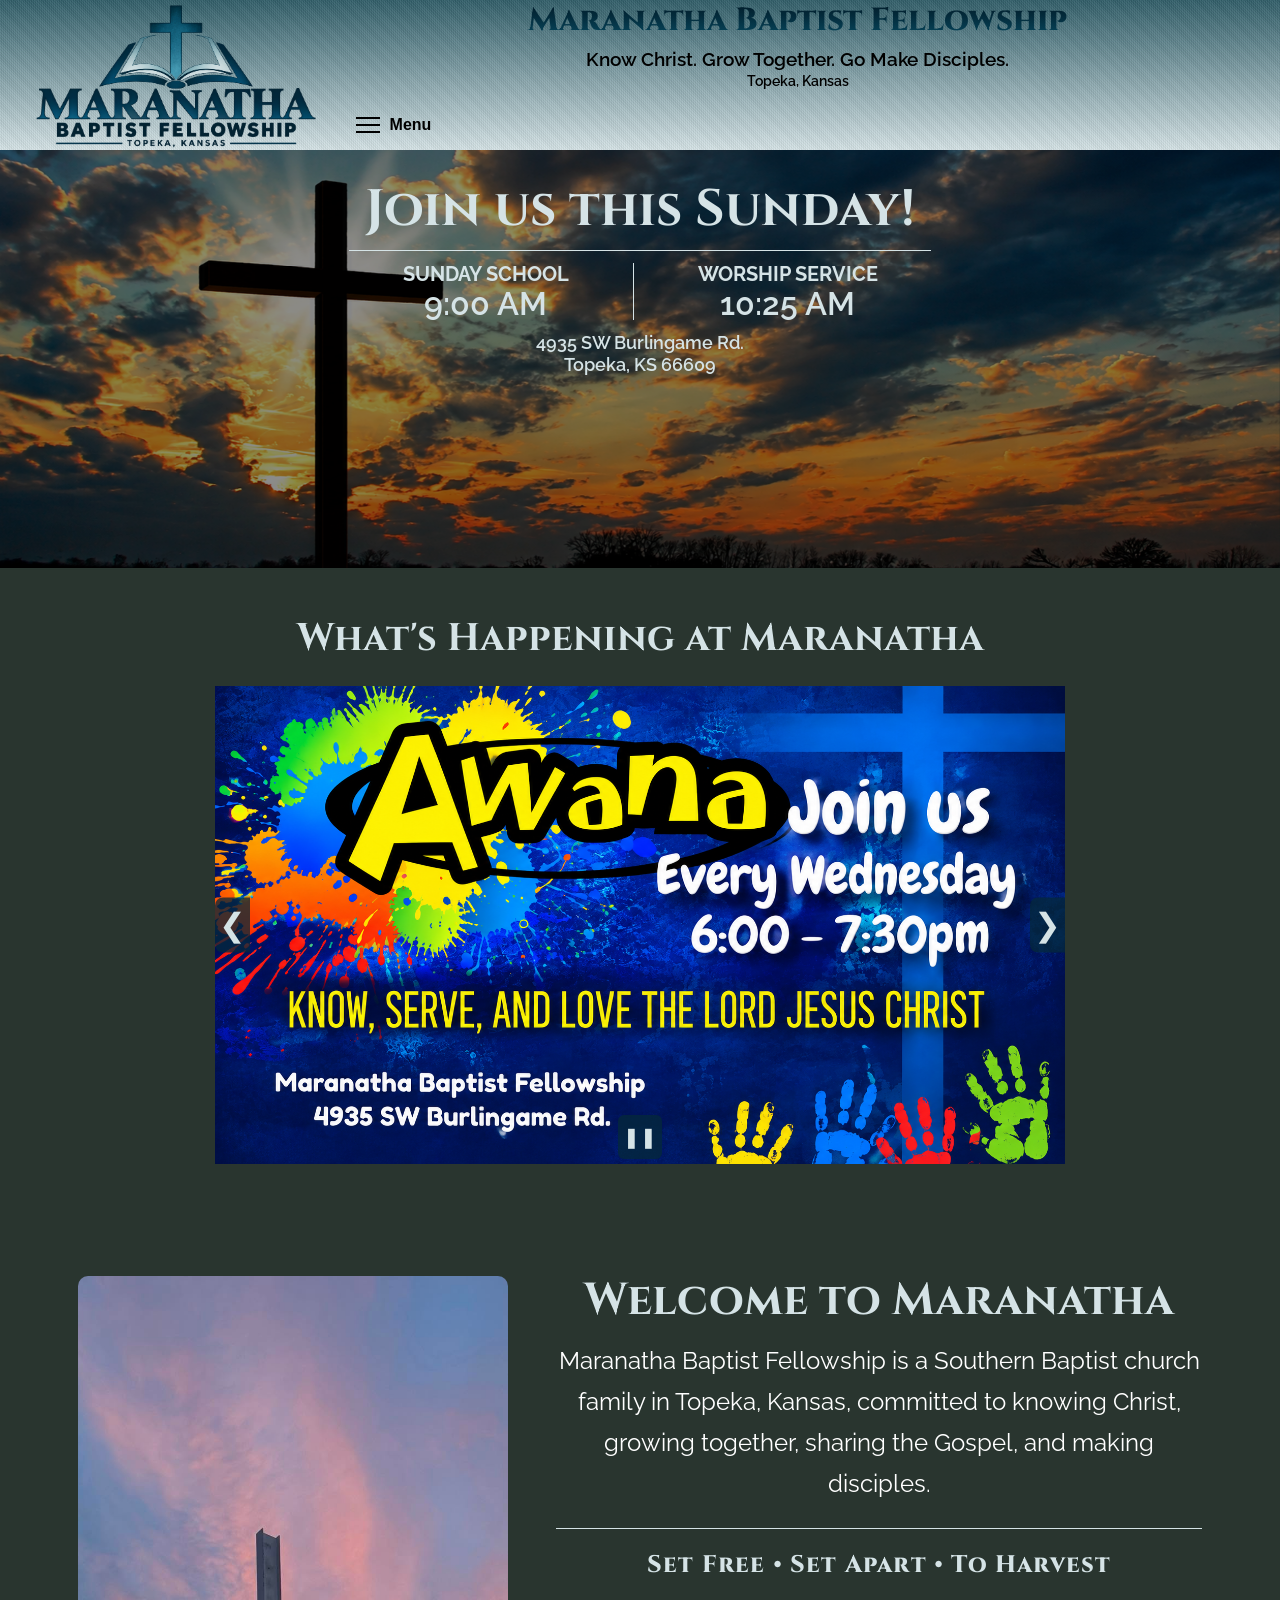
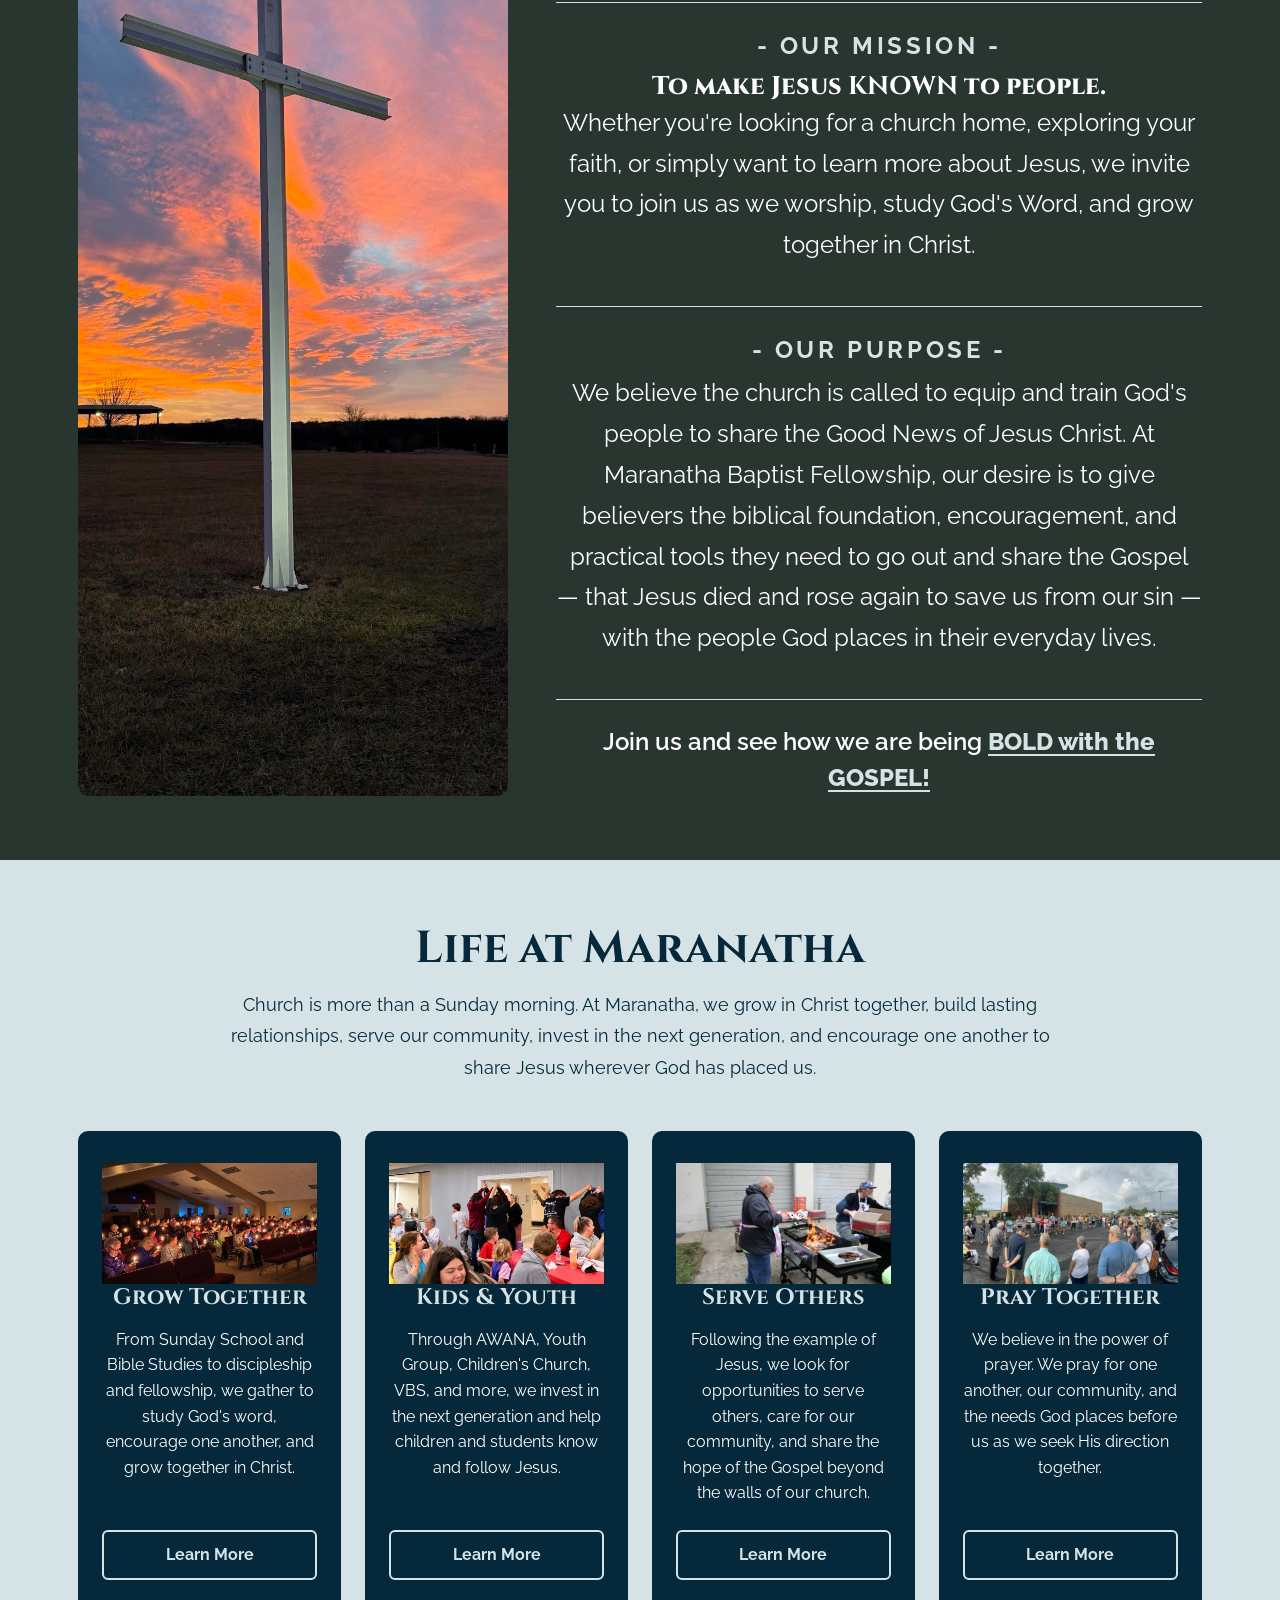
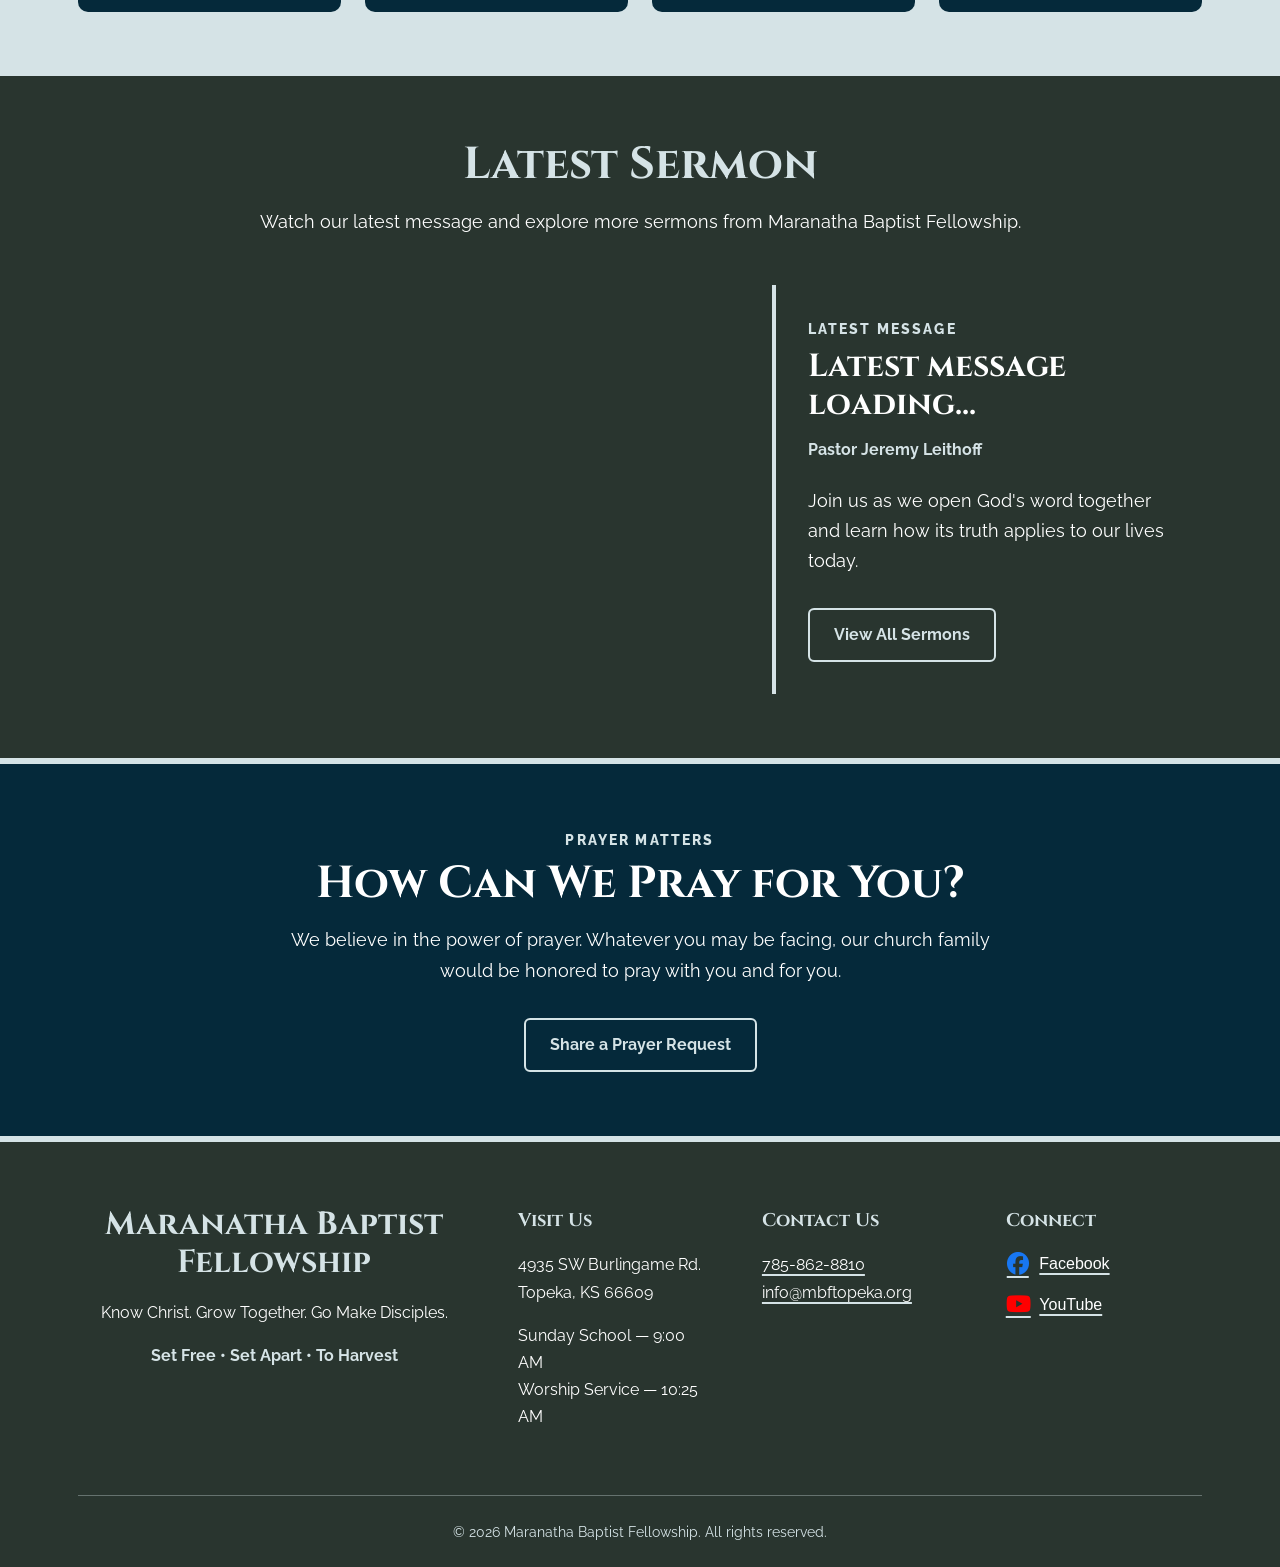
<file: index.html>
<!DOCTYPE html>
<html lang="en">
<head>
	<meta charset="UTF-8">
	<meta name="viewport" content="width=device-width, initial-scale=1.0">
	
	<link rel="preconnect" href="https://fonts.googleapis.com">
	<link rel="preconnect" href="https://fonts.gstatic.com" crossorigin>
	<link href="https://fonts.googleapis.com/css2?family=Raleway:wght@400;600;700;800&display=swap" rel="stylesheet">
	<link href="https://fonts.googleapis.com/css2?family=Cinzel:wght@800&display=swap" rel="stylesheet">
	<link rel="stylesheet" href="https://cdnjs.cloudflare.com/ajax/libs/font-awesome/6.7.2/css/all.min.css">
	<title>Maranatha Baptist Fellowship | Topeka, Kansas</title>
	
	<meta name="description" content="Maranatha Baptist Fellowship in Topeka, Kansas.">
	
	<link rel="stylesheet" href="css/styles.css">
</head>

<body>
	<header class="site-header">
    <div class="container">

        <a class="site-logo" href="index.html">
            <img
                src="Church Photos/Logo5.png"
                alt="Maranatha Baptist Fellowship"
            >
        </a>

        <div class="header-content">

            <div class="header-identity">
                <h1>Maranatha Baptist Fellowship</h1>

                <p class="header-message">
                    Know Christ. Grow Together. Go Make Disciples.
                </p>

                <p class="header-location">
                    Topeka, Kansas
                </p>
            </div>

            <div class="menu-wrapper">
				<button
					class="menu-toggle"
					type="button"
					aria-expanded="false"
					aria-controls="main-navigation"
				>
					<span class="menu-toggle-icon" aria-hidden="true"></span>
					<span class="menu-toggle-text">Menu</span>
				</button>
				<nav class="main-nav" id="main-navigation" aria-label="Main navigation">
					<ul>
						<li><a href="pages/new-here.html">New Here?</a></li>
						<li class="has-dropdown">
							<button 
								class="dropdown-toggle" 
								type="button"
								aria-expanded="false"
							>
								About
							</button>
							<ul class="dropdown">
								<li><a href="pages/leadership.html">Leadership</a></li>
								<li><a href="pages/our-beliefs.html">Our Beliefs</a></li>
								<li><a href="pages/contact.html">Contact Us</a></li>
							</ul>
						</li>
						<li class="has-dropdown adult-ministries-nav">
							<button 
								class="dropdown-toggle" 
								type="button"
								aria-expanded="false"
							>
								Adult Ministries
							</button>
							<ul class="dropdown">
								<li><a href="pages/mens-ministries.html">Men's Ministries</a></li>
								<li><a href="pages/womens-ministries.html">Women's Ministries</a></li>
							</ul>
						</li>
						<li class="has-dropdown children-youth-nav">
							<button 
								class="dropdown-toggle" 
								type="button"
								aria-expanded="false"
							>
								Children/Youth Ministries
							</button>
							<ul class="dropdown">
								<li><a href="pages/awana.html">AWANA</a></li>
								<li><a href="pages/youth-group.html">Youth Group</a></li>
							</ul>
						</li>
						<li class="has-dropdown">
							<button 
								class="dropdown-toggle" 
								type="button"
								aria-expanded="false"
							>
								Online Sermons
							</button>
							<ul class="dropdown">
								<li><a href="pages/video-sermons.html">Video Sermons</a></li>
								<li><a href="pages/mp3-sermons.html">MP3 Sermons</a></li>
							</ul>
						</li>
						<li><a href="pages/devotions.html">Devotions</a></li>
						<li class="has-dropdown">
							<button 
								class="dropdown-toggle" 
								type="button"
								aria-expanded="false"
							>
								Calendar &amp; Events
							</button>
							<ul class="dropdown">
								<li><a href="pages/calendar.html">Calendar</a></li>
								<li><a href="pages/events.html">Events</a></li>
							</ul>
						</li>
						<li><a href="pages/give.html">Give</a></li>
					</ul>
				</nav>
			</div>
		</div>
	</div>
</header>

	<main>		
<section class="visit">

    <img
        class="visit-background"
        src="Church Photos/Background5.png"
        alt=""
    >

    <div class="container">
        <h2>Join us this Sunday!</h2>
        
        <div class="service-info">				
            <div class="service-times">
                <div class="service">
                    <h3>Sunday School</h3>
                    <p>9:00 AM</p>
                </div>
            
                <div class="service">
                    <h3>Worship Service</h3>
                    <p>10:25 AM</p>
                </div>
            </div>

            <p class="service-address">
                4935 SW Burlingame Rd.<br>
                Topeka, KS 66609
            </p>
        </div>
    </div>

</section>
		
		<section class="featured">
			<div class="container">
				<h2>What's Happening at Maranatha</h2>
				
				<div class="featured-slider">
					
					<button
						class="slider-button slider-previous"
						type="button"
						aria-label="previous featured item"
					>
						&#10094;
					</button>
					
					<article class="featured-slide active">
						<a href="#" class="featured-slide-link">
							<img	
								src="Church Photos/Awana.png"
								alt="AWANA at Maranatha Baptist Fellowship"
							>
						</a>
					</article>
					
					<article class="featured-slide">
						<a href="#" class="featured-slide-link">
							<img	
								src="Church Photos/YouthGroup.png"
								alt="Youth Group at Maranatha Baptist Fellowship"
							>
						</a>
					</article>
					
					<article class="featured-slide">
						<a href="#" class="featured-slide-link">
							<img	
								src="Church Photos/MensBibleStudy.png"
								alt="Men's Bible Study at Maranatha Baptist Fellowship"
							>
						</a>
					</article>
					
					<article class="featured-slide">
						<a href="#" class="featured-slide-link">
							<img	
								src="Church Photos/WomensBibleStudy.png"
								alt="Women's Bible Study at Maranatha Baptist Fellowship"
							>
						</a>
					</article>
										
					<button
						class="slider-button slider-next"
						type="button"
						aria-label="Next featured item"
					>
						&#10095;
					</button>
					
					<button
						class="slider-pause"
						type="button"
						aria-label="Pause featured items"
					>
					
						<span aria-hidden="true">&#10074;&#10074;</span>
					</button>
				</div>
			</div>
		</section>
		
		<section class="welcome">
			<div class="container">
				<div class="welcome-image">
					<img
						src="Church Photos/Church1.jpg"
						alt="Maranatha Baptist Fellowship in Topeka, Kansas"
					>
				</div>
				
				<div class="welcome-content">
					<h2>Welcome to Maranatha</h2>
				
					<p>
						Maranatha Baptist Fellowship is a Southern Baptist church family in Topeka, Kansas,
						committed to knowing Christ, growing together, sharing the Gospel, and making disciples.
					</p>
				
					<p class="welcome-motto">
						Set Free &bull; Set Apart &bull; To Harvest
					</p>
				
					<div class="welcome-mission">
						<h3>- Our Mission -</h3>
				
						<p>
							To make Jesus <strong>KNOWN</strong> to people.
						</p>
					</div>
				
					<p class="welcome-invitation">
						Whether you're looking for a church home, exploring your faith, or simply want to learn more about Jesus,
						we invite you to join us as we worship, study God's Word, and grow together in Christ.
					</p>
				
					<div class="welcome-purpose">
						<h3>- Our Purpose -</h3>
				
						<p>
							We believe the church is called to equip and train God's people to share the Good News of Jesus Christ.
							At Maranatha Baptist Fellowship, our desire is to give believers the biblical foundation, encouragement,
							and practical tools they need to go out and share the Gospel — that Jesus died and rose again to save us
							from our sin — with the people God places in their everyday lives.
						</p>
					</div>
					
					<p class="welcome-bold">
						Join us and see how we are being
						<strong><u>BOLD with the GOSPEL!</u></strong>
					</p>
				
				</div>
			</div>
		</section>
		
		<section class="church-life">
			<div class="container">
				<div class="church-life-intro">
					<h2>Life at Maranatha</h2>
					
					<p>
						Church is more than a Sunday morning. At Maranatha, we grow in Christ together, build lasting relationships, serve our community, invest in the next generation, and encourage one another to share Jesus wherever God has placed us.
					</p>
				</div>
				
				<div class="church-life-grid">
					<article class="church-life-card">
						<img
							class="church-life-image"
							src="Church Photos/GrowTogether.png"
							alt="Maranatha Baptist Fellowship gathered together for a candlelight service"
						>
						<h3>Grow Together</h3>
						<p>
						From Sunday School and Bible Studies to discipleship and fellowship, we gather to 
						study God's word, encourage one another, and grow together in Christ.
						</p>
						<a href="#">Learn More</a>
					</article>
					<article class="church-life-card">
						<img
							class="church-life-image"
							src="Church Photos/KidsYouth.png"
							alt="Children and adults participating in an activity at Maranatha Baptist Fellowship"
						>
						<h3>Kids &amp; Youth</h3>
						<p>
							Through AWANA, Youth Group, Children's Church, VBS, and more, we invest
							in the next generation and help children and students know and follow Jesus.
						</p>
						<a href="#">Learn More</a>
					</article>
						
					<article class="church-life-card">
						<img
							class="church-life-image"
							src="Church Photos/ServeOthers.png"
							alt="Maranatha Baptist Fellowship members serving food at a local community fall festival"
						>
						<h3>Serve Others</h3>
						<p>
							Following the example of Jesus, we look for opportunities to serve others,
							care for our community, and share the hope of the Gospel beyond the walls
							of our church.
						</p>
						<a href="#">Learn More</a>
					</article>
				
					<article class="church-life-card">
						<img
							class="church-life-image"
							src="Church Photos/PrayTogether.png"
							alt="Maranatha Baptist Fellowship members gathered outside a local high school to pray for area schools"
						>
						<h3>Pray Together</h3>
						<p>
							We believe in the power of prayer. We pray for one another, our community,
							and the needs God places before us as we seek His direction together.
						</p>
						<a href="#">Learn More</a>
					</article>
				</div>
			</div>
		</section>
		
		<section class="latest-sermon">
			<div class="container">
				<div class="latest-sermon-heading">
					<h2>Latest Sermon</h2>
					
					<p>
						Watch our latest message and explore more sermons from Maranatha Baptist Fellowship.
					</p>
				</div>
				
				<div class="latest-sermon-content">
					<div class="sermon-video">
						<iframe
							id="sermon-player"
							src="https://www.youtube.com/embed/videoseries?list=UUDqfZ13zDIUlPIBi_HJVPEg&enablejsapi=1"
							title="Maranatha Baptist Fellowship latest sermons"
							allow="accelerometer; autoplay; clipboard-write; encrypted-media; gyroscope; picture-in-picture; web-share"
							allowfullscreen>
						</iframe>
					</div>
					
					<div class="sermon-details">
						<p class="sermon-label">Latest Message</p>
						
						<h3 id="sermon-title">Latest message loading...</h3>
						
						<p class="sermon-meta">
							Pastor Jeremy Leithoff
						</p>
						
						<p class="sermon-description">
							Join us as we open God's word together and learn how its truth applies to our lives today.
						</p>
						
						<a class="sermon-button" href="pages/video-sermons.html">
							View All Sermons
						</a>
					</div>
				</div>
			</div>
		</section>
		
		<section class="prayer">
			<div class="container">
				<div class="prayer-content">
					<p class="prayer-label">Prayer Matters</p>
		
					<h2>How Can We Pray for You?</h2>
		
					<p class="prayer-message">
						We believe in the power of prayer. Whatever you may be facing,
						our church family would be honored to pray with you and for you.
					</p>
		
					<a class="prayer-button" href="pages/prayer-request.html">
						Share a Prayer Request
					</a>
				</div>
			</div>
		</section>
		
	</main>
	
<footer class="site-footer">
    <div class="container">
        <div class="footer-grid">

            <div class="footer-about">
                <h2>Maranatha Baptist Fellowship</h2>

                <p>
                    Know Christ. Grow Together. Go Make Disciples.
                </p>

                <p class="footer-motto">
                    Set Free &bull; Set Apart &bull; To Harvest
                </p>
            </div>

            <div class="footer-visit">
                <h3>Visit Us</h3>

                <address>
                    4935 SW Burlingame Rd.<br>
                    Topeka, KS 66609
                </address>

                <p>
                    Sunday School &mdash; 9:00 AM<br>
                    Worship Service &mdash; 10:25 AM
                </p>
            </div>

            <div class="footer-contact">
                <h3>Contact Us</h3>

                <p>
                    <a href="tel:+17858628810">785-862-8810</a><br>
                    <a href="mailto:info@mbftopeka.org">info@mbftopeka.org</a>
                </p>
            </div>

            <div class="footer-connect">
                <h3>Connect</h3>

                <ul>
                    <li>
                        <a href="https://www.facebook.com/mbftopeka">
                            <i class="fa-brands fa-facebook" aria-hidden="true"></i>
							Facebook
                        </a>
                    </li>

                    <li>
                        <a href="https://www.youtube.com/channel/UCDqfZ13zDIUlPIBi_HJVPEg">
                            <i class="fa-brands fa-youtube" aria-hidden="true"></i>
							YouTube
                        </a>
                    </li>
                </ul>
            </div>

        </div>

        <div class="footer-bottom">
            <p>
                &copy; <span id="current-year"></span>
                Maranatha Baptist Fellowship. All rights reserved.
            </p>
        </div>
    </div>
</footer>
	<script src="js/main.js"></script>
	<script src="https://www.youtube.com/iframe_api"></script>
</body>
</html>
</file>
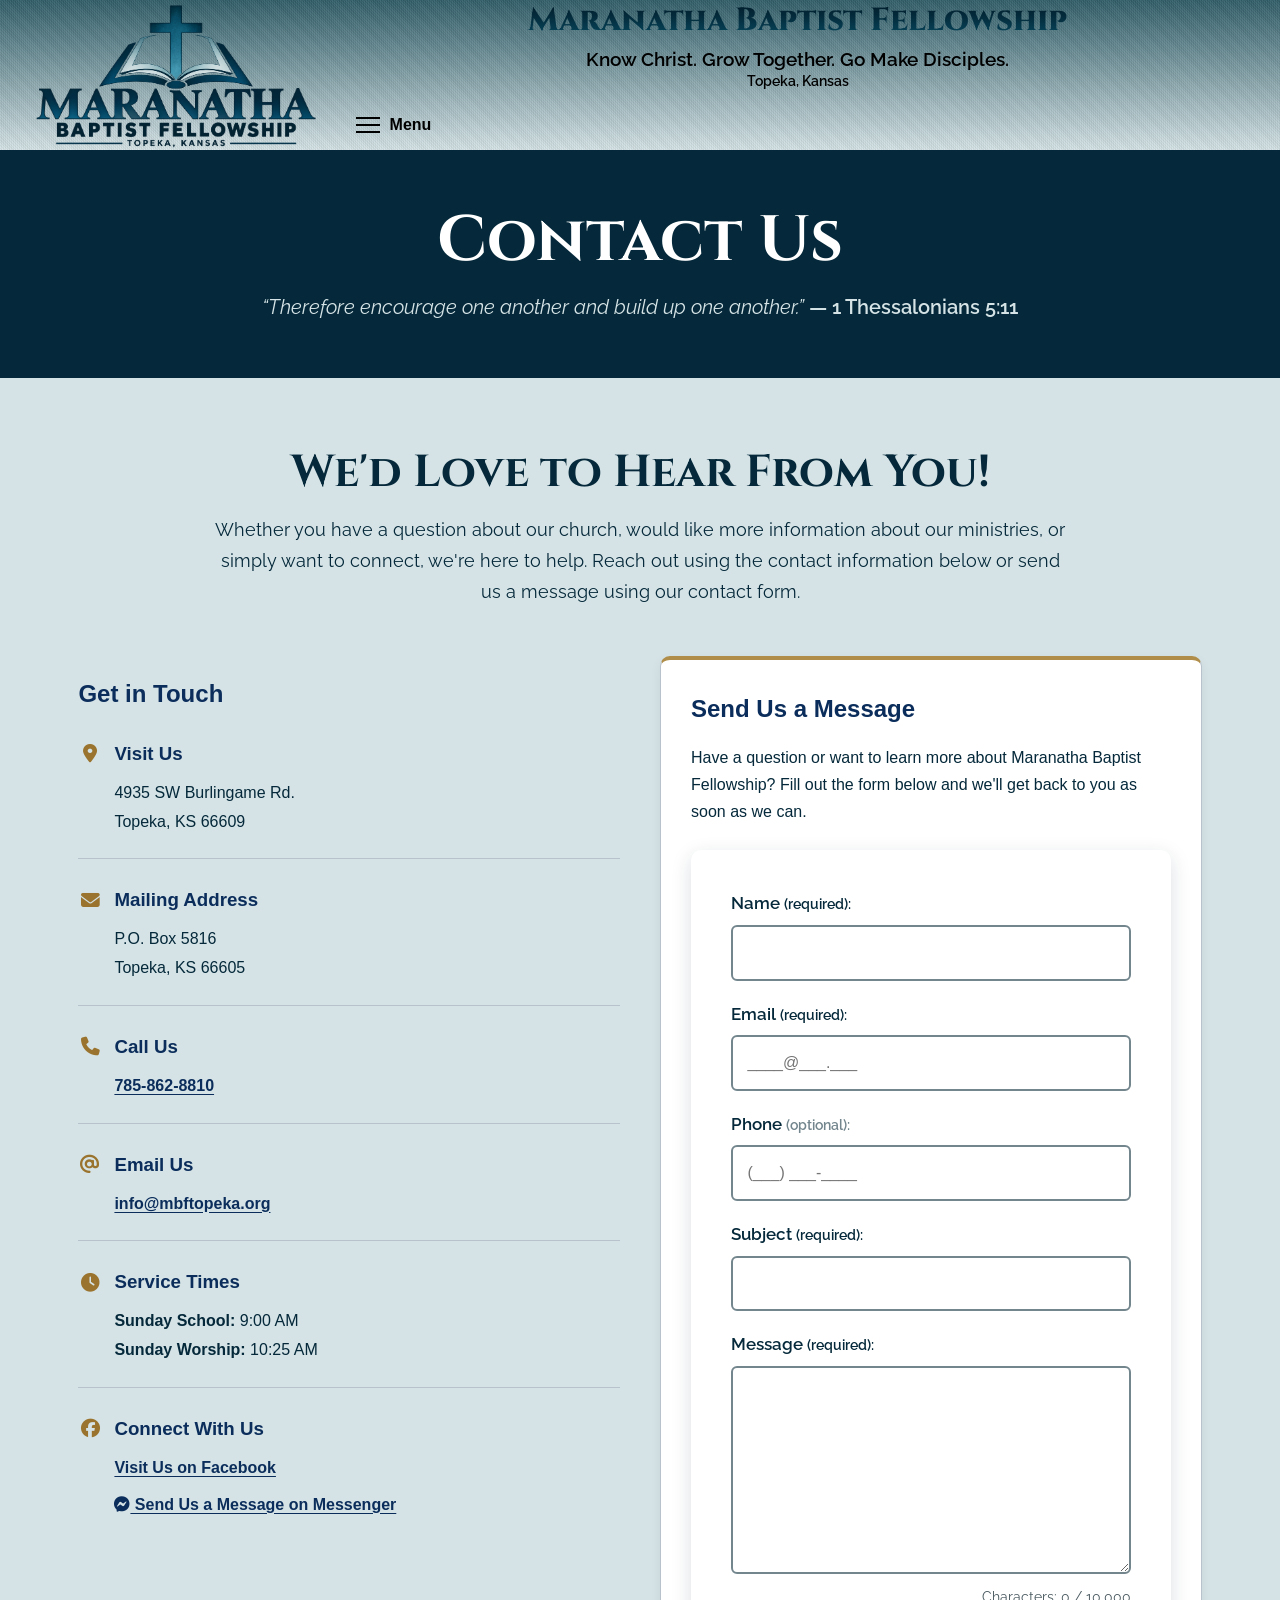
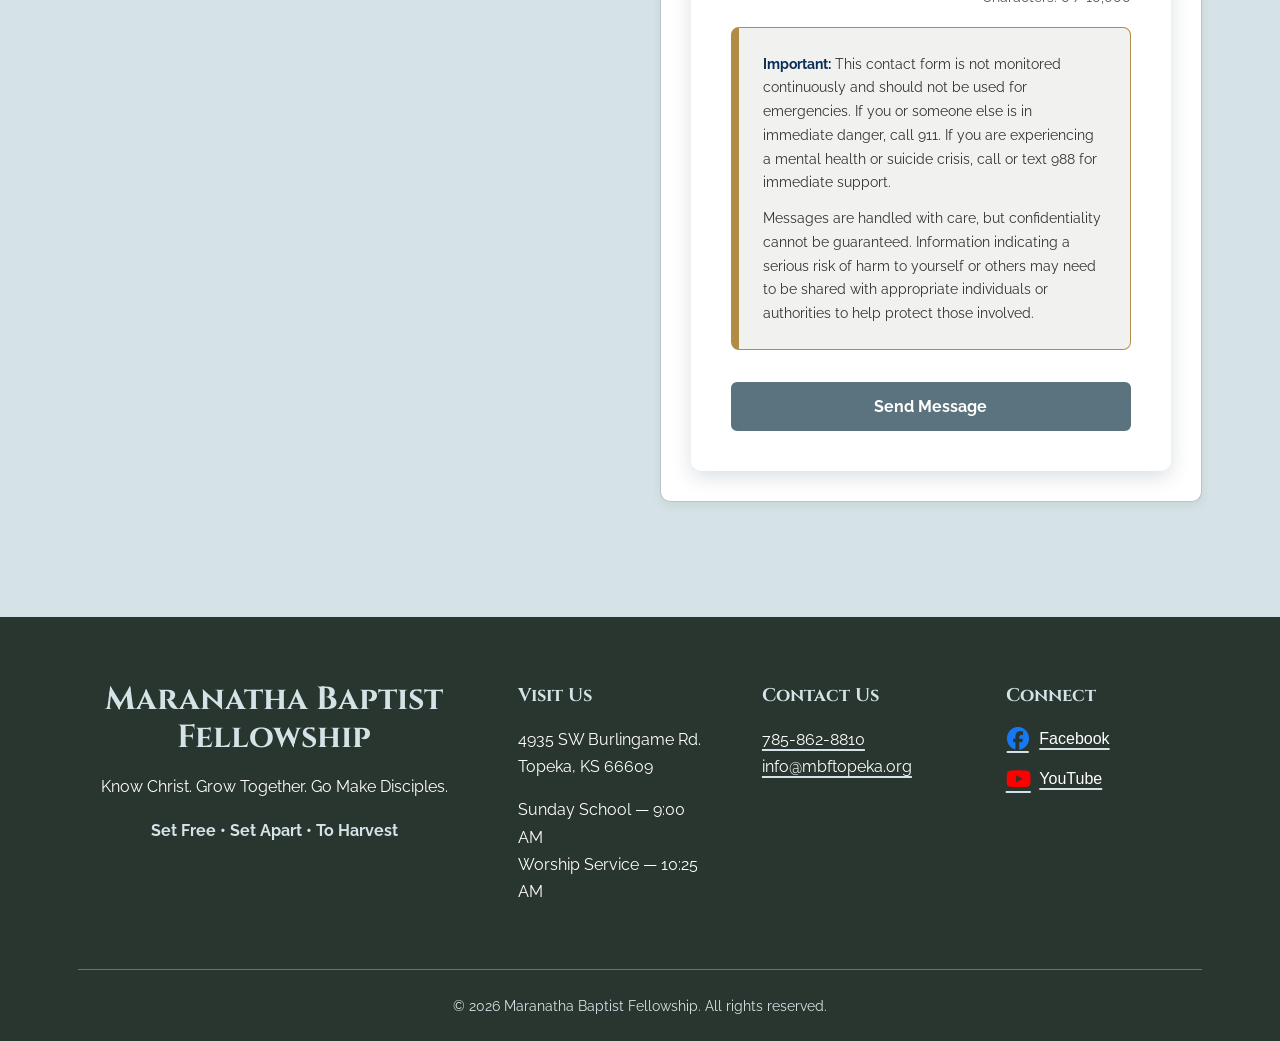
<file: pages/contact.html>
<!DOCTYPE html>
<html lang="en">
<head>
	<meta charset="UTF-8">
	<meta name="viewport" content="width=device-width, initial-scale=1.0">
	
	<link rel="preconnect" href="https://fonts.googleapis.com">
	<link rel="preconnect" href="https://fonts.gstatic.com" crossorigin>
	<link href="https://fonts.googleapis.com/css2?family=Raleway:wght@400;600;700;800&display=swap" rel="stylesheet">
	<link href="https://fonts.googleapis.com/css2?family=Cinzel:wght@800&display=swap" rel="stylesheet">
	<link rel="stylesheet" href="https://cdnjs.cloudflare.com/ajax/libs/font-awesome/6.7.2/css/all.min.css">
	<title>Contact Us | Maranatha Baptist Fellowship</title>

	<meta name="description" content="Get in touch with Maranatha Baptist Fellowship in Topeka, Kansas. Find our location, phone number, email address, or send us a message.">
	
	<link rel="stylesheet" href="../css/styles.css">
</head>

<body>
	<header class="site-header">
    <div class="container">

        <a class="site-logo" href="../index.html">
            <img
                src="../Church Photos/Logo5.png"
                alt="Maranatha Baptist Fellowship"
            >
        </a>

        <div class="header-content">

            <div class="header-identity">
                <h1>Maranatha Baptist Fellowship</h1>

                <p class="header-message">
                    Know Christ. Grow Together. Go Make Disciples.
                </p>

                <p class="header-location">
                    Topeka, Kansas
                </p>
            </div>

            <div class="menu-wrapper">
				<button
					class="menu-toggle"
					type="button"
					aria-expanded="false"
					aria-controls="main-navigation"
				>
					<span class="menu-toggle-icon" aria-hidden="true"></span>
					<span class="menu-toggle-text">Menu</span>
				</button>
				<nav class="main-nav" id="main-navigation" aria-label="Main navigation">
					<ul>
						<li><a href="new-here.html">New Here?</a></li>
						<li class="has-dropdown">
							<button 
								class="dropdown-toggle" 
								type="button"
								aria-expanded="false"
							>
								About
							</button>
							<ul class="dropdown">
								<li><a href="leadership.html">Leadership</a></li>
								<li><a href="our-beliefs.html">Our Beliefs</a></li>
								<li><a href="contact.html">Contact Us</a></li>
							</ul>
						</li>
						<li class="has-dropdown adult-ministries-nav">
							<button 
								class="dropdown-toggle" 
								type="button"
								aria-expanded="false"
							>
								Adult Ministries
							</button>
							<ul class="dropdown">
								<li><a href="mens-ministries.html">Men's Ministries</a></li>
								<li><a href="womens-ministries.html">Women's Ministries</a></li>
							</ul>
						</li>
						<li class="has-dropdown children-youth-nav">
							<button 
								class="dropdown-toggle" 
								type="button"
								aria-expanded="false"
							>
								Children/Youth Ministries
							</button>
							<ul class="dropdown">
								<li><a href="awana.html">AWANA</a></li>
								<li><a href="youth-group.html">Youth Group</a></li>
							</ul>
						</li>
						<li class="has-dropdown">
							<button 
								class="dropdown-toggle" 
								type="button"
								aria-expanded="false"
							>
								Online Sermons
							</button>
							<ul class="dropdown">
								<li><a href="video-sermons.html">Video Sermons</a></li>
								<li><a href="mp3-sermons.html">MP3 Sermons</a></li>
							</ul>
						</li>
						<li><a href="pages/devotions.html">Devotions</a></li>
						<li class="has-dropdown">
							<button 
								class="dropdown-toggle" 
								type="button"
								aria-expanded="false"
							>
								Calendar &amp; Events
							</button>
							<ul class="dropdown">
								<li><a href="calendar.html">Calendar</a></li>
								<li><a href="events.html">Events</a></li>
							</ul>
						</li>
						<li><a href="give.html">Give</a></li>
					</ul>
				</nav>
			</div>
		</div>
	</div>
</header>

<main>
	<section class="page-hero">
		<div class="container">
			<h1>Contact Us</h1>
	
			<p class="page-scripture">
				&ldquo;Therefore encourage one another and build up one another.&rdquo;
				<span>&mdash; 1 Thessalonians 5:11</span>
			</p>
		</div>
	</section>
	
	<section class="page-content" id="contact-content">
		<div class="container">
			
			<div class="page-intro">
				<h2>We'd Love to Hear From You!</h2>
			
				<p>
					Whether you have a question about our church, would like
					more information about our ministries, or simply want to
					connect, we're here to help. Reach out using the contact
					information below or send us a message using our contact form.
				</p>
			</div>
			
			<div class="contact-layout">

				<div class="contact-information">

					<h2>Get in Touch</h2>
			
					<div class="contact-details">
			
						<div class="contact-detail">
							<h3>
								<i class="fa-solid fa-location-dot" aria-hidden="true"></i>
								Visit Us
							</h3>
							<address>
								4935 SW Burlingame Rd.<br>
								Topeka, KS 66609
							</address>
						</div>
				
						<div class="contact-detail">
							<h3>
								<i class="fa-solid fa-envelope" aria-hidden="true"></i>
								Mailing Address
							</h3>
							<address>
								P.O. Box 5816<br>
								Topeka, KS 66605
							</address>
						</div>
				
						<div class="contact-detail">
							<h3>
								<i class="fa-solid fa-phone" aria-hidden="true"></i>
								Call Us
							</h3>
							<p>
								<a href="tel:+17858628810">785-862-8810</a>
							</p>
						</div>
				
						<div class="contact-detail">
							<h3>
								<i class="fa-solid fa-at" aria-hidden="true"></i>
								Email Us
							</h3>
							<p>
								<a href="mailto:info@mbftopeka.org">
									info@mbftopeka.org
								</a>
							</p>
						</div>
						<div class="contact-detail">
							<h3>
								<i class="fa-solid fa-clock" aria-hidden="true"></i>
								Service Times
							</h3>
							<p>
								<strong>Sunday School:</strong> 9:00 AM<br>
								<strong>Sunday Worship:</strong> 10:25 AM
							</p>
						</div>
						
						<div class="contact-detail">
							<h3>
								<i class="fa-brands fa-facebook" aria-hidden="true"></i>
								Connect With Us
							</h3>
							<p>
								<a href="https://www.facebook.com/mbftopeka">
									Visit Us on Facebook
								</a>
							</p>
							<p>
								<a href="https://m.me/mbftopeka">
									<i class="fa-brands fa-facebook-messenger" aria-hidden="true"></i>
									Send Us a Message on Messenger
								</a>
							</p>
						</div>
					</div>
			
				</div>
				<div class="contact-form-column">
						<div class="form-success" id="contact-form-success" role="status" hidden>
						<h3>Thank You for Contacting Us!</h3>
						<p>
							Your message has been submitted. Thank you for reaching out
							to Maranatha Baptist Fellowship. We'll respond as soon as we can.
						</p>
					</div>
					
					<div class="form-error" id="contact-form-error" role="alert" hidden>
						<h3>We Couldn't Submit Your Message</h3>
						<p>
							Something went wrong while trying to submit your message.
							Your information has not been cleared. Please try again.
						</p>
					</div>
					<h2>Send Us a Message</h2>
				
					<p>
						Have a question or want to learn more about Maranatha
						Baptist Fellowship? Fill out the form below and
						we'll get back to you as soon as we can.
					</p>
				
					<form id="contact-form" class="contact-form">
				
						<div class="form-honeypot" aria-hidden="true">
							<label for="contact-website">Leave this field blank</label>
							<input
								type="hidden"
								id="contact-website"
								name="website"
								tabindex="-1"
								autocomplete="off"
							>
						</div>
				
						<div class="form-group">
							<label for="contact-name">Name <span class="required">(required):</span></label>
							<input
								type="text"
								id="contact-name"
								name="name"
								maxlength="100"
								autocomplete="name"
								required
							>
						</div>
				
						<div class="form-group">
							<label for="contact-email">Email <span class="required">(required):</span></label>
							<input
								type="email"
								placeholder="____@___.___"
								id="contact-email"
								name="email"
								maxlength="254"
								autocomplete="email"
								required
							>
						</div>
				
						<div class="form-group">
							<label for="contact-phone">Phone <span class="optional">(optional):</span></label>
							<input
								type="tel"
								id="contact-phone"
								name="phone"
								placeholder="(___) ___-____"
								maxlength="14"
								pattern="\([0-9]{3}\) [0-9]{3}-[0-9]{4}"
								title="Enter a 10-digit phone number, such as (785) 555-1234"
								inputmode="tel"
								autocomplete="tel"
							>
						</div>
				
						<div class="form-group">
							<label for="contact-subject">Subject <span class="required">(required):</span></label>
							<input
								type="text"
								id="contact-subject"
								name="subject"
								maxlength="150"
								required
							>
						</div>
				
						<div class="form-group">
							<label for="contact-message">Message <span class="required">(required):</span></label>
							<textarea
								id="contact-message"
								name="message"
								rows="7"
								maxlength="10000"
								aria-describedby="contact-message-counter"
								required
							></textarea>
							<p class="character-counter" id="contact-message-counter">
								Characters: <span id="contact-message-count">0 / 10,000</span>
							</p>
						</div>
						<div class="prayer-alert prayer-crisis-alert" id="contact-crisis-alert" role="alert" hidden>
							<h3>Please Reach Out for Immediate Support</h3>
							<p>
							<p>
								You don't have to face a crisis alone. If you or someone you know
								is thinking about suicide or self-harm, please call or text
								<strong>988</strong> to connect with the 988 Suicide & Crisis Lifeline.
								If anyone is in immediate danger, call <strong>911</strong> or go
								to the nearest emergency department.
							</p>
							<p>
								Prayer requests are not monitored continuously and should not
								be used to seek emergency assistance.
							</p>
							</p>
						</div>
						
						<div class="prayer-alert prayer-violence-alert" id="contact-violence-alert" role="alert" hidden>
							<h3>Important Information About Confidentiality</h3>
							<p>
								We take concerns about anyone's safety seriously. Information indicating an imminent risk of serious 
								harm to any person may be shared with appropriate church leadership, emergency services, or law 
								enforcement when necessary to protect someone's safety.
							</p>
							<p>
								If you or someone else is in immediate danger, please call
								<strong>911</strong>.
							</p>
						</div>
						<div class="contact-safety-notice">
							<p>
								<strong>Important:</strong> This contact form is not monitored
								continuously and should not be used for emergencies.
								If you or someone else is in immediate danger, call 911.
								If you are experiencing a mental health or suicide crisis,
								call or text 988 for immediate support.
							</p>
						
							<p>
								Messages are handled with care, but confidentiality cannot
								be guaranteed. Information indicating a serious risk of
								harm to yourself or others may need to be shared with
								appropriate individuals or authorities to help protect
								those involved.
							</p>
						</div>
						<button class="form-submit" type="submit" disabled>
							Send Message
						</button>
				
					</form>
				
				</div>
			</div>
		</div>
	</section>
</main>
	
<footer class="site-footer">
    <div class="container">
        <div class="footer-grid">

            <div class="footer-about">
                <h2>Maranatha Baptist Fellowship</h2>

                <p>
                    Know Christ. Grow Together. Go Make Disciples.
                </p>

                <p class="footer-motto">
                    Set Free &bull; Set Apart &bull; To Harvest
                </p>
            </div>

            <div class="footer-visit">
                <h3>Visit Us</h3>

                <address>
                    4935 SW Burlingame Rd.<br>
                    Topeka, KS 66609
                </address>

                <p>
                    Sunday School &mdash; 9:00 AM<br>
                    Worship Service &mdash; 10:25 AM
                </p>
            </div>

            <div class="footer-contact">
                <h3>Contact Us</h3>

                <p>
                    <a href="tel:+17858628810">785-862-8810</a><br>
                    <a href="mailto:info@mbftopeka.org">info@mbftopeka.org</a>
                </p>
            </div>

            <div class="footer-connect">
                <h3>Connect</h3>

                <ul>
                    <li>
                        <a href="https://www.facebook.com/mbftopeka">
                            <i class="fa-brands fa-facebook" aria-hidden="true"></i>
							Facebook
                        </a>
                    </li>

                    <li>
                        <a href="https://www.youtube.com/channel/UCDqfZ13zDIUlPIBi_HJVPEg">
                            <i class="fa-brands fa-youtube" aria-hidden="true"></i>
							YouTube
                        </a>
                    </li>
                </ul>
            </div>

        </div>

        <div class="footer-bottom">
            <p>
                &copy; <span id="current-year"></span>
                Maranatha Baptist Fellowship. All rights reserved.
            </p>
        </div>
    </div>
</footer>
	<script src="../js/main.js"></script>
</body>
</html>
</file>
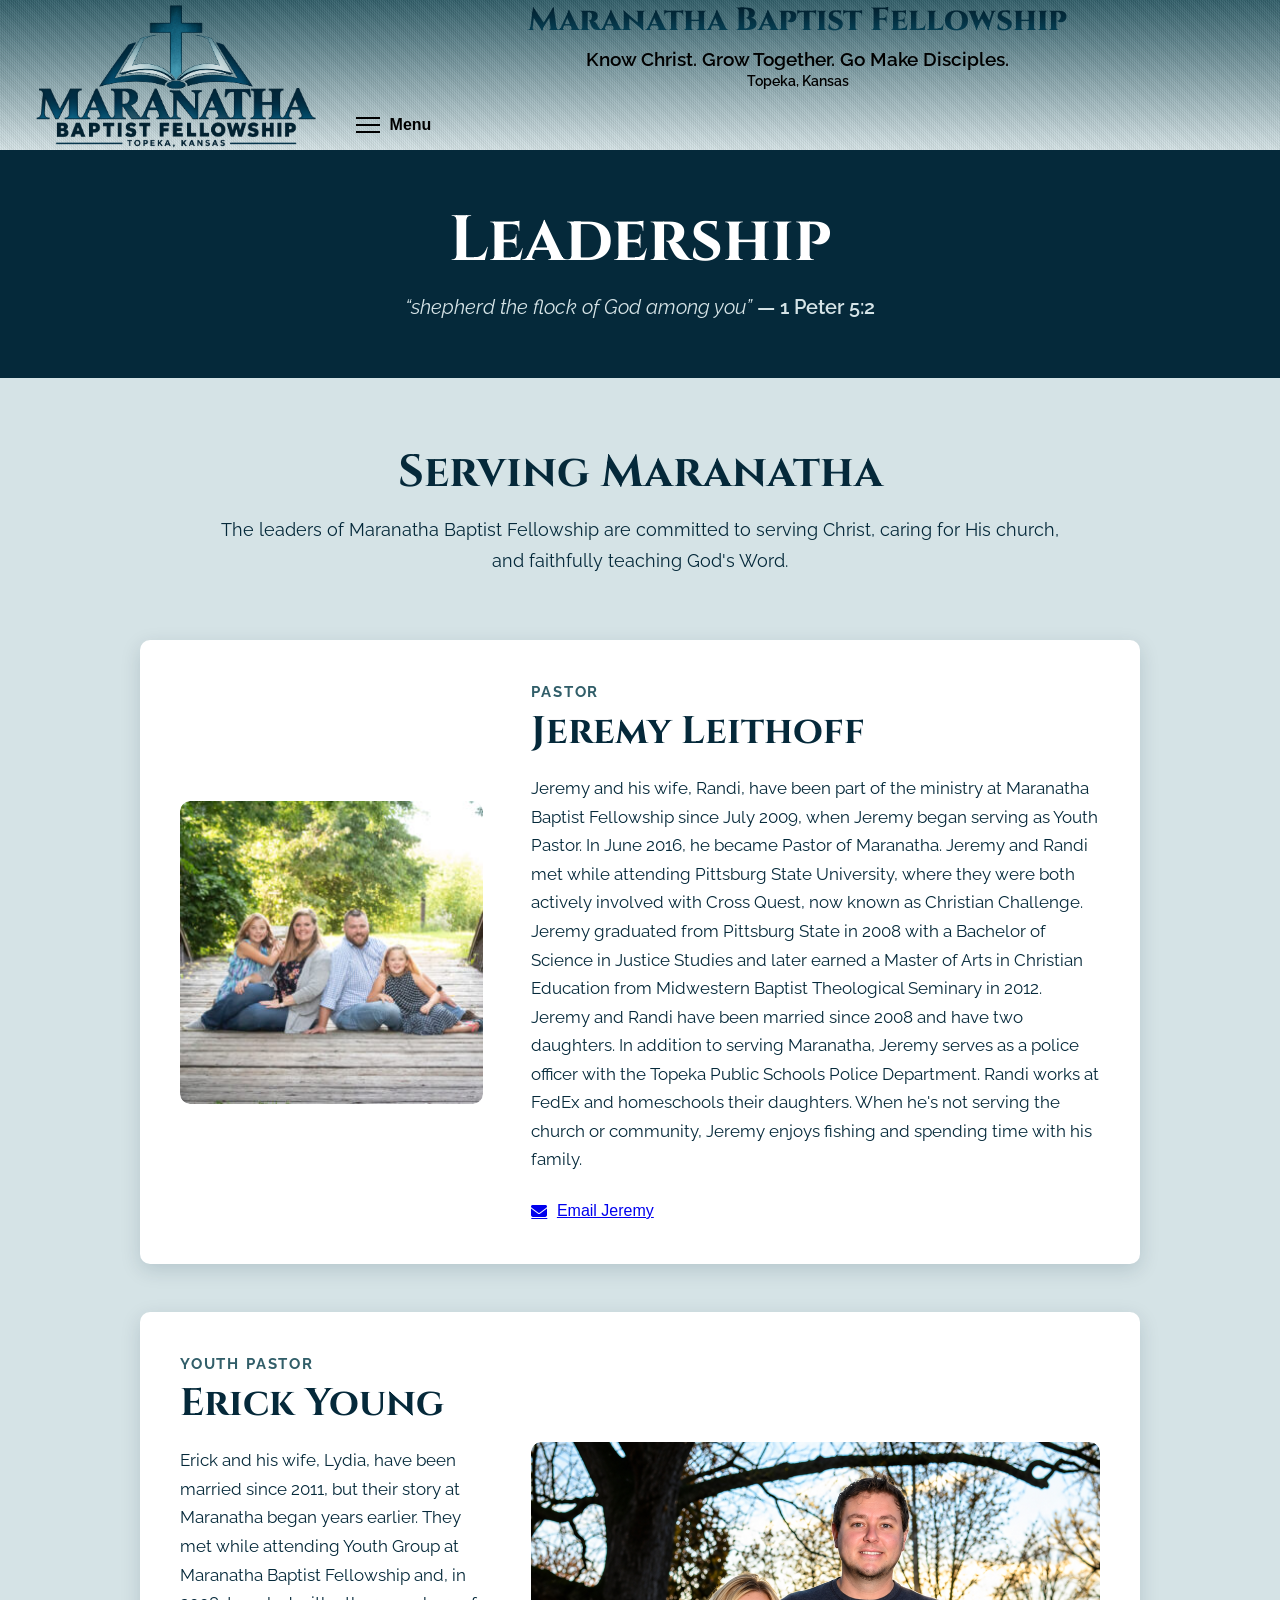
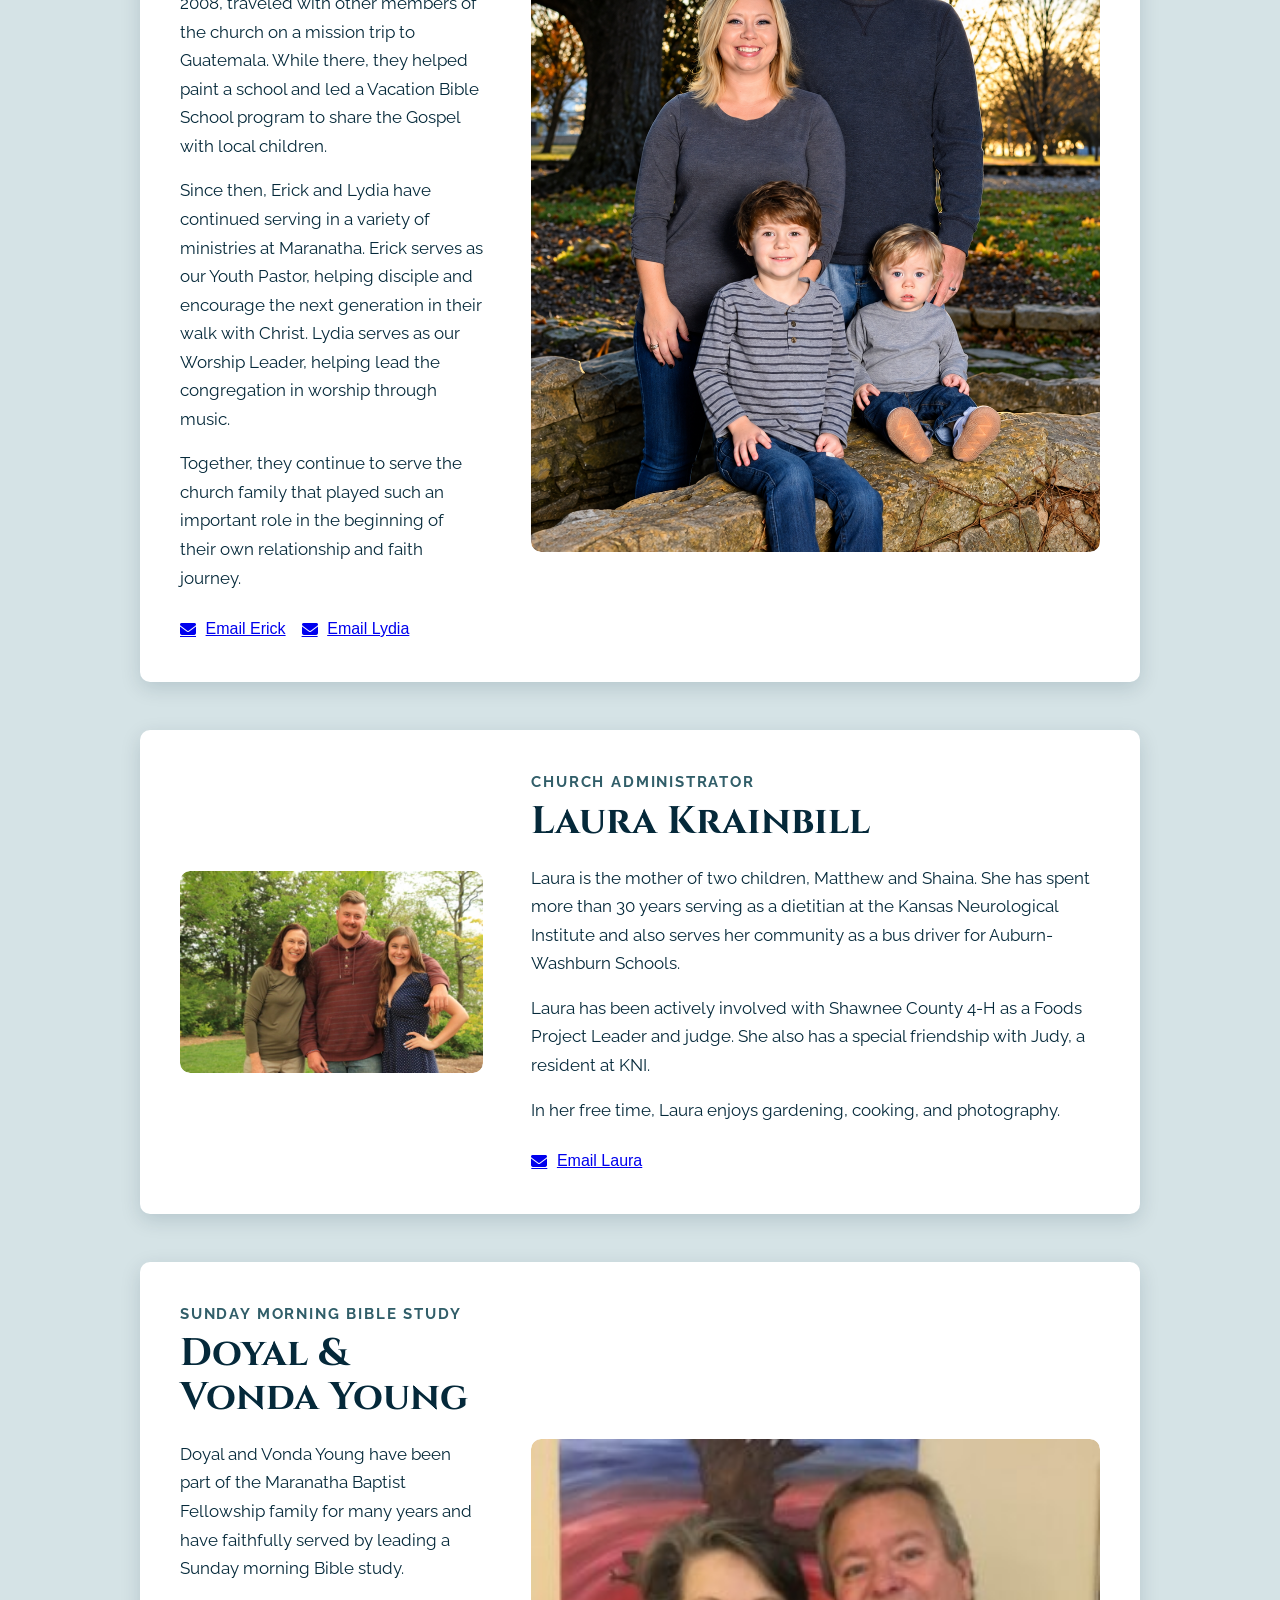
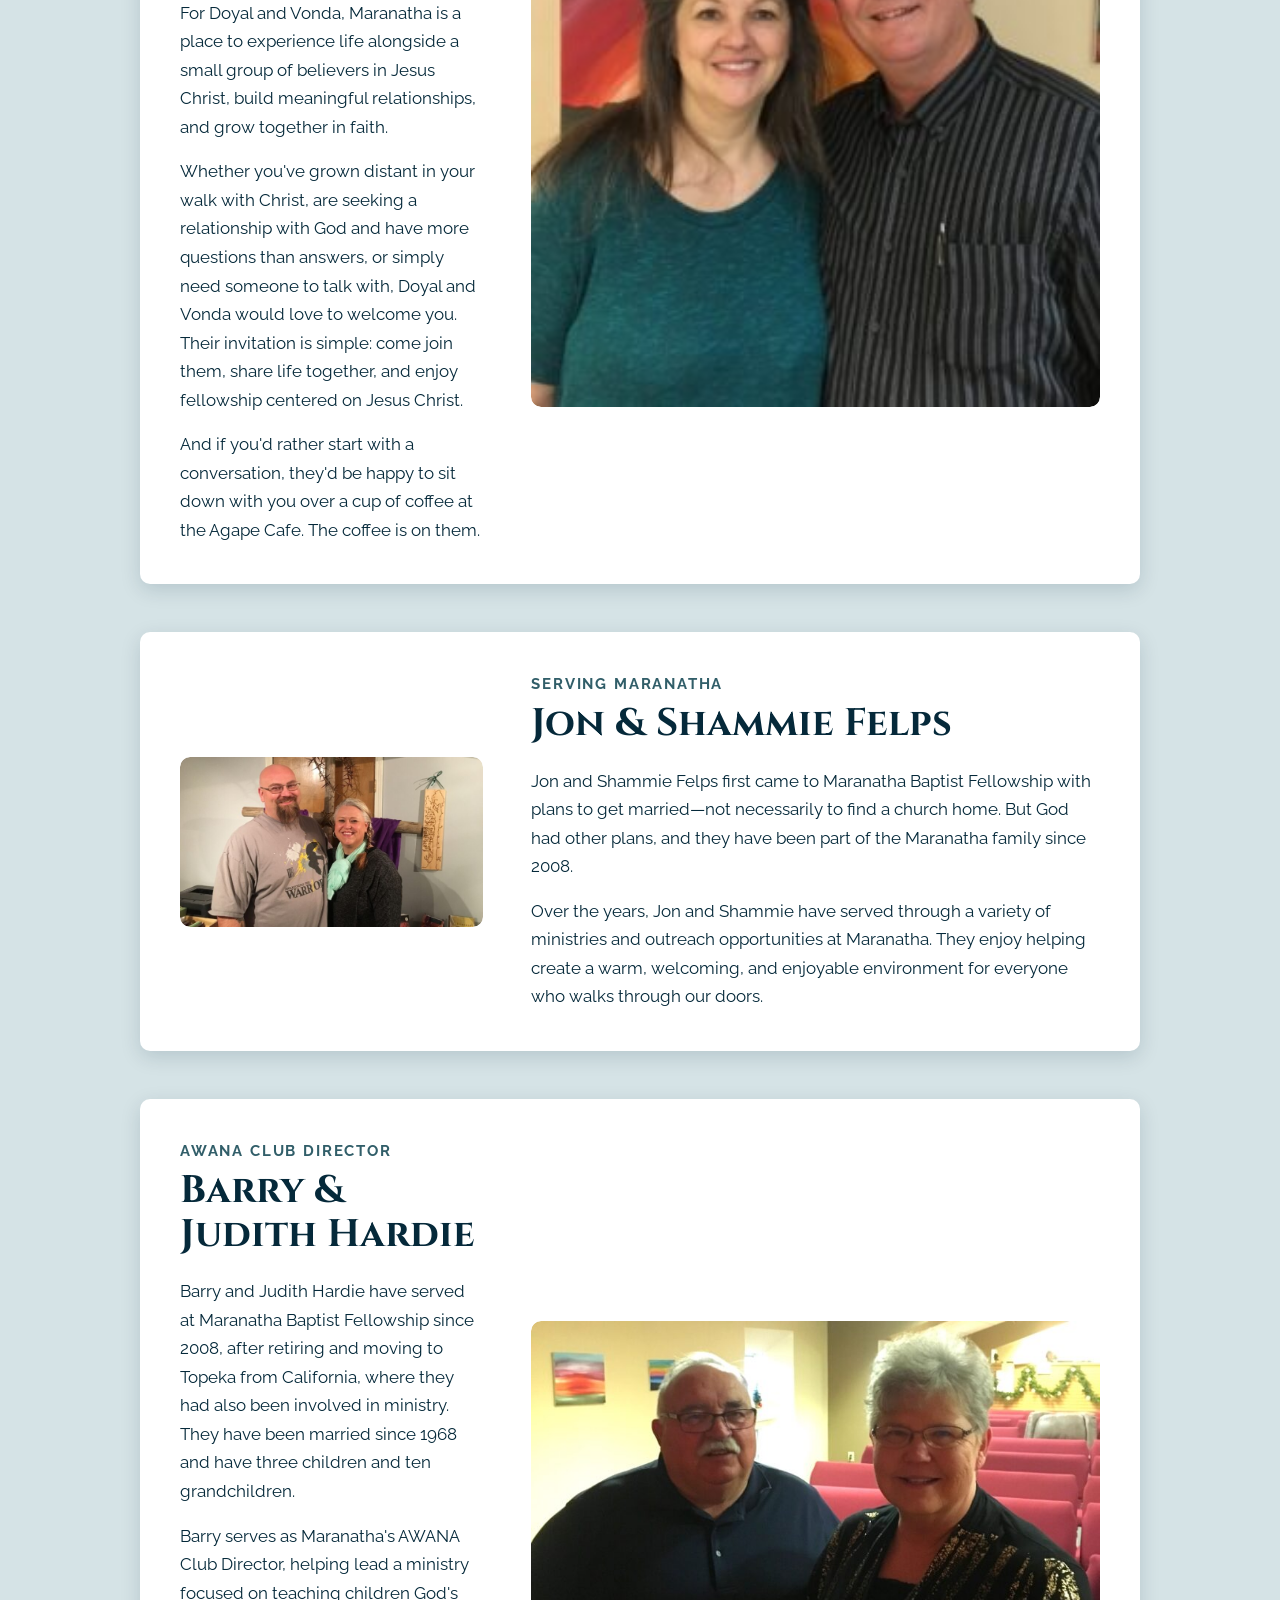
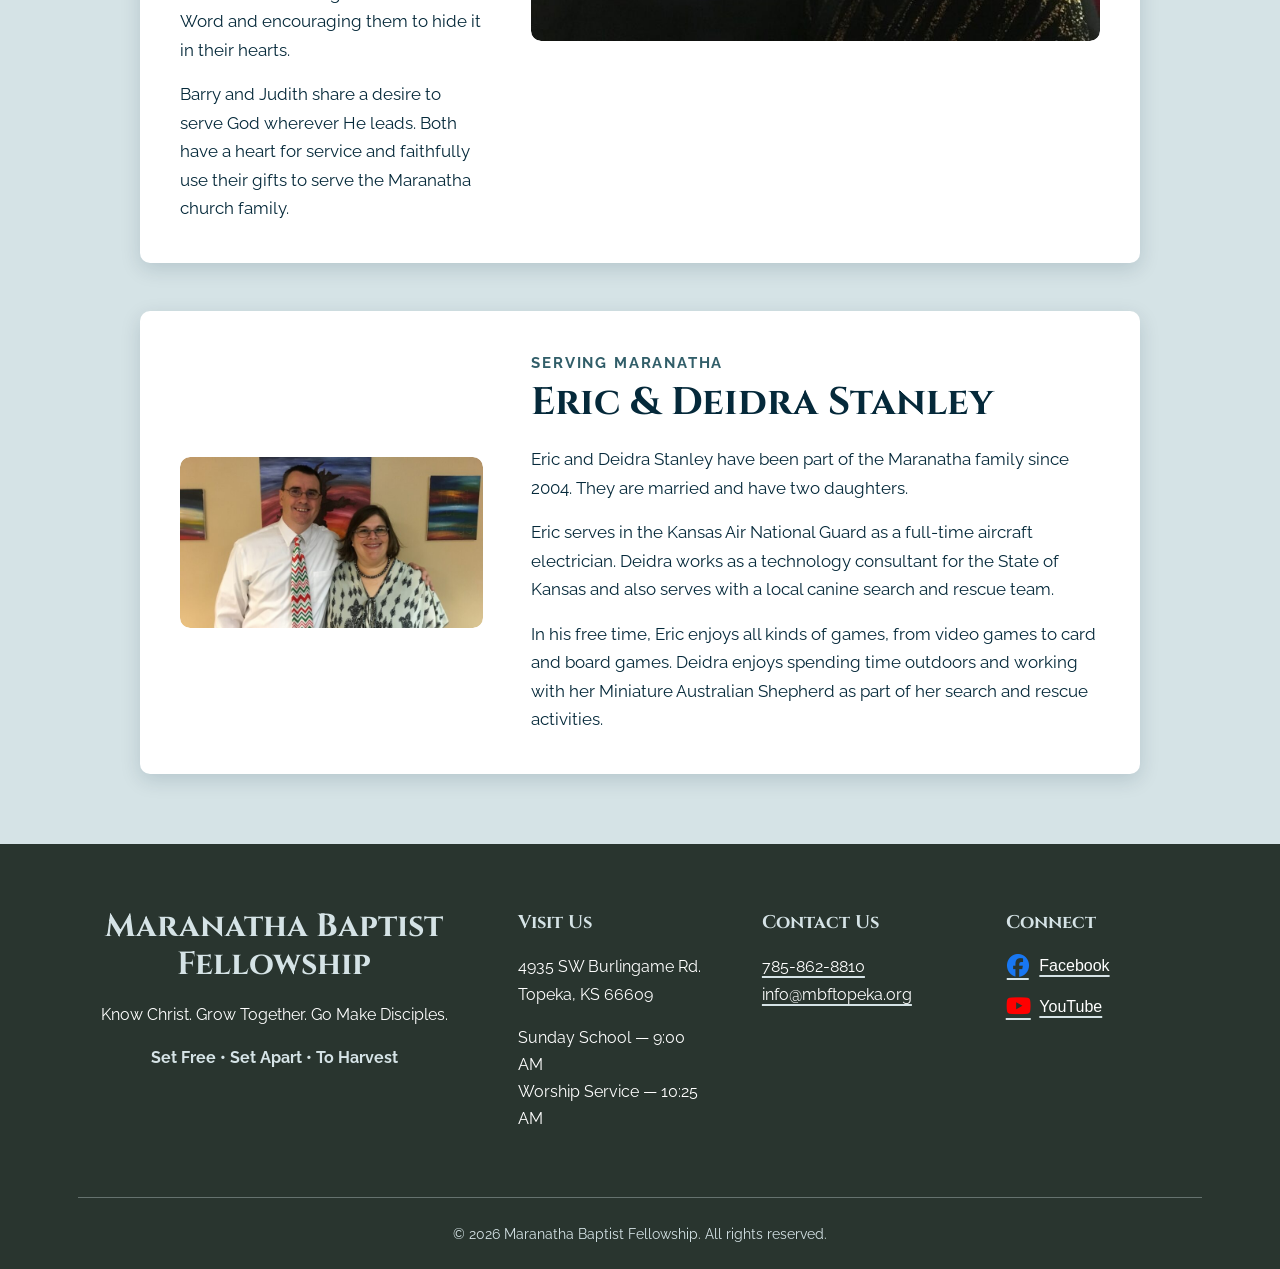
<file: pages/leadership.html>
<!DOCTYPE html>
<html lang="en">
<head>
	<meta charset="UTF-8">
	<meta name="viewport" content="width=device-width, initial-scale=1.0">
	
	<link rel="preconnect" href="https://fonts.googleapis.com">
	<link rel="preconnect" href="https://fonts.gstatic.com" crossorigin>
	<link href="https://fonts.googleapis.com/css2?family=Raleway:wght@400;600;700;800&display=swap" rel="stylesheet">
	<link href="https://fonts.googleapis.com/css2?family=Cinzel:wght@800&display=swap" rel="stylesheet">
	<link rel="stylesheet" href="https://cdnjs.cloudflare.com/ajax/libs/font-awesome/6.7.2/css/all.min.css">
	<title>Leadership | Maranatha Baptist Fellowship</title>
	
	<meta name="description" content="Meet the pastors and ministry leaders serving Maranatha Baptist Fellowship in Topeka, Kansas.">
	
	<link rel="stylesheet" href="../css/styles.css">
</head>

<body>
	<header class="site-header">
		<div class="container">

			<a class="site-logo" href="../index.html">
				<img
					src="../Church Photos/Logo5.png"
					alt="Maranatha Baptist Fellowship"
				>
			</a>

        <div class="header-content">

            <div class="header-identity">
                <h1>Maranatha Baptist Fellowship</h1>

                <p class="header-message">
                    Know Christ. Grow Together. Go Make Disciples.
                </p>

                <p class="header-location">
                    Topeka, Kansas
                </p>
            </div>

            <div class="menu-wrapper">
				<button
					class="menu-toggle"
					type="button"
					aria-expanded="false"
					aria-controls="main-navigation"
				>
					<span class="menu-toggle-icon" aria-hidden="true"></span>
					<span class="menu-toggle-text">Menu</span>
				</button>
				<nav class="main-nav" id="main-navigation" aria-label="Main navigation">
					<ul>
						<li><a href="new-here.html">New Here?</a></li>
						<li class="has-dropdown">
							<button 
								class="dropdown-toggle" 
								type="button"
								aria-expanded="false"
							>
								About
							</button>
							<ul class="dropdown">
								<li><a href="leadership.html">Leadership</a></li>
								<li><a href="our-beliefs.html">Our Beliefs</a></li>
								<li><a href="contact.html">Contact Us</a></li>
							</ul>
						</li>
						<li class="has-dropdown adult-ministries-nav">
							<button 
								class="dropdown-toggle" 
								type="button"
								aria-expanded="false"
							>
								Adult Ministries
							</button>
							<ul class="dropdown">
								<li><a href="mens-ministries.html">Men's Ministries</a></li>
								<li><a href="womens-ministries.html">Women's Ministries</a></li>
							</ul>
						</li>
						<li class="has-dropdown children-youth-nav">
							<button 
								class="dropdown-toggle" 
								type="button"
								aria-expanded="false"
							>
								Children/Youth Ministries
							</button>
							<ul class="dropdown">
								<li><a href="awana.html">AWANA</a></li>
								<li><a href="youth-group.html">Youth Group</a></li>
							</ul>
						</li>
						<li class="has-dropdown">
							<button 
								class="dropdown-toggle" 
								type="button"
								aria-expanded="false"
							>
								Online Sermons
							</button>
							<ul class="dropdown">
								<li><a href="video-sermons.html">Video Sermons</a></li>
								<li><a href="mp3-sermons.html">MP3 Sermons</a></li>
							</ul>
						</li>
						<li><a href="pages/devotions.html">Devotions</a></li>
						<li class="has-dropdown">
							<button 
								class="dropdown-toggle" 
								type="button"
								aria-expanded="false"
							>
								Calendar &amp; Events
							</button>
							<ul class="dropdown">
								<li><a href="calendar.html">Calendar</a></li>
								<li><a href="events.html">Events</a></li>
							</ul>
						</li>
						<li><a href="give.html">Give</a></li>
					</ul>
				</nav>
			</div>
		</div>
	</div>
</header>

<main>

    <section class="page-hero">
        <div class="container">
            <h1>Leadership</h1>

            <p class="page-scripture">
                &ldquo;shepherd the flock of God among you&rdquo;
				<span>&mdash; 1 Peter 5:2</span>
            </p>
        </div>
    </section>

    <section class="page-content">
        <div class="container">

            <div class="page-intro">
                <h2>Serving Maranatha</h2>

                <p>
                    The leaders of Maranatha Baptist Fellowship are committed
                    to serving Christ, caring for His church, and faithfully
                    teaching God's Word.
                </p>
            </div>
		<section class="leadership-section">
			<article class="leadership-profile">

				<div class="leadership-photo">
					<img
					src="../Church Photos/jeremyl.jpg"
					alt="Pastor Jeremy Leithoff"
					>
				</div>

				<div class="leadership-content">
					<p class="leadership-role">Pastor</p>

					<h2>Jeremy Leithoff</h2>

					<div class="leadership-bio">
						<p class="leaadership-bio">
							Jeremy and his wife, Randi, have been part of the ministry at Maranatha Baptist Fellowship since July 2009, when Jeremy began serving as Youth Pastor. In June 2016, he became Pastor of Maranatha.
							Jeremy and Randi met while attending Pittsburg State University, where they were both actively involved with Cross Quest, now known as Christian Challenge. Jeremy graduated from Pittsburg State in 2008 with a Bachelor of Science in Justice Studies and later earned a Master of Arts in Christian Education from Midwestern Baptist Theological Seminary in 2012.
							Jeremy and Randi have been married since 2008 and have two daughters. In addition to serving Maranatha, Jeremy serves as a police officer with the Topeka Public Schools Police Department. Randi works at FedEx and homeschools their daughters.
							When he's not serving the church or community, Jeremy enjoys fishing and spending time with his family.
					</div>
					<a
						class="page-button leadership-contact"
						href="mailto:jeremy.leithoff@mbftopeka.org"
					>
					<i class="fa-solid fa-envelope" aria-hidden="true"></i>
						Email Jeremy
					</a>
				</div>
			</article>
			
			<article class="leadership-profile leadership-profile-reverse">

				<div class="leadership-photo">
					<img
						src="../Church Photos/ericky.png"
						alt="Youth Pastor Erick Young"
					>
				</div>
			
				<div class="leadership-content">
					<p class="leadership-role">Youth Pastor</p>
					
					<h2>Erick Young</h2>
					
					<div class="leadership-bio">
						<p>
							Erick and his wife, Lydia, have been married since 2011,
							but their story at Maranatha began years earlier. They met
							while attending Youth Group at Maranatha Baptist Fellowship
							and, in 2008, traveled with other members of the church on
							a mission trip to Guatemala. While there, they helped paint
							a school and led a Vacation Bible School program to share
							the Gospel with local children.
						</p>
					
						<p>
							Since then, Erick and Lydia have continued serving in a
							variety of ministries at Maranatha. Erick serves as our
							Youth Pastor, helping disciple and encourage the next
							generation in their walk with Christ. Lydia serves as our
							Worship Leader, helping lead the congregation in worship
							through music.
						</p>
					
						<p>
							Together, they continue to serve the church family that
							played such an important role in the beginning of their
							own relationship and faith journey.
						</p>
					</div>
					
					<div class="leadership-actions">
						<a
							class="page-button leadership-contact"
							href="mailto:erick.young@mbftopeka.org"
						>
							<i class="fa-solid fa-envelope" aria-hidden="true"></i>
							Email Erick
						</a>
					
						<a
							class="page-button leadership-contact"
							href="mailto:lydia.young@mbftopeka.org"
						>
							<i class="fa-solid fa-envelope" aria-hidden="true"></i>
							Email Lydia
						</a>
					</div>
				</div>
			</article>
			
			<article class="leadership-profile">

				<div class="leadership-photo">
					<img
						src="../Church Photos/laurak.jpg"
						alt="Church Administrator Laura Krainbill"
					>
				</div>
			
				<div class="leadership-content">
					<p class="leadership-role">Church Administrator</p>
					
					<h2>Laura Krainbill</h2>
					
					<div class="leadership-bio">
						<p>
							Laura is the mother of two children, Matthew and Shaina.
							She has spent more than 30 years serving as a dietitian at
							the Kansas Neurological Institute and also serves her
							community as a bus driver for Auburn-Washburn Schools.
						</p>
				
						<p>
							Laura has been actively involved with Shawnee County 4-H
							as a Foods Project Leader and judge. She also has a special
							friendship with Judy, a resident at KNI.
						</p>
				
						<p>
							In her free time, Laura enjoys gardening, cooking, and
							photography.
						</p>
					</div>
					
					<div class="leadership-actions">
						<a
							class="page-button leadership-contact"
							href="mailto:laura.krainbill@mbftopeka.org"
						>
							<i class="fa-solid fa-envelope" aria-hidden="true"></i>
							Email Laura
						</a>
					</div>
				</div>
			</article>
			
			<article class="leadership-profile leadership-profile-reverse">
			
				<div class="leadership-photo">
					<img
						src="../Church Photos/doyaly.jpg"
						alt="Doyal and Vonda Young"
					>
				</div>
			
				<div class="leadership-content">
					<p class="leadership-role">Sunday Morning Bible Study</p>
			
					<h2>Doyal &amp; Vonda Young</h2>
			
					<div class="leadership-bio">
						<p>
							Doyal and Vonda Young have been part of the Maranatha
							Baptist Fellowship family for many years and have
							faithfully served by leading a Sunday morning Bible study.
						</p>
			
						<p>
							For Doyal and Vonda, Maranatha is a place to experience
							life alongside a small group of believers in Jesus Christ,
							build meaningful relationships, and grow together in faith.
						</p>
			
						<p>
							Whether you've grown distant in your walk with Christ, are
							seeking a relationship with God and have more questions
							than answers, or simply need someone to talk with, Doyal
							and Vonda would love to welcome you. Their invitation is
							simple: come join them, share life together, and enjoy
							fellowship centered on Jesus Christ.
						</p>
			
						<p>
							And if you'd rather start with a conversation, they'd be
							happy to sit down with you over a cup of coffee at the
							Agape Cafe. The coffee is on them.
						</p>
					</div>
				</div>
			
			</article>
			
			<article class="leadership-profile">
			
				<div class="leadership-photo">
					<img
						src="../Church Photos/jonf.jpg"
						alt="Jon and Shammie Felps"
					>
				</div>
			
				<div class="leadership-content">
					<p class="leadership-role">Serving Maranatha</p>
			
					<h2>Jon &amp; Shammie Felps</h2>
			
					<div class="leadership-bio">
						<p>
							Jon and Shammie Felps first came to Maranatha Baptist
							Fellowship with plans to get married—not necessarily to
							find a church home. But God had other plans, and they have
							been part of the Maranatha family since 2008.
						</p>
			
						<p>
							Over the years, Jon and Shammie have served through a
							variety of ministries and outreach opportunities at
							Maranatha. They enjoy helping create a warm, welcoming,
							and enjoyable environment for everyone who walks through
							our doors.
						</p>
					</div>
				</div>
			
			</article>
			
			<article class="leadership-profile leadership-profile-reverse">
			
				<div class="leadership-photo">
					<img
						src="../Church Photos/barryh.jpg"
						alt="Barry and Judith Hardie"
					>
				</div>
			
				<div class="leadership-content">
					<p class="leadership-role">AWANA Club Director</p>
			
					<h2>Barry &amp; Judith Hardie</h2>
			
					<div class="leadership-bio">
						<p>
							Barry and Judith Hardie have served at Maranatha Baptist
							Fellowship since 2008, after retiring and moving to Topeka
							from California, where they had also been involved in
							ministry. They have been married since 1968 and have three
							children and ten grandchildren.
						</p>
			
						<p>
							Barry serves as Maranatha's AWANA Club Director, helping
							lead a ministry focused on teaching children God's Word
							and encouraging them to hide it in their hearts.
						</p>
			
						<p>
							Barry and Judith share a desire to serve God wherever He
							leads. Both have a heart for service and faithfully use
							their gifts to serve the Maranatha church family.
						</p>
					</div>
				</div>
			
			</article>
			
			<article class="leadership-profile">
			
				<div class="leadership-photo">
					<img
						src="../Church Photos/erics.jpg"
						alt="Eric and Deidra Stanley"
					>
				</div>
			
				<div class="leadership-content">
					<p class="leadership-role">Serving Maranatha</p>
			
					<h2>Eric &amp; Deidra Stanley</h2>
			
					<div class="leadership-bio">
						<p>
							Eric and Deidra Stanley have been part of the Maranatha
							family since 2004. They are married and have two daughters.
						</p>
			
						<p>
							Eric serves in the Kansas Air National Guard as a full-time
							aircraft electrician. Deidra works as a technology
							consultant for the State of Kansas and also serves with a
							local canine search and rescue team.
						</p>
			
						<p>
							In his free time, Eric enjoys all kinds of games, from
							video games to card and board games. Deidra enjoys spending
							time outdoors and working with her Miniature Australian
							Shepherd as part of her search and rescue activities.
						</p>
					</div>
				</div>
			
			</article>
			
		</div>
    </section>

</main>
	
<footer class="site-footer">
    <div class="container">
        <div class="footer-grid">

            <div class="footer-about">
                <h2>Maranatha Baptist Fellowship</h2>

                <p>
                    Know Christ. Grow Together. Go Make Disciples.
                </p>

                <p class="footer-motto">
                    Set Free &bull; Set Apart &bull; To Harvest
                </p>
            </div>

            <div class="footer-visit">
                <h3>Visit Us</h3>

                <address>
                    4935 SW Burlingame Rd.<br>
                    Topeka, KS 66609
                </address>

                <p>
                    Sunday School &mdash; 9:00 AM<br>
                    Worship Service &mdash; 10:25 AM
                </p>
            </div>

            <div class="footer-contact">
                <h3>Contact Us</h3>

                <p>
                    <a href="tel:+17858628810">785-862-8810</a><br>
                    <a href="mailto:info@mbftopeka.org">info@mbftopeka.org</a>
                </p>
            </div>

            <div class="footer-connect">
                <h3>Connect</h3>

                <ul>
                    <li>
                        <a href="https://www.facebook.com/mbftopeka">
                            <i class="fa-brands fa-facebook" aria-hidden="true"></i>
							Facebook
                        </a>
                    </li>

                    <li>
                        <a href="https://www.youtube.com/channel/UCDqfZ13zDIUlPIBi_HJVPEg">
                            <i class="fa-brands fa-youtube" aria-hidden="true"></i>
							YouTube
                        </a>
                    </li>
                </ul>
            </div>

        </div>

        <div class="footer-bottom">
            <p>
                &copy; <span id="current-year"></span>
                Maranatha Baptist Fellowship. All rights reserved.
            </p>
        </div>
    </div>
</footer>
	<script src="../js/main.js"></script>
</body>
</html>
</file>
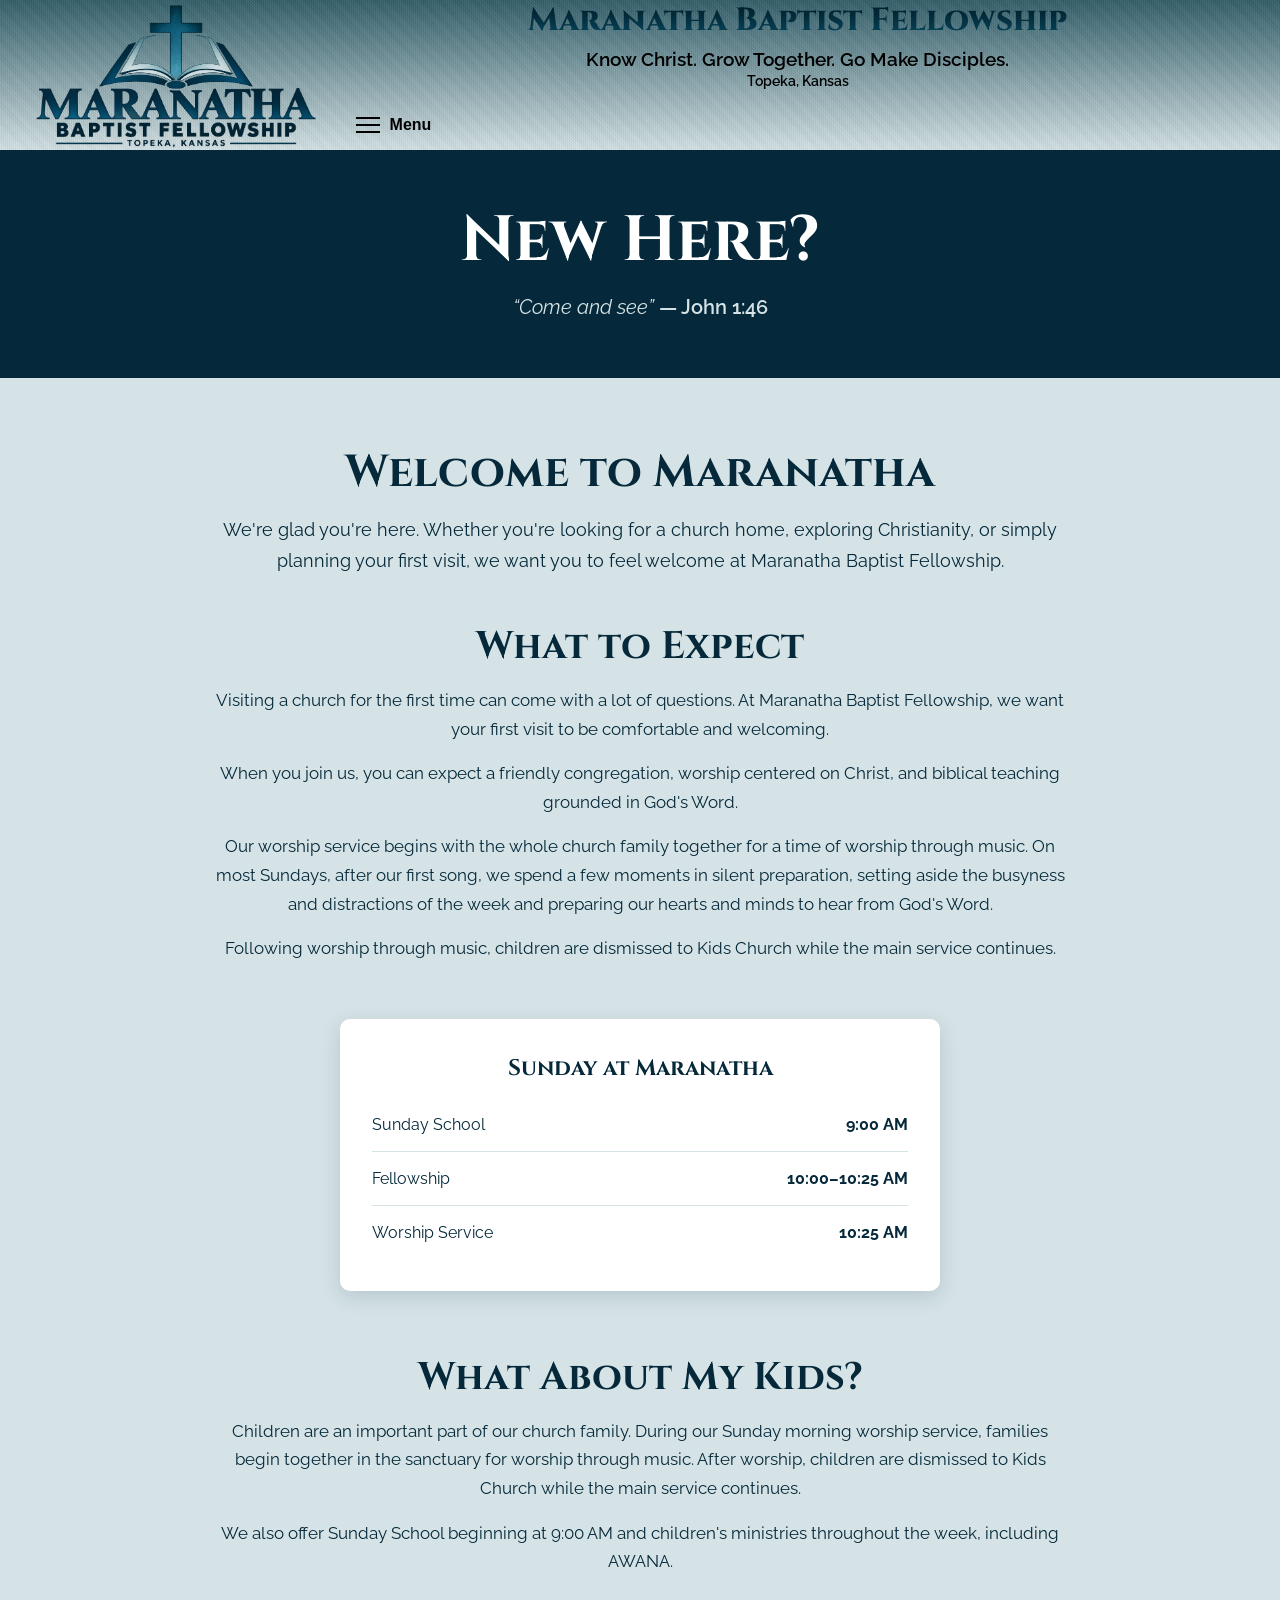
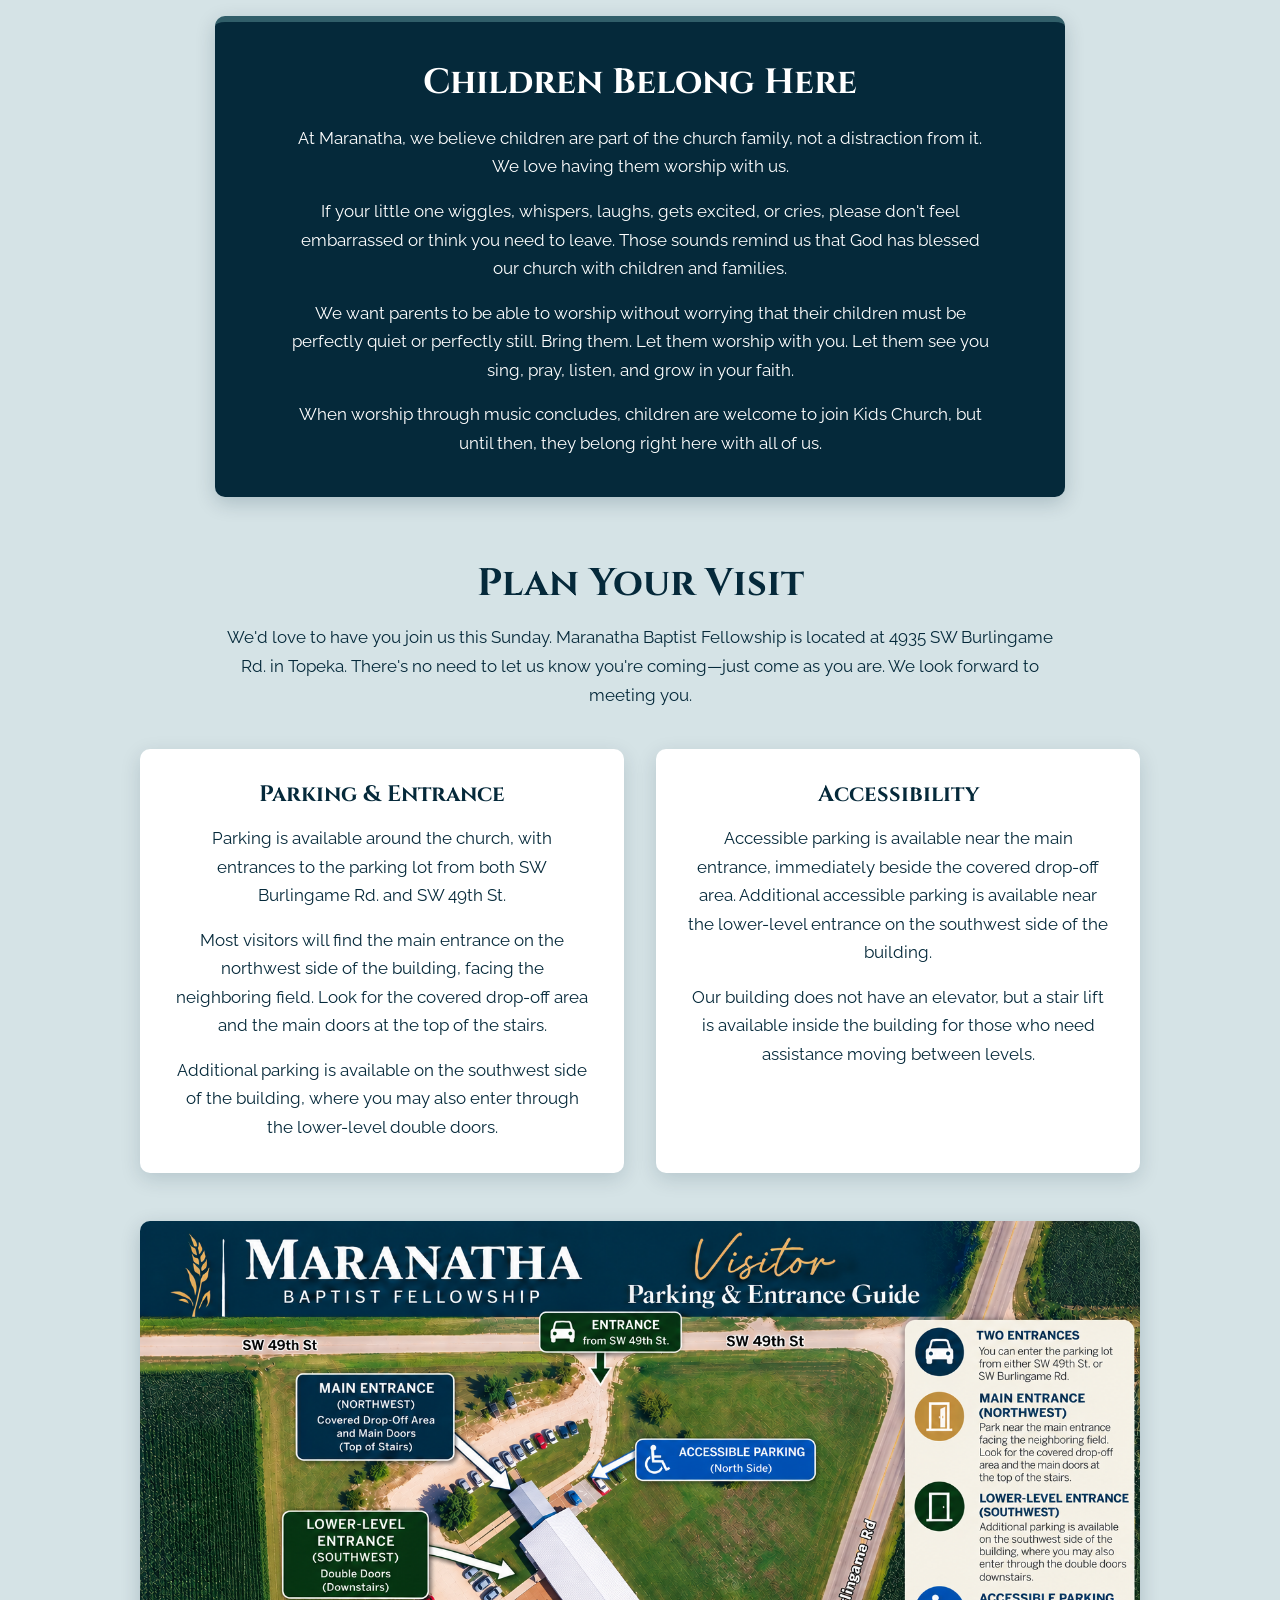
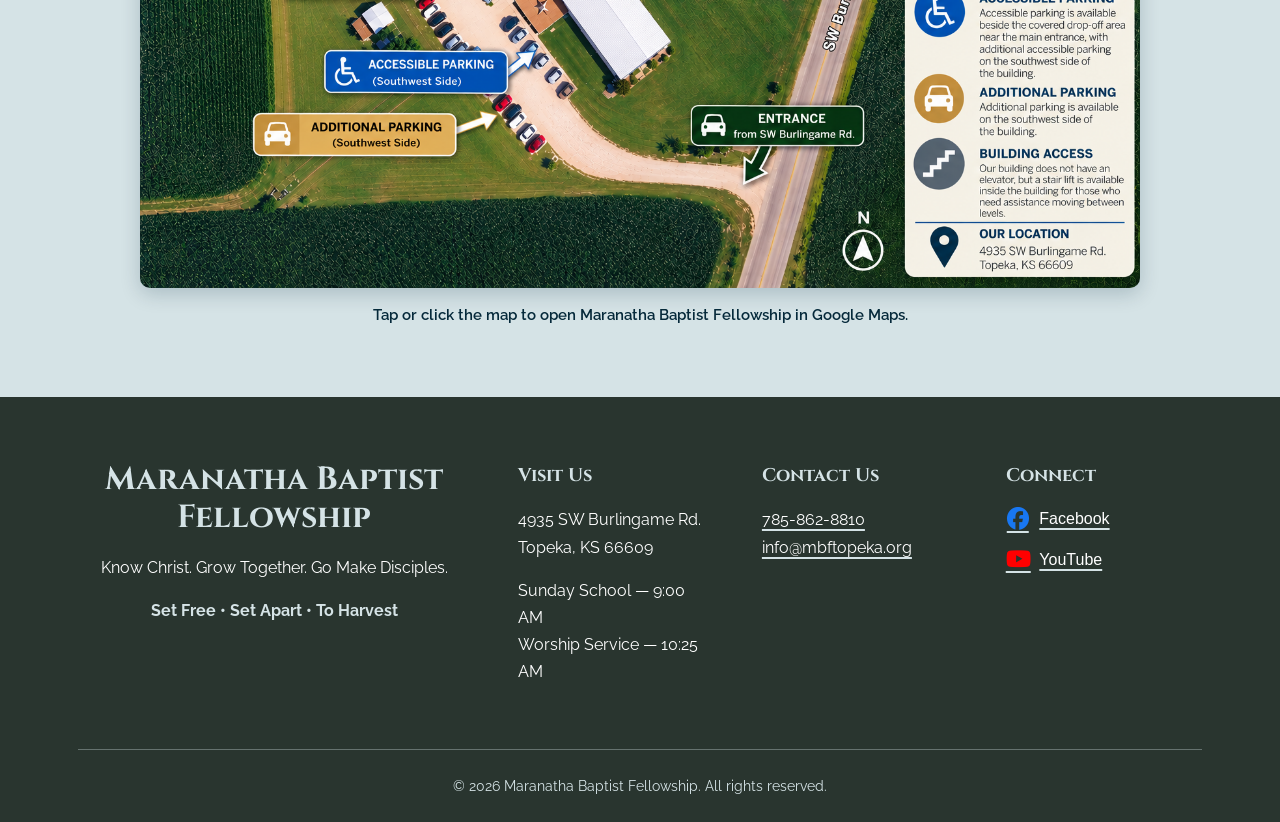
<file: pages/new-here.html>
<!DOCTYPE html>
<html lang="en">
<head>
	<meta charset="UTF-8">
	<meta name="viewport" content="width=device-width, initial-scale=1.0">
	
	<link rel="preconnect" href="https://fonts.googleapis.com">
	<link rel="preconnect" href="https://fonts.gstatic.com" crossorigin>
	<link href="https://fonts.googleapis.com/css2?family=Raleway:wght@400;600;700;800&display=swap" rel="stylesheet">
	<link href="https://fonts.googleapis.com/css2?family=Cinzel:wght@800&display=swap" rel="stylesheet">
	<link rel="stylesheet" href="https://cdnjs.cloudflare.com/ajax/libs/font-awesome/6.7.2/css/all.min.css">
	<title>New Here? | Maranatha Baptist Fellowship</title>
	
	<meta name="description" content="New to Maranatha Baptist Fellowship? Learn what to expect, service times, children's ministry information, aprking accessibility, and how to plan your first visit.">
	
	<link rel="stylesheet" href="../css/styles.css">
</head>

<body>
	<header class="site-header">
		<div class="container">

			<a class="site-logo" href="../index.html">
				<img
					src="../Church Photos/Logo5.png"
					alt="Maranatha Baptist Fellowship"
				>
			</a>

        <div class="header-content">

            <div class="header-identity">
                <h1>Maranatha Baptist Fellowship</h1>

                <p class="header-message">
                    Know Christ. Grow Together. Go Make Disciples.
                </p>

                <p class="header-location">
                    Topeka, Kansas
                </p>
            </div>

            <div class="menu-wrapper">
				<button
					class="menu-toggle"
					type="button"
					aria-expanded="false"
					aria-controls="main-navigation"
				>
					<span class="menu-toggle-icon" aria-hidden="true"></span>
					<span class="menu-toggle-text">Menu</span>
				</button>
				<nav class="main-nav" id="main-navigation" aria-label="Main navigation">
					<ul>
						<li><a href="new-here.html">New Here?</a></li>
						<li class="has-dropdown">
							<button 
								class="dropdown-toggle" 
								type="button"
								aria-expanded="false"
							>
								About
							</button>
							<ul class="dropdown">
								<li><a href="leadership.html">Leadership</a></li>
								<li><a href="our-beliefs.html">Our Beliefs</a></li>
								<li><a href="contact.html">Contact Us</a></li>
							</ul>
						</li>
						<li class="has-dropdown adult-ministries-nav">
							<button 
								class="dropdown-toggle" 
								type="button"
								aria-expanded="false"
							>
								Adult Ministries
							</button>
							<ul class="dropdown">
								<li><a href="mens-ministries.html">Men's Ministries</a></li>
								<li><a href="womens-ministries.html">Women's Ministries</a></li>
							</ul>
						</li>
						<li class="has-dropdown children-youth-nav">
							<button 
								class="dropdown-toggle" 
								type="button"
								aria-expanded="false"
							>
								Children/Youth Ministries
							</button>
							<ul class="dropdown">
								<li><a href="awana.html">AWANA</a></li>
								<li><a href="youth-group.html">Youth Group</a></li>
							</ul>
						</li>
						<li class="has-dropdown">
							<button 
								class="dropdown-toggle" 
								type="button"
								aria-expanded="false"
							>
								Online Sermons
							</button>
							<ul class="dropdown">
								<li><a href="video-sermons.html">Video Sermons</a></li>
								<li><a href="mp3-sermons.html">MP3 Sermons</a></li>
							</ul>
						</li>
						<li><a href="pages/devotions.html">Devotions</a></li>
						<li class="has-dropdown">
							<button 
								class="dropdown-toggle" 
								type="button"
								aria-expanded="false"
							>
								Calendar &amp; Events
							</button>
							<ul class="dropdown">
								<li><a href="calendar.html">Calendar</a></li>
								<li><a href="events.html">Events</a></li>
							</ul>
						</li>
						<li><a href="give.html">Give</a></li>
					</ul>
				</nav>
			</div>
		</div>
	</div>
</header>

<main>

    <section class="page-hero">
        <div class="container">
            <h1>New Here?</h1>

            <p class="page-scripture">
                &ldquo;Come and see&rdquo;
                <span>&mdash; John 1:46</span>
            </p>
        </div>
    </section>

    <section class="page-content">
        <div class="container">

            <!-- Welcome -->
            <div class="page-intro">
                <h2>Welcome to Maranatha</h2>

                <p>
                    We're glad you're here. Whether you're looking for a church
                    home, exploring Christianity, or simply planning your first
                    visit, we want you to feel welcome at Maranatha Baptist
                    Fellowship.
                </p>
            </div>


            <!-- What to Expect -->
            <section class="content-section">

                <div class="content-grid">

                    <div class="content-section-text">
                        <h2>What to Expect</h2>

                        <p>
                            Visiting a church for the first time can come with a
                            lot of questions. At Maranatha Baptist Fellowship,
                            we want your first visit to be comfortable and
                            welcoming.
                        </p>

                        <p>
                            When you join us, you can expect a friendly
                            congregation, worship centered on Christ, and
                            biblical teaching grounded in God's Word.
                        </p>

                        <p>
                            Our worship service begins with the whole church
                            family together for a time of worship through music.
                            On most Sundays, after our first song, we spend a few
                            moments in silent preparation, setting aside the
                            busyness and distractions of the week and preparing
                            our hearts and minds to hear from God's Word.
                        </p>

                        <p>
                            Following worship through music, children are
                            dismissed to Kids Church while the main service
                            continues.
                        </p>
                    </div>


                    <!-- Sunday Schedule -->
                    <div class="content-card">
                        <h3>Sunday at Maranatha</h3>

                        <div class="service-time">
                            <span>Sunday School</span>
                            <strong>9:00 AM</strong>
                        </div>

                        <div class="service-time">
                            <span>Fellowship</span>
                            <strong>10:00–10:25 AM</strong>
                        </div>

                        <div class="service-time">
                            <span>Worship Service</span>
                            <strong>10:25 AM</strong>
                        </div>
                    </div>

                </div>

            </section>


            <!-- Children -->
            <section class="content-section">

                <div class="content-section-text">
                    <h2>What About My Kids?</h2>

                    <p>
                        Children are an important part of our church family.
                        During our Sunday morning worship service, families
                        begin together in the sanctuary for worship through
                        music. After worship, children are dismissed to Kids
                        Church while the main service continues.
                    </p>

                    <p>
                        We also offer Sunday School beginning at 9:00 AM and
                        children's ministries throughout the week, including
                        AWANA.
                    </p>
                </div>


                <!-- Children Belong Here Callout -->
                <aside class="callout">
                    <h3>Children Belong Here</h3>

                    <p>
                        At Maranatha, we believe children are part of the church
                        family, not a distraction from it. We love having them
                        worship with us.
                    </p>

                    <p>
                        If your little one wiggles, whispers, laughs, gets
                        excited, or cries, please don't feel embarrassed or
                        think you need to leave. Those sounds remind us that
                        God has blessed our church with children and families.
                    </p>

                    <p>
                        We want parents to be able to worship without worrying
                        that their children must be perfectly quiet or perfectly
                        still. Bring them. Let them worship with you. Let them
                        see you sing, pray, listen, and grow in your faith.
                    </p>

                    <p>
                        When worship through music concludes, children are
                        welcome to join Kids Church, but until then, they belong
                        right here with all of us.
                    </p>
                </aside>

            </section>
			
			<section class="content-section">

				<div class="content-section-text">
					<h2>Plan Your Visit</h2>
			
					<p>
						We'd love to have you join us this Sunday. Maranatha Baptist
						Fellowship is located at 4935 SW Burlingame Rd. in Topeka.
						There's no need to let us know you're coming—just come as you
						are. We look forward to meeting you.
					</p>
				</div>
			
				<div class="visit-info-grid">
			
					<div class="visit-info-card">
						<h3>Parking &amp; Entrance</h3>
			
						<p>
							Parking is available around the church, with entrances to
							the parking lot from both SW Burlingame Rd. and SW 49th St.
						</p>
			
						<p>
							Most visitors will find the main entrance on the northwest
							side of the building, facing the neighboring field. Look
							for the covered drop-off area and the main doors at the
							top of the stairs.
						</p>
			
						<p>
							Additional parking is available on the southwest side of
							the building, where you may also enter through the
							lower-level double doors.
						</p>
					</div>
			
					<div class="visit-info-card">
						<h3>Accessibility</h3>
			
						<p>
							Accessible parking is available near the main entrance,
							immediately beside the covered drop-off area. Additional
							accessible parking is available near the lower-level
							entrance on the southwest side of the building.
						</p>
			
						<p>
							Our building does not have an elevator, but a stair lift is
							available inside the building for those who need assistance
							moving between levels.
						</p>
					</div>
				</div>
				
				<div class="visit-map">
					<a
						class="visit-map-link"
						href="https://www.google.com/maps/search/?api=1&query=Maranatha+Baptist+Fellowship%2c+4935+SW+Burlingame+Rd%2C+Topeka%2C+KS+66609"
						target="blank"
						rel="noopener noreferrer"
						aria-label"Open directions to Maranatha Baptist Fellowship in Google Maps"
					>
						<img
							src="../Church Photos/Maranatha Map.png"
							alt="Visitor parking and entrance guide for Maranatha Baptist Fellowship showing entrances from SW 49th Street and SW Burlingame Road, the main and lower-level 	entrances, accessible parking, and additional parking."
						>
					</a>
					
					<p class="visit-map-caption">
						Tap or click the map to open Maranatha Baptist Fellowship in Google Maps.
					</p>
				</div>
			</section>

        </div>
    </section>

</main>
	
<footer class="site-footer">
    <div class="container">
        <div class="footer-grid">

            <div class="footer-about">
                <h2>Maranatha Baptist Fellowship</h2>

                <p>
                    Know Christ. Grow Together. Go Make Disciples.
                </p>

                <p class="footer-motto">
                    Set Free &bull; Set Apart &bull; To Harvest
                </p>
            </div>

            <div class="footer-visit">
                <h3>Visit Us</h3>

                <address>
                    4935 SW Burlingame Rd.<br>
                    Topeka, KS 66609
                </address>

                <p>
                    Sunday School &mdash; 9:00 AM<br>
                    Worship Service &mdash; 10:25 AM
                </p>
            </div>

            <div class="footer-contact">
                <h3>Contact Us</h3>

                <p>
                    <a href="tel:+17858628810">785-862-8810</a><br>
                    <a href="mailto:info@mbftopeka.org">info@mbftopeka.org</a>
                </p>
            </div>

            <div class="footer-connect">
                <h3>Connect</h3>

                <ul>
                    <li>
                        <a href="https://www.facebook.com/mbftopeka">
                            <i class="fa-brands fa-facebook" aria-hidden="true"></i>
							Facebook
                        </a>
                    </li>

                    <li>
                        <a href="https://www.youtube.com/channel/UCDqfZ13zDIUlPIBi_HJVPEg">
                            <i class="fa-brands fa-youtube" aria-hidden="true"></i>
							YouTube
                        </a>
                    </li>
                </ul>
            </div>

        </div>

        <div class="footer-bottom">
            <p>
                &copy; <span id="current-year"></span>
                Maranatha Baptist Fellowship. All rights reserved.
            </p>
        </div>
    </div>
</footer>
	<script src="../js/main.js"></script>
</body>
</html>
</file>
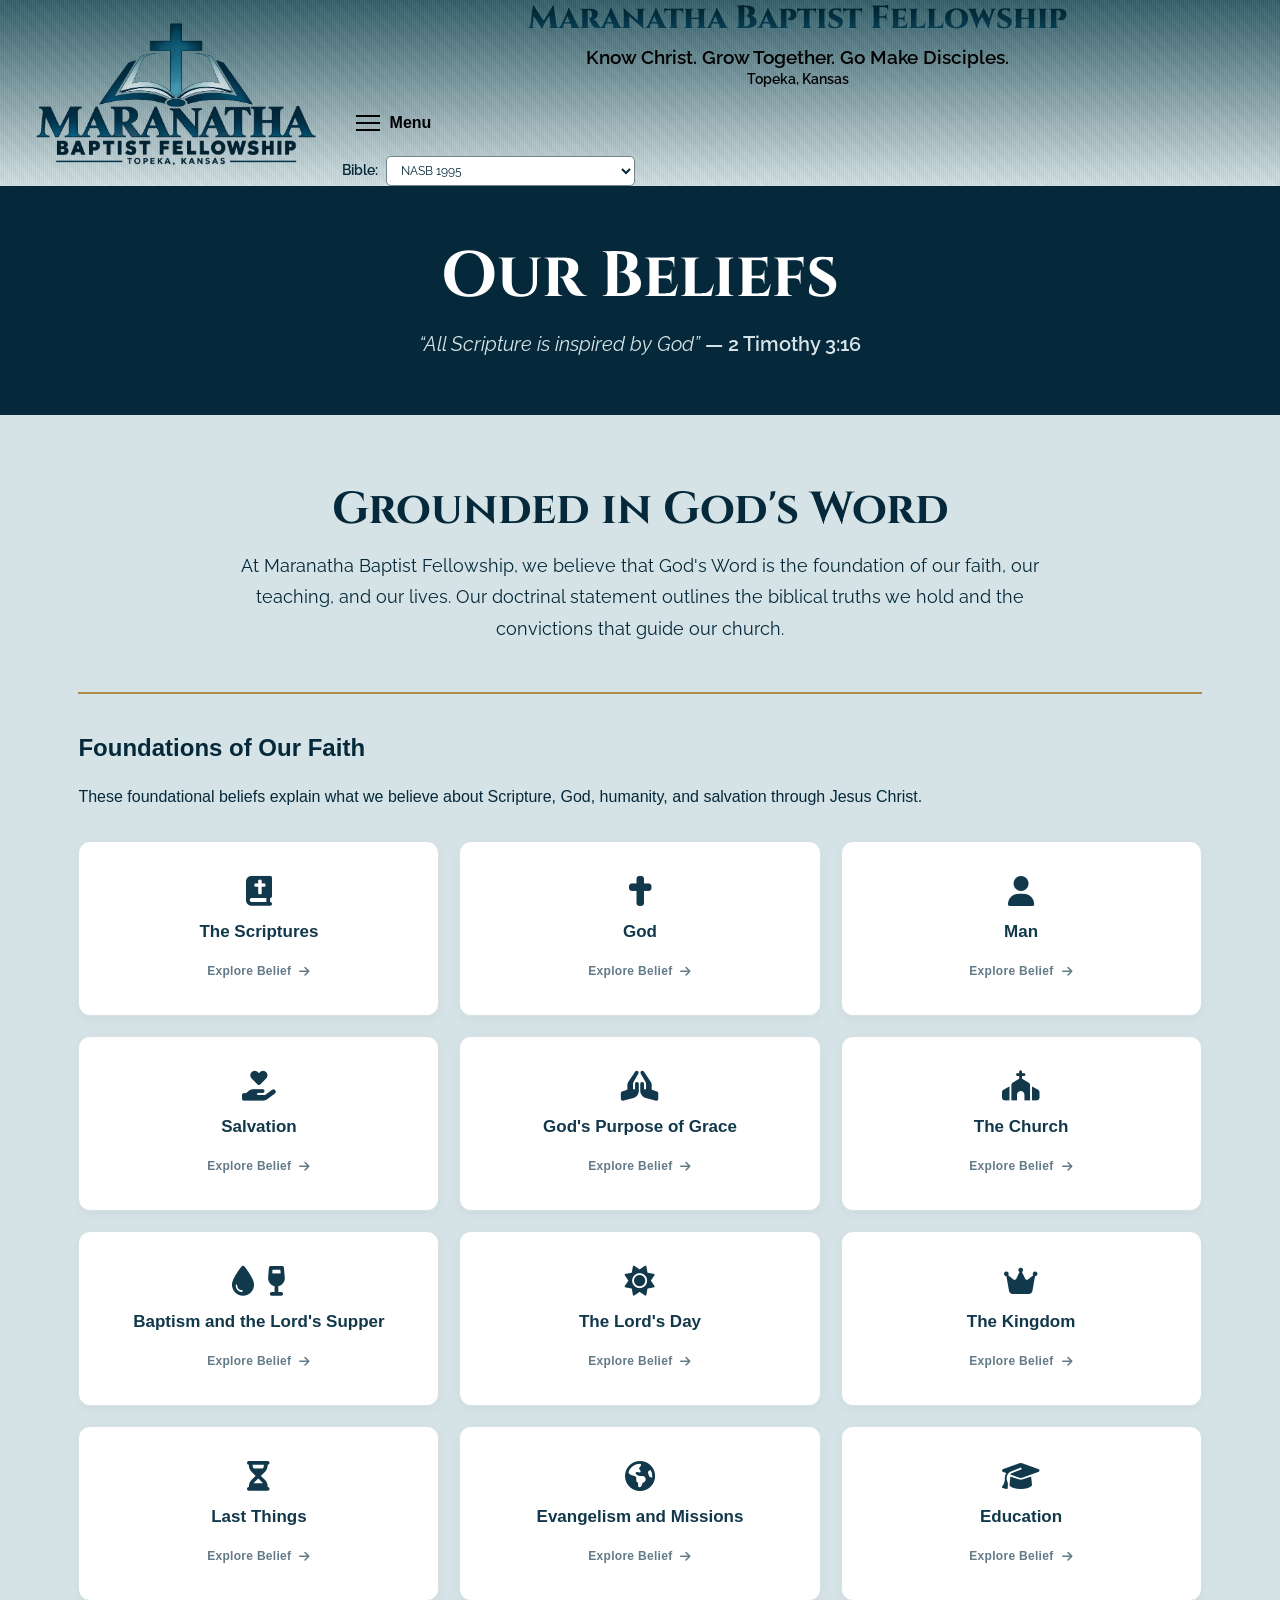
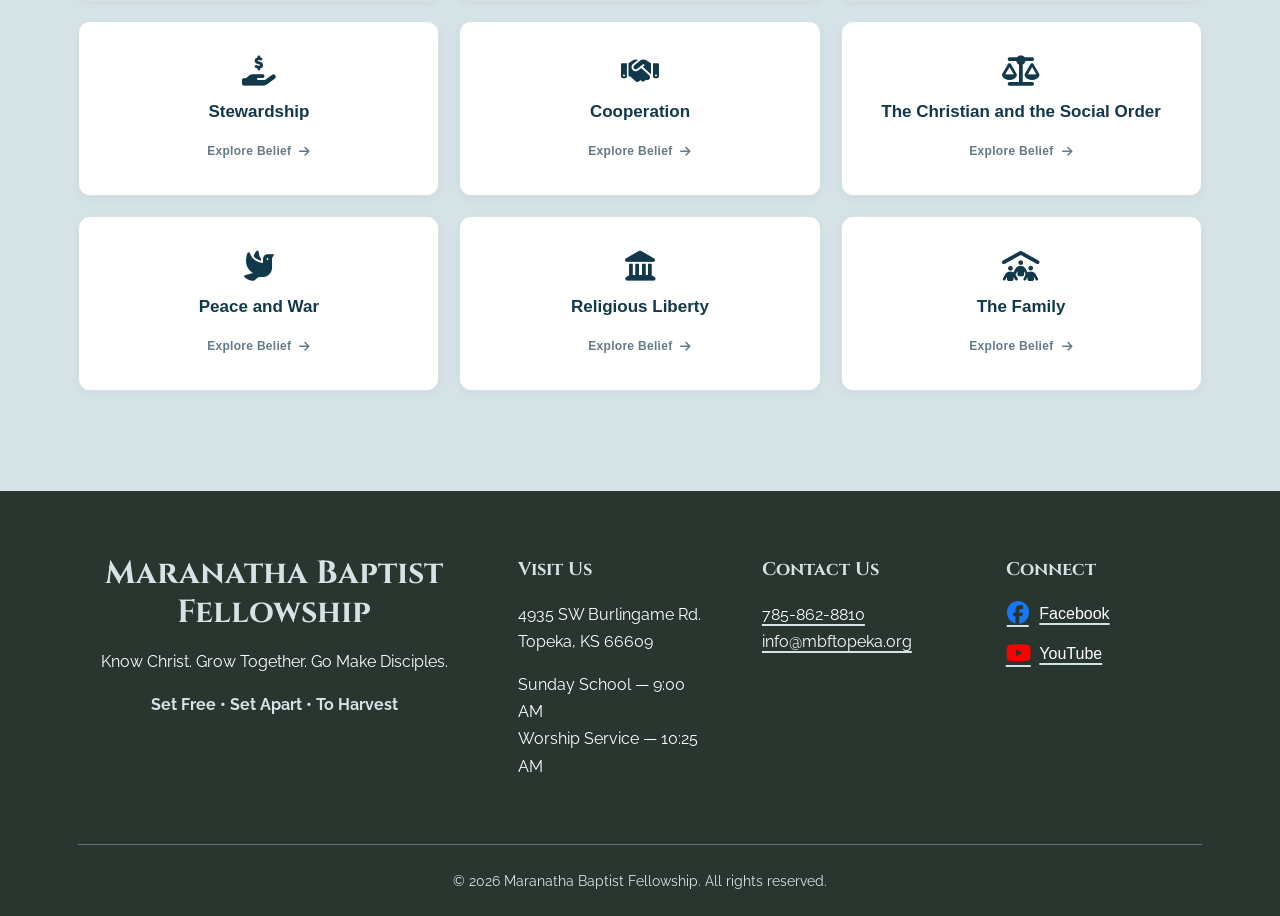
<file: pages/our-beliefs.html>
<!DOCTYPE html>
<html lang="en">
<head>
	<meta charset="UTF-8">
	<meta name="viewport" content="width=device-width, initial-scale=1.0">
	
	<link rel="preconnect" href="https://fonts.googleapis.com">
	<link rel="preconnect" href="https://fonts.gstatic.com" crossorigin>
	<link href="https://fonts.googleapis.com/css2?family=Raleway:wght@400;600;700;800&display=swap" rel="stylesheet">
	<link href="https://fonts.googleapis.com/css2?family=Cinzel:wght@800&display=swap" rel="stylesheet">
	<link rel="stylesheet" href="https://cdnjs.cloudflare.com/ajax/libs/font-awesome/6.7.2/css/all.min.css">
	<title>Our Beliefs | Maranatha Baptist Fellowship</title>
	
	<meta name="description" content="Explore the biblical beliefs and doctrinal statement of Maranatha Baptist Fellowship in Topeka, Kansas. Learn what we believe about God, Scripture, salvation, the Church, and more.">
	
	<link rel="stylesheet" href="../css/styles.css">
</head>

<body>
	<header class="site-header">
		<div class="container">

			<a class="site-logo" href="../index.html">
				<img
					src="../Church Photos/Logo5.png"
					alt="Maranatha Baptist Fellowship"
				>
			</a>

        <div class="header-content">

            <div class="header-identity">
                <h1>Maranatha Baptist Fellowship</h1>

                <p class="header-message">
                    Know Christ. Grow Together. Go Make Disciples.
                </p>

                <p class="header-location">
                    Topeka, Kansas
                </p>
            </div>

            <div class="menu-wrapper">
				<button
					class="menu-toggle"
					type="button"
					aria-expanded="false"
					aria-controls="main-navigation"
				>
					<span class="menu-toggle-icon" aria-hidden="true"></span>
					<span class="menu-toggle-text">Menu</span>
				</button>
				<nav class="main-nav" id="main-navigation" aria-label="Main navigation">
					<ul>
						<li><a href="new-here.html">New Here?</a></li>
						<li class="has-dropdown">
							<button 
								class="dropdown-toggle" 
								type="button"
								aria-expanded="false"
							>
								About
							</button>
							<ul class="dropdown">
								<li><a href="leadership.html">Leadership</a></li>
								<li><a href="our-beliefs.html">Our Beliefs</a></li>
								<li><a href="contact.html">Contact Us</a></li>
							</ul>
						</li>
						<li class="has-dropdown adult-ministries-nav">
							<button 
								class="dropdown-toggle" 
								type="button"
								aria-expanded="false"
							>
								Adult Ministries
							</button>
							<ul class="dropdown">
								<li><a href="mens-ministries.html">Men's Ministries</a></li>
								<li><a href="womens-ministries.html">Women's Ministries</a></li>
							</ul>
						</li>
						<li class="has-dropdown children-youth-nav">
							<button 
								class="dropdown-toggle" 
								type="button"
								aria-expanded="false"
							>
								Children/Youth Ministries
							</button>
							<ul class="dropdown">
								<li><a href="awana.html">AWANA</a></li>
								<li><a href="youth-group.html">Youth Group</a></li>
							</ul>
						</li>
						<li class="has-dropdown">
							<button 
								class="dropdown-toggle" 
								type="button"
								aria-expanded="false"
							>
								Online Sermons
							</button>
							<ul class="dropdown">
								<li><a href="video-sermons.html">Video Sermons</a></li>
								<li><a href="mp3-sermons.html">MP3 Sermons</a></li>
							</ul>
						</li>
						<li><a href="pages/devotions.html">Devotions</a></li>
						<li class="has-dropdown">
							<button 
								class="dropdown-toggle" 
								type="button"
								aria-expanded="false"
							>
								Calendar &amp; Events
							</button>
							<ul class="dropdown">
								<li><a href="calendar.html">Calendar</a></li>
								<li><a href="events.html">Events</a></li>
							</ul>
						</li>
						<li><a href="give.html">Give</a></li>
					</ul>
				</nav>
				
				<!-- Bible Translation Selector -->
					<div class="bible-translation-selector">
						<label for="bible-translation">Bible:</label>
					
						<select id="bible-translation" name="bible-translation">
							<optgroup label="Primary English Translations">
								<option value="b8ee27bcd1cae43a-01">NASB 1995</option>
								<option value="63097d2a0a2f7db3-01">NKJV</option>
								<option value="a556c5305ee15c3f-01">CSB</option>
								<option value="de4e12af7f28f599-01">KJV</option>
								<option value="06125adad2d5898a-01">ASV</option>
								<option value="317e03834065a236-01">BSB</option>
								<option value="9879dbb7cfe39e4d-01">WEB</option>
							</optgroup>
						
							<optgroup label="Additional English Translations">
								<option value="72f4e6dc683324df-01">WEB Updated</option>
								<option value="01b29f4b342acc35-01">Literal Standard Version</option>
								<option value="40072c4a5aba4022-01">Revised Version 1885</option>
								<option value="c315fa9f71d4af3a-01">Geneva Bible</option>
								<option value="55212e3cf5d04d49-01">Cambridge Paragraph KJV</option>
							</optgroup>
						
							<optgroup label="Spanish Translations">
								<option value="592420522e16049f-01">Reina-Valera 1909</option>
								<option value="b32b9d1b64b4ef29-01">Santa Biblia en Español Sencillo</option>
								<option value="48acedcf8595c754-01">Palabra de Dios para ti</option>
							</optgroup>
						</select>
					</div>
					
			</div>
		</div>
	</div>
</header>

<main>

    <section class="page-hero">
        <div class="container">
            <h1>Our Beliefs</h1>

            <p class="page-scripture">
                &ldquo;All Scripture is inspired by God&rdquo;
                <span>&mdash; 2 Timothy 3:16</span>
            </p>
        </div>
    </section>

    <!-- Main Page Content -->
	<section class="page-content">
		<div class="container">
		
			<!-- Our Beliefs Introduction -->
			<div class="page-intro">
				<h2>Grounded in God's Word</h2>
				
				<p>
					At Maranatha Baptist Fellowship, we believe that God's Word
                    is the foundation of our faith, our teaching, and our lives.
                    Our doctrinal statement outlines the biblical truths we
                    hold and the convictions that guide our church.
				</p>
			</div>
			
			<!-- Foundations of Our Faith -->
			<section class="beliefs-group" id="foundations-of-faith">
			
				<h2>Foundations of Our Faith</h2>
			
				<p class="beliefs-group-intro">
					These foundational beliefs explain what we believe about
					Scripture, God, humanity, and salvation through Jesus Christ.
				</p>
			
				<!-- Interactive Statement of Faith card grid -->
				<div id="beliefs-card-grid" class="beliefs-card-grid"></div>
				
				<!-- Selected doctrinal article reading panel -->
				<div id="beliefs-reading-panel"
					class="beliefs-reading-panel"
					hidden>
				
					<button type="button"
							id="beliefs-back-button"
							class="beliefs-back-button">
						<i class="fa-solid fa-arrow-left" aria-hidden="true"></i>
						Back to All Beliefs
					</button>
				
					<div id="beliefs-reading-content"
						class="beliefs-reading-content">
					</div>			
					
					<!-- Bottom navigation for longer doctrinal articles -->
					<button type="button"
						id="beliefs-back-button-bottom"
						class="beliefs-back-button beliefs-back-button-bottom">
						<i class="fa-solid fa-arrow-left" aria-hidden="true"></i>
						Back to All Beliefs
					</button>
	
				</div>
				
				<details class="belief-item">
					<summary>The Scriptures</summary>
					
					<div class="belief-content">
					
						<!-- Doctrinal Statement -->
						<p>
							The Holy Bible was written by men divinely inspired and is
							God's revelation of Himself to man. It is a perfect treasure
							of divine instruction. It has God for its author, salvation
							for its end, and truth, without any mixture of error, for
							its matter. Therefore, all Scripture is totally true and
							trustworthy.
						</p>
						
						<p>
							It reveals the principles by which God judges us, and
							therefore is, and will remain to the end of the world,
							the true center of Christian union, and the supreme
							standard by which all human conduct, creeds, and
							religious opinions should be tried.
						</p>
						
						<p>
							All Scripture is a testimony to Christ, who is Himself
							the focus of divine revelation.
						</p>
						
						<!-- Scripture References -->
						<div class="belief-references">
						
							<h4>Scripture References</h4>
						
							<p>
								<a href="https://ref.ly/Exod%2024.4;nasb95?t=biblia">Exodus 24:4</a>
								<a href="https://ref.ly/Deut%204.1-2;csb?t=biblia">Deuteronomy 4:1-2</a>,
								<a href="https://ref.ly/Deuteronomy%2017.19;csb?t=biblia">17:19</a>;
								<a href="https://ref.ly/Josh%208.34;csb?t=biblia">Joshua 8:34</a>;
								<a href="https://ref.ly/Ps%2019.7-10;csb?t=biblia">Psalms 19:7-10</a>,
								<a href="https://ref.ly/Psalms%20119.11;csb?t=biblia">119:11</a>,
								<a href="https://ref.ly/Psalms%20119.89;csb?t=biblia">89</a>,
								<a href="https://ref.ly/Psalms%20119.105;csb?t=biblia">105</a>,
								<a href="https://ref.ly/Psalms%20119.140;csb?t=biblia">140</a>;
								<a href="https://ref.ly/Isa%2034.16;csb?t=biblia">Isaiah 34:16</a>,
								<a href="https://ref.ly/Isaiah%2040.8;csb?t=biblia">40:8</a>;
								<a href="https://ref.ly/Jer%2015.16;csb?t=biblia">Jeremiah 15:16</a>,
								<a href="https://ref.ly/Jeremiah%2036.1-32;csb?t=biblia">36:1-32</a>;
								<a href="https://ref.ly/Matt%205.17-18;csb?t=biblia">Matthew 5:17-18</a>,
								<a href="https://ref.ly/Matthew%2022.29;csb?t=biblia">22:29</a>;
								<a href="https://ref.ly/Luke%2021.33;csb?t=biblia">Luke 21:33</a>,
								<a href="https://ref.ly/Luke%2024.44-46;csb?t=biblia">24:44-46</a>;
								<a href="https://ref.ly/John%205.39;csb?t=biblia">John 5:39</a>,
								<a href="https://ref.ly/John%2016.13-15;csb?t=biblia">16:13-15</a>,
								<a href="https://ref.ly/John%2017.17;csb?t=biblia">17:17</a>;
								<a href="https://ref.ly/Acts%202.16-47;csb?t=biblia">Acts 2:16-47.</a>,
								<a href="https://ref.ly/Acts%2017.11;csb?t=biblia">17:11</a>;
								<a href="https://ref.ly/Rom%2015.4;csb?t=biblia">Romans 15:4</a>,
								<a href="https://ref.ly/Romans%2016.25-26;csb?t=biblia">16:25-26</a>;
								<a href="https://ref.ly/2%20Tim%203.15-17;csb?t=biblia">2 Timothy 3:15-17</a>;
								<a href="https://ref.ly/Heb%201.1-2;csb?t=biblia">Hebrews 1:1-2</a>,
								<a href="https://ref.ly/Hebrews%204.12;csb?t=biblia">4:12</a>;
								<a href="https://ref.ly/1%20Pet%201.25;csb?t=biblia">1 Peter 1:25</a>;
								<a href="https://ref.ly/2%20Pet%201.19-21;csb?t=biblia">2 Peter 1:19-21</a>.
							</p>
						
						</div>
					</div>
				</details>
				<details class="belief-item">
					<summary>God</summary>
					
					<div class="belief-content">
						<p>
							There is one and only one living God. He is an 
							intelligent, spiritual, and personal Being, the Creator, 
							Redeemer, Preserver, and Ruler of the universe. God is 
							all powerful and all knowing; and His perfect knowledge 
							extends to all things, pas, present, and future, 
							including the future decisions of His free creatures. 
							To Him we owe the highest love, reverence, and obedience. 
							The eternal triune God reveals Himself to us as Father, 
							Son, and Holy Spirit, with distinct personal attributes, 
							but without division of nature, essence or being.
						</p>
						
						<h3>A. God the Father</h3>
						
						<p>
							God as Father reigns with providential care over His 
							universe, His creatures, and the flow of the stream of 
							human history according to the purposes of His grace. 
							He is all powerful, all knowing, all loving, and all 
							wise. God is Father in truth to those who become 
							children of God through faith in Jesus Christ. 
							He is fatherly in His attitude toward all men.
						</p>
						
						<!-- God the Father Scripture References -->
						<div class="belief-references">
							<h4>Scripture References</h4>
						
							<p>
								<a href="https://ref.ly/Gen%201.1;csb?t=biblia">Genesis 1:1</a>,
								<a href="https://ref.ly/Genesis%202.7;csb?t=biblia">2:7</a>;
								<a href="https://ref.ly/Exod%203.14;csb?t=biblia">Exodus 3:14</a>,
								<a href="https://ref.ly/Exodus%206.2-3;csb?t=biblia">6:2-3</a>,
								<a href="https://ref.ly/Exodus%2015.11-27;csb?t=biblia">15:11-27</a>,
								<a href="https://ref.ly/Exodus%2020.1-26;csb?t=biblia">20:1-26</a>;
								<a href="https://ref.ly/Lev%2022.2;csb?t=biblia">Leviticus 22:2</a>;
								<a href="https://ref.ly/Deut%206.4;csb?t=biblia">Deuteronomy 6:4</a>,
								<a href="https://ref.ly/Deuteronomy%2032.6;csb?t=biblia">32:6</a>;
								<a href="https://ref.ly/1%20Chron%2029.10;csb?t=biblia">1 Chronicles 29:10</a>;
								<a href="https://ref.ly/Ps%2019.1-3;csb?t=biblia">Psalm 19:1-3</a>;
								<a href="https://ref.ly/Isa%2043.3;csb?t=biblia">Isaiah 43:3</a>,
								<a href="https://ref.ly/Isaiah%2043.15;csb?t=biblia">15</a>,
								<a href="https://ref.ly/Isaiah%2064.8;csb?t=biblia">64:8</a>;
								<a href="https://ref.ly/Jer%2010.10;csb?t=biblia">Jeremiah 10:10</a>,
								<a href="https://ref.ly/Jeremiah%2017.13;csb?t=biblia">17:13</a>;
								<a href="https://ref.ly/Matt%206.9-34;csb?t=biblia">Matthew 6:9-34</a>,
								<a href="https://ref.ly/Matthew%207.11;csb?t=biblia">7:11</a>,
								<a href="https://ref.ly/Matthew%2023.9;csb?t=biblia">23:9</a>,
								<a href="https://ref.ly/Matthew%2028.19;csb?t=biblia">28:19</a>;
								<a href="https://ref.ly/Mark%201.9-11;csb?t=biblia">Mark 1:9-11</a>;
								<a href="https://ref.ly/John%204.24;csb?t=biblia">John 4:24</a>,
								<a href="https://ref.ly/John%205.26;csb?t=biblia">5:26</a>,
								<a href="https://ref.ly/John%2014.6-13;csb?t=biblia">14:6-13</a>,
								<a href="https://ref.ly/John%2017.1-8;csb?t=biblia">17:1-8</a>;
								<a href="https://ref.ly/Acts%201.7;csb?t=biblia">Acts 1:7</a>;
								<a href="https://ref.ly/Rom%208.14-15;csb?t=biblia">Romans 8:14-15</a>;
								<a href="https://ref.ly/1%20Cor%208.6;csb?t=biblia">1 Corinthians 8:6</a>;
								<a href="https://ref.ly/Gal%204.6;csb?t=biblia">Galatians 4:6</a>;
								<a href="https://ref.ly/Eph%204.6;csb?t=biblia">Ephesians 4:6</a>;
								<a href="https://ref.ly/Col%201.15;csb?t=biblia">Colossians 1:15</a>;
								<a href="https://ref.ly/1%20Tim%201.17;csb?t=biblia">1 Timothy 1:17</a>;
								<a href="https://ref.ly/Heb%2011.6;csb?t=biblia">Hebrews 11:6</a>,
								<a href="https://ref.ly/Hebrews%2012.9;csb?t=biblia">12:9</a>;
								<a href="https://ref.ly/1%20Pet%201.17;csb?t=biblia">1 Peter 1:17</a>;
								<a href="https://ref.ly/1%20John%205.7;csb?t=biblia">1 John 5:7</a>.
							</p>
						</div>
						
						<h3>B. God the Son</h3>
						<p>
							Christ is the eternal Son of God. In His incarnation 
							as Jesus Christ he was conceived of the Holy Spirit 
							and born of the virgin Mary. Jesus perfectly revealed 
							and did the will of God, taking upon Himself human 
							nature with it's demands and necessities and identifying 
							Himself completely with mankind yet without sin. 
							He honored the divine law by His personal obedience, 
							and in his substitutionary death on the cross He made 
							provision for the redemption of men from sin.
						</p>
						
						<p>
							He was raised from the dead with a glorified body and
							appeared to His disciples as the person who was with
							them before His crucifixion. He ascended into heaven
							and is now exalted at the right hand of God where He
							is the One Mediator, fully God, fully man, in whose
							Person is effected the reconciliation between God and
							man. He will return in power and glory to judge the
							world and to consummate His redemptive mission.
							He now dwells in all believers as the living and
							ever present Lord.
						</p>
						
						
						<!-- God the Son Scripture References -->
						<div class="belief-references">
							<h4>Scripture References</h4>
						
							<p>
								<a href="https://ref.ly/Gen%2018.1-33;csb?t=biblia">Genesis 18:1-33</a>;
								<a href="https://ref.ly/Ps%202.7-12;csb?t=biblia">Psalm 2:7-12</a>,
								<a href="https://ref.ly/Psalms%20110.1-7;csb?t=biblia">110:1-7</a>;
								<a href="https://ref.ly/Isa%207.14;csb?t=biblia">Isaiah 7:14</a>,
								<a href="https://ref.ly/Isa%2053.1-12;csb?t=biblia">53:1-12</a>;
								<a href="https://ref.ly/Matt%201.18-23;csb?t=biblia">Matthew 1:18-23</a>,
								<a href="https://ref.ly/Matthew%203.17;csb?t=biblia">3:17</a>,
								<a href="https://ref.ly/Matthew%208.29;csb?t=biblia">8:29</a>,
								<a href="https://ref.ly/Matthew%2011.27;csb?t=biblia">11:27</a>,
								<a href="https://ref.ly/Matthew%2014.33;csb?t=biblia">14:33</a>,
								<a href="https://ref.ly/Matthew%2016.16;csb?t=biblia">16:16</a>,
								<a href="https://ref.ly/Matthew%2016.27;csb?t=biblia">27</a>,
								<a href="https://ref.ly/Matthew%2017.5;csb?t=biblia">17:5</a>,
								<a href="https://ref.ly/Matthew%2017.27;csb?t=biblia">27</a>,
								<a href="https://ref.ly/Matthew%2028.1-6;csb?t=biblia">28:1-6</a>,
								<a href="https://ref.ly/Matthew%2028.19;csb?t=biblia">19</a>;
								<a href="https://ref.ly/Mark%201.1;csb?t=biblia">Mark 1:1</a>,
								<a href="https://ref.ly/Mark%203.11;csb?t=biblia">3:11</a>;
								<a href="https://ref.ly/Luke%201.35;csb?t=biblia">Luke 1:35</a>,
								<a href="https://ref.ly/Luke%204.41;csb?t=biblia">4:41</a>,
								<a href="https://ref.ly/Luke%2022.70;csb?t=biblia">22:70</a>,
								<a href="https://ref.ly/Luke%2024.46;csb?t=biblia">24:46</a>;
								<a href="https://ref.ly/John%201.1-18;csb?t=biblia">John 1:1-18</a>,
								<a href="https://ref.ly/John%201.29;csb?t=biblia">29</a>,
								<a href="https://ref.ly/John%2010.30;csb?t=biblia">10:30</a>,
								<a href="https://ref.ly/John%2010.38;csb?t=biblia">38</a>,
								<a href="https://ref.ly/John%2011.25-27;csb?t=biblia">11:25-27</a>,
								<a href="https://ref.ly/John%2012.44-50;csb?t=biblia">12:44-50</a>,
								<a href="https://ref.ly/John%2014.7-11;csb?t=biblia">14:7-11</a>,
								<a href="https://ref.ly/John%2016.15-16;csb?t=biblia">16:15-16</a>,
								<a href="https://ref.ly/John%2016.28;csb?t=biblia">28</a>,
								<a href="https://ref.ly/John%2017.1-5;csb?t=biblia">17:1-5</a>,
								<a href="https://ref.ly/John%2017.21-22;csb?t=biblia">21-22</a>,
								<a href="https://ref.ly/John%2020.1-20;csb?t=biblia">20:1-20</a>,
								<a href="https://ref.ly/John%2020.28;csb?t=biblia">28</a>;
								<a href="https://ref.ly/Acts%201.9;csb?t=biblia">Acts 1:9</a>,
								<a href="https://ref.ly/Acts%202.22-24;csb?t=biblia">2:22-24</a>,
								<a href="https://ref.ly/Acts%207.55-56;csb?t=biblia">7:55-56</a>,
								<a href="https://ref.ly/Acts%209.4-5;csb?t=biblia">9:4-5</a>,
								<a href="https://ref.ly/Acts%209.20;csb?t=biblia">20</a>;
								<a href="https://ref.ly/Rom%201.3-4;csb?t=biblia">Romans 1:3-4</a>,
								<a href="https://ref.ly/Romans%203.23-26;csb?t=biblia">3:23-26</a>,
								<a href="https://ref.ly/Romans%205.6-21;csb?t=biblia">5:6-21</a>,
								<a href="https://ref.ly/Romans%208.1-3;csb?t=biblia">8:1-3</a>,
								<a href="https://ref.ly/Romans%208.34;csb?t=biblia">34</a>,
								<a href="https://ref.ly/Romans%2010.4;csb?t=biblia">10:4</a>;
								<a href="https://ref.ly/1%20Cor%201.30;csb?t=biblia">1 Corinthians 1:30</a>,
								<a href="https://ref.ly/1%20Corinthians%202.2;csb?t=biblia">2:2</a>,
								<a href="https://ref.ly/1%20Corinthians%208.6;csb?t=biblia">8:6</a>,
								<a href="https://ref.ly/1%20Corinthians%2015.1-8;csb?t=biblia">15:1-8</a>,
								<a href="https://ref.ly/1%20Corinthians%2015.24-28;csb?t=biblia">24-28</a>;
								<a href="https://ref.ly/2%20Cor%205.19-21;csb?t=biblia">2 Corinthians 5:19-21</a>,
								<a href="https://ref.ly/2%20Corinthians%208.9;csb?t=biblia">8:9</a>;
								<a href="https://ref.ly/Gal%204.4-5;csb?t=biblia">Galatians 4:4-5</a>;
								<a href="https://ref.ly/Eph%201.20;csb?t=biblia">Ephesians 1:20</a>,
								<a href="https://ref.ly/Ephesians%203.11;csb?t=biblia">3:11</a>,
								<a href="https://ref.ly/Ephesians%204.7-10;csb?t=biblia">4:7-10</a>;
								<a href="https://ref.ly/Phil%202.5-11;csb?t=biblia">Philippians 2:5-11</a>;
								<a href="https://ref.ly/Col%201.13-22;csb?t=biblia">Colossians 1:13-22</a>,
								<a href="https://ref.ly/Colossians%202.9;csb?t=biblia">2:9</a>;
								<a href="https://ref.ly/1%20Thess%204.14-18;csb?t=biblia">1 Thessalonians 4:14-18</a>;
								<a href="https://ref.ly/1%20Tim%202.5-6;csb?t=biblia">1 Timothy 2:5-6</a>,
								<a href="https://ref.ly/1%20Timothy%203.16;csb?t=biblia">3:16</a>;
								<a href="https://ref.ly/Titus%202.13-14;csb?t=biblia">Titus 2:13-14</a>;
								<a href="https://ref.ly/Heb%201.1-3;csb?t=biblia">Hebrews 1:1-3</a>,
								<a href="https://ref.ly/Hebrews%204.14-15;csb?t=biblia">4:14-15</a>,
								<a href="https://ref.ly/Hebrews%207.14-28;csb?t=biblia">7:14-28</a>,
								<a href="https://ref.ly/Hebrews%209.12-15;csb?t=biblia">9:12-15</a>,
								<a href="https://ref.ly/Hebrews%209.24-28;csb?t=biblia">24-28</a>,
								<a href="https://ref.ly/Hebrews%2012.2;csb?t=biblia">12:2</a>,
								<a href="https://ref.ly/Hebrews%2013.8;csb?t=biblia">13:8</a>;
								<a href="https://ref.ly/1%20Pet%202.21-25;csb?t=biblia">1 Peter 2:21-25</a>,
								<a href="https://ref.ly/1%20Peter%203.22;csb?t=biblia">3:22</a>;
								<a href="https://ref.ly/1%20John%201.7-9;csb?t=biblia">1 John 1:7-9</a>,
								<a href="https://ref.ly/1%20John%203.2;csb?t=biblia">3:2</a>,
								<a href="https://ref.ly/1%20John%204.14-15;csb?t=biblia">4:14-15</a>,
								<a href="https://ref.ly/1%20John%205.9;csb?t=biblia">5:9</a>;
								<a href="https://ref.ly/2%20John%207-9;csb?t=biblia">2 John 7-9</a>;
								<a href="https://ref.ly/Rev%201.13-16;csb?t=biblia">Revelation 1:13-16</a>,
								<a href="https://ref.ly/Revelation%205.9-14;csb?t=biblia">5:9-14</a>,
								<a href="https://ref.ly/Revelation%2012.10-11;csb?t=biblia">12:10-11</a>,
								<a href="https://ref.ly/Revelation%2013.8;csb?t=biblia">13:8</a>,
								<a href="https://ref.ly/Revelation%2019.16;csb?t=biblia">19:16</a>.
							</p>
						</div>

						<h3>C. God the Holy Spirit</h3>
						
						<p>
							The Holy Spirit is the Spirit of God, fully divine.
							He inspired holy men of old to write the Scriptures.
							Through illumination He enables men to understand
							truth. He exalts Christ. He convicts men of sin,
							of righteousness, and of judgment. He calls men
							to the Saviour, and effects regeneration.
							At the moment of regeneration He baptizes every
							believer into the Body of Christ. He cultivates
							Christian character, comforts believers, and bestows
							the spiritual gifts by which they serve God through
							His church.
						</p>
						
						<p>
							He seals the believer unto the day of final redemption.
							His presence in the Christian is the guarantee that
							God will bring the believer into the fullness of the
							stature of Christ. He enlightens and empowers the
							believer and the church in worship, evangelism,
							and service.
						</p>
						
						
						<!-- God the Holy Spirit Scripture References -->
						<div class="belief-references">
							<h4>Scripture References</h4>
						
							<p>
								<a href="https://ref.ly/Gen%201.2;csb?t=biblia">Genesis 1:2</a>;
								<a href="https://ref.ly/Judg%2014.6;csb?t=biblia">Judges 14:6</a>;
								<a href="https://ref.ly/Job%2026.13;csb?t=biblia">Job 26:13</a>;
								<a href="https://ref.ly/Ps%2051.11;csb?t=biblia">Psalm 51:11</a>,
								<a href="https://ref.ly/Psalms%20139.7-24;csb?t=biblia">139:7-24</a>;
								<a href="https://ref.ly/Isa%2061.1-3;csb?t=biblia">Isaiah 61:1-3</a>;
								<a href="https://ref.ly/Joel%202.28-32;csb?t=biblia">Joel 2:28-32</a>;
								<a href="https://ref.ly/Matt%201.18;csb?t=biblia">Matthew 1:18</a>,
								<a href="https://ref.ly/Matthew%203.16;csb?t=biblia">3:16</a>,
								<a href="https://ref.ly/Matthew%204.1;csb?t=biblia">4:1</a>,
								<a href="https://ref.ly/Matthew%2012.28-32;csb?t=biblia">12:28-32</a>,
								<a href="https://ref.ly/Matthew%2028.19;csb?t=biblia">28:19</a>;
								<a href="https://ref.ly/Mark%201.10;csb?t=biblia">Mark 1:10</a>,
								<a href="https://ref.ly/Mark%201.12;csb?t=biblia">12</a>;
								<a href="https://ref.ly/Luke%201.35;csb?t=biblia">Luke 1:35</a>,
								<a href="https://ref.ly/Luke%204.1;csb?t=biblia">4:1</a>,
								<a href="https://ref.ly/Luke%204.18-19;csb?t=biblia">18-19</a>,
								<a href="https://ref.ly/Luke%2011.13;csb?t=biblia">11:13</a>,
								<a href="https://ref.ly/Luke%2012.12;csb?t=biblia">12:12</a>,
								<a href="https://ref.ly/Luke%2024.49;csb?t=biblia">24:49</a>;
								<a href="https://ref.ly/John%204.24;csb?t=biblia">John 4:24</a>,
								<a href="https://ref.ly/John%2014.16-17;csb?t=biblia">14:16-17</a>,
								<a href="https://ref.ly/John%2014.26;csb?t=biblia">26</a>,
								<a href="https://ref.ly/John%2015.26;csb?t=biblia">15:26</a>,
								<a href="https://ref.ly/John%2016.7-14;csb?t=biblia">16:7-14</a>;
								<a href="https://ref.ly/Acts%201.8;csb?t=biblia">Acts 1:8</a>,
								<a href="https://ref.ly/Acts%202.1-4;csb?t=biblia">2:1-4</a>,
								<a href="https://ref.ly/Acts%202.38;csb?t=biblia">38</a>,
								<a href="https://ref.ly/Acts%204.31;csb?t=biblia">4:31</a>,
								<a href="https://ref.ly/Acts%205.3;csb?t=biblia">5:3</a>,
								<a href="https://ref.ly/Acts%206.3;csb?t=biblia">6:3</a>,
								<a href="https://ref.ly/Acts%207.55;csb?t=biblia">7:55</a>,
								<a href="https://ref.ly/Acts%208.17;csb?t=biblia">8:17</a>,
								<a href="https://ref.ly/Acts%208.39;csb?t=biblia">39</a>,
								<a href="https://ref.ly/Acts%2010.44;csb?t=biblia">10:44</a>,
								<a href="https://ref.ly/Acts%2013.2;csb?t=biblia">13:2</a>,
								<a href="https://ref.ly/Acts%2015.28;csb?t=biblia">15:28</a>,
								<a href="https://ref.ly/Acts%2016.6;csb?t=biblia">16:6</a>,
								<a href="https://ref.ly/Acts%2019.1-6;csb?t=biblia">19:1-6</a>;
								<a href="https://ref.ly/Rom%208.9-11;csb?t=biblia">Romans 8:9-11</a>,
								<a href="https://ref.ly/Romans%208.14-16;csb?t=biblia">14-16</a>,
								<a href="https://ref.ly/Romans%208.26-27;csb?t=biblia">26-27</a>;
								<a href="https://ref.ly/1%20Cor%202.10-14;csb?t=biblia">1 Corinthians 2:10-14</a>,
								<a href="https://ref.ly/1%20Corinthians%203.16;csb?t=biblia">3:16</a>,
								<a href="https://ref.ly/1%20Corinthians%2012.3-11;csb?t=biblia">12:3-11</a>,
								<a href="https://ref.ly/1%20Corinthians%2012.13;csb?t=biblia">13</a>;
								<a href="https://ref.ly/Gal%204.6;csb?t=biblia">Galatians 4:6</a>;
								<a href="https://ref.ly/Eph%201.13-14;csb?t=biblia">Ephesians 1:13-14</a>,
								<a href="https://ref.ly/Ephesians%204.30;csb?t=biblia">4:30</a>,
								<a href="https://ref.ly/Ephesians%205.18;csb?t=biblia">5:18</a>;
								<a href="https://ref.ly/1%20Thess%205.19;csb?t=biblia">1 Thessalonians 5:19</a>;
								<a href="https://ref.ly/1%20Tim%203.16;csb?t=biblia">1 Timothy 3:16</a>,
								<a href="https://ref.ly/1%20Timothy%204.1;csb?t=biblia">4:1</a>;
								<a href="https://ref.ly/2%20Tim%201.14;csb?t=biblia">2 Timothy 1:14</a>,
								<a href="https://ref.ly/2%20Timothy%203.16;csb?t=biblia">3:16</a>;
								<a href="https://ref.ly/Heb%209.8;csb?t=biblia">Hebrews 9:8</a>,
								<a href="https://ref.ly/Hebrews%209.14;csb?t=biblia">14</a>;
								<a href="https://ref.ly/2%20Pet%201.21;csb?t=biblia">2 Peter 1:21</a>;
								<a href="https://ref.ly/1%20John%204.13;csb?t=biblia">1 John 4:13</a>,
								<a href="https://ref.ly/1%20John%205.6-7;csb?t=biblia">5:6-7</a>;
								<a href="https://ref.ly/Rev%201.10;csb?t=biblia">Revelation 1:10</a>,
								<a href="https://ref.ly/Revelation%2022.17;csb?t=biblia">22:17</a>.
							</p>
						</div>
					</div>
				</details>
				
				<!-- Article III: Man -->
				<details class="belief-item">
					<summary>Man</summary>
				
					<div class="belief-content">
						<p>
							Man is the special creation of God, made in His own image.
							He created them male and female as the crowning work of
							His creation. The gift of gender is thus part of the
							goodness of God's creation. In the beginning man was
							innocent of sin and was endowed by his Creator with
							freedom of choice. By his free choice man sinned against
							God and brought sin into the human race. Through the
							temptation of Satan man transgressed the command of God,
							and fell from his original innocence whereby his
							posterity inherit a nature and an environment inclined
							toward sin. Therefore, as soon as they are capable of
							moral action, they become transgressors and are under
							condemnation. Only the grace of God can bring man into
							His holy fellowship and enable man to fulfill the
							creative purpose of God. The sacredness of human
							personality is evident in that God created man in His
							own image, and in that Christ died for man; therefore,
							every person of every race possesses full dignity and
							is worthy of respect and Christian love.
						</p>
						
						<!-- Article III: Man — Scripture References -->
						<div class="belief-references">
							<h4>Scripture References</h4>
							<p>
								<a href="https://ref.ly/Gen%201.26-30;csb?t=biblia">Genesis 1:26-30</a>;
								<a href="https://ref.ly/Genesis%202.5;csb?t=biblia">2:5</a>,
								<a href="https://ref.ly/Genesis%202.7;csb?t=biblia">7</a>,
								<a href="https://ref.ly/Genesis%202.18-22;csb?t=biblia">18-22</a>;
								<a href="https://ref.ly/Genesis%203.3;csb?t=biblia">3</a>;
								<a href="https://ref.ly/Genesis%209.6;csb?t=biblia">9:6</a>;
								<a href="https://ref.ly/Ps%201;csb?t=biblia">Psalms 1</a>;
								<a href="https://ref.ly/Psalms%208.3-6;csb?t=biblia">8:3-6</a>;
								<a href="https://ref.ly/Psalms%2032.1-5;csb?t=biblia">32:1-5</a>;
								<a href="https://ref.ly/Psalms%2051.5;csb?t=biblia">51:5</a>;
								<a href="https://ref.ly/Isa%206.5;csb?t=biblia">Isaiah 6:5</a>;
								<a href="https://ref.ly/Jer%2017.5;csb?t=biblia">Jeremiah 17:5</a>;
								<a href="https://ref.ly/Matt%2016.26;csb?t=biblia">Matthew 16:26</a>;
								<a href="https://ref.ly/Acts%2017.26-31;csb?t=biblia">Acts 17:26-31</a>;
								<a href="https://ref.ly/Rom%201.19-32;csb?t=biblia">Romans 1:19-32</a>;
								<a href="https://ref.ly/Romans%203.10-18;csb?t=biblia">3:10-18</a>,
								<a href="https://ref.ly/Romans%203.23;csb?t=biblia">23</a>;
								<a href="https://ref.ly/Romans%205.6;csb?t=biblia">5:6</a>,
								<a href="https://ref.ly/Romans%205.12;csb?t=biblia">12</a>,
								<a href="https://ref.ly/Romans%205.19;csb?t=biblia">19</a>;
								<a href="https://ref.ly/Romans%206.6;csb?t=biblia">6:6</a>;
								<a href="https://ref.ly/Romans%207.14-25;csb?t=biblia">7:14-25</a>;
								<a href="https://ref.ly/Romans%208.14-18;csb?t=biblia">8:14-18</a>,
								<a href="https://ref.ly/Romans%208.29;csb?t=biblia">29</a>;
								<a href="https://ref.ly/1%20Cor%201.21-31;csb?t=biblia">1 Corinthians 1:21-31</a>;
								<a href="https://ref.ly/1%20Corinthians%2015.19;csb?t=biblia">15:19</a>,
								<a href="https://ref.ly/1%20Corinthians%2015.21-22;csb?t=biblia">21-22</a>;
								<a href="https://ref.ly/Eph%202.1-22;csb?t=biblia">Ephesians 2:1-22</a>;
								<a href="https://ref.ly/Col%201.21-22;csb?t=biblia">Colossians 1:21-22</a>;
								<a href="https://ref.ly/Colossians%203.9-11;csb?t=biblia">3:9-11</a>.
							</p>
						</div>

					</div>
				</details>
				
				
				<!-- Article IV: Salvation -->
				<details class="belief-item">
					<summary>Salvation</summary>
				
					<div class="belief-content">
						<p>
							Salvation involves the redemption of the whole man,
							and is offered freely to all who accept Jesus Christ
							as Lord and Savior, who by His own blood obtained
							eternal redemption for the believer. In its broadest
							sense salvation includes regeneration, justification,
							sanctification, and glorification. There is no
							salvation apart from personal faith in Jesus Christ
							as Lord.
						</p>
				
						<h3>A. Regeneration</h3>
						<p>
							Regeneration, or the new birth, is a work of God's
							grace whereby believers become new creatures in
							Christ Jesus. It is a change of heart wrought by
							the Holy Spirit through conviction of sin, to which
							the sinner responds in repentance toward God and
							faith in the Lord Jesus Christ. Repentance and faith
							are inseparable experiences of grace.
						</p>
						<p>
							Repentance is a genuine turning from sin toward God.
							Faith is the acceptance of Jesus Christ and commitment
							of the entire personality to Him as Lord and Savior.
						</p>
				
						<h3>B. Justification</h3>
						<p>
							Justification is God's gracious and full acquittal
							upon principles of His righteousness of all sinners
							who repent and believe in Christ. Justification brings
							the believer unto a relationship of peace and favor
							with God.
						</p>
				
						<h3>C. Sanctification</h3>
						<p>
							Sanctification is the experience, beginning in
							regeneration, by which the believer is set apart
							to God's purposes, and is enabled to progress toward
							moral and spiritual maturity through the presence
							and power of the Holy Spirit dwelling in him.
							Growth in grace should continue throughout the
							regenerate person's life.
						</p>
				
						<h3>D. Glorification</h3>
						<p>
							Glorification is the culmination of salvation and
							is the final blessed and abiding state of the redeemed.
						</p>
					
						<!-- Article IV: Salvation — Scripture References -->
						<div class="belief-references">
							<h4>Scripture References</h4>
							<p>
								<a href="https://ref.ly/Gen%203.15;csb?t=biblia">Genesis 3:15</a>;
								<a href="https://ref.ly/Exod%203.14-17;csb?t=biblia">Exodus 3:14-17</a>;
								<a href="https://ref.ly/Exodus%206.2-8;csb?t=biblia">6:2-8</a>;
								<a href="https://ref.ly/Matt%201.21;csb?t=biblia">Matthew 1:21</a>;
								<a href="https://ref.ly/Matthew%204.17;csb?t=biblia">4:17</a>;
								<a href="https://ref.ly/Matthew%2016.21-26;csb?t=biblia">16:21-26</a>;
								<a href="https://ref.ly/Matthew%2027.22-28.6;csb?t=biblia">27:22-28:6</a>;
								<a href="https://ref.ly/Luke%201.68-69;csb?t=biblia">Luke 1:68-69</a>;
								<a href="https://ref.ly/Luke%202.28-32;csb?t=biblia">2:28-32</a>;
								<a href="https://ref.ly/John%201.11-14;csb?t=biblia">John 1:11-14</a>,
								<a href="https://ref.ly/John%201.29;csb?t=biblia">29</a>;
								<a href="https://ref.ly/John%203.3-21;csb?t=biblia">3:3-21</a>,
								<a href="https://ref.ly/John%203.36;csb?t=biblia">36</a>;
								<a href="https://ref.ly/John%205.24;csb?t=biblia">5:24</a>;
								<a href="https://ref.ly/John%2010.9;csb?t=biblia">10:9</a>,
								<a href="https://ref.ly/John%2010.28-29;csb?t=biblia">28-29</a>;
								<a href="https://ref.ly/John%2015.1-16;csb?t=biblia">15:1-16</a>;
								<a href="https://ref.ly/John%2017.17;csb?t=biblia">17:17</a>;
								<a href="https://ref.ly/Acts%202.21;csb?t=biblia">Acts 2:21</a>;
								<a href="https://ref.ly/Acts%204.12;csb?t=biblia">4:12</a>;
								<a href="https://ref.ly/Acts%2015.11;csb?t=biblia">15:11</a>;
								<a href="https://ref.ly/Acts%2016.30-31;csb?t=biblia">16:30-31</a>;
								<a href="https://ref.ly/Acts%2017.30-31;csb?t=biblia">17:30-31</a>;
								<a href="https://ref.ly/Acts%2020.32;csb?t=biblia">20:32</a>;
								<a href="https://ref.ly/Rom%201.16-18;csb?t=biblia">Romans 1:16-18</a>;
								<a href="https://ref.ly/Romans%202.4;csb?t=biblia">2:4</a>;
								<a href="https://ref.ly/Romans%203.23-25;csb?t=biblia">3:23-25</a>;
								<a href="https://ref.ly/Romans%204.3-25;csb?t=biblia">4:3-25</a>;
								<a href="https://ref.ly/Romans%205.8-10;csb?t=biblia">5:8-10</a>;
								<a href="https://ref.ly/Romans%206.1-23;csb?t=biblia">6:1-23</a>;
								<a href="https://ref.ly/Romans%208.1-18;csb?t=biblia">8:1-18</a>,
								<a href="https://ref.ly/Romans%208.29-39;csb?t=biblia">29-39</a>;
								<a href="https://ref.ly/Romans%2010.9-10;csb?t=biblia">10:9-10</a>,
								<a href="https://ref.ly/Romans%2010.13;csb?t=biblia">13</a>;
								<a href="https://ref.ly/Romans%2013.11-14;csb?t=biblia">13:11-14</a>;
								<a href="https://ref.ly/1%20Cor%201.18;csb?t=biblia">1 Corinthians 1:18</a>,
								<a href="https://ref.ly/1%20Corinthians%201.30;csb?t=biblia">30</a>;
								<a href="https://ref.ly/1%20Corinthians%206.19-20;csb?t=biblia">6:19-20</a>;
								<a href="https://ref.ly/1%20Corinthians%2015.10;csb?t=biblia">15:10</a>;
								<a href="https://ref.ly/2%20Cor%205.17-20;csb?t=biblia">2 Corinthians 5:17-20</a>;
								<a href="https://ref.ly/Gal%202.20;csb?t=biblia">Galatians 2:20</a>;
								<a href="https://ref.ly/Galatians%203.13;csb?t=biblia">3:13</a>;
								<a href="https://ref.ly/Galatians%205.22-25;csb?t=biblia">5:22-25</a>;
								<a href="https://ref.ly/Galatians%206.15;csb?t=biblia">6:15</a>;
								<a href="https://ref.ly/Eph%201.7;csb?t=biblia">Ephesians 1:7</a>;
								<a href="https://ref.ly/Ephesians%202.8-22;csb?t=biblia">2:8-22</a>;
								<a href="https://ref.ly/Ephesians%204.11-16;csb?t=biblia">4:11-16</a>;
								<a href="https://ref.ly/Phil%202.12-13;csb?t=biblia">Philippians 2:12-13</a>;
								<a href="https://ref.ly/Col%201.9-22;csb?t=biblia">Colossians 1:9-22</a>;
								<a href="https://ref.ly/Colossians%203.1-25;csb?t=biblia">3:1-25</a>;
								<a href="https://ref.ly/1%20Thess%205.23-24;csb?t=biblia">1 Thessalonians 5:23-24</a>;
								<a href="https://ref.ly/2%20Tim%201.12;csb?t=biblia">2 Timothy 1:12</a>;
								<a href="https://ref.ly/Titus%202.11-14;csb?t=biblia">Titus 2:11-14</a>;
								<a href="https://ref.ly/Heb%202.1-3;csb?t=biblia">Hebrews 2:1-3</a>;
								<a href="https://ref.ly/Hebrews%205.8-9;csb?t=biblia">5:8-9</a>;
								<a href="https://ref.ly/Hebrews%209.24-28;csb?t=biblia">9:24-28</a>;
								<a href="https://ref.ly/Hebrews%2011.1-12.8;csb?t=biblia">11:1-12:8</a>,
								<a href="https://ref.ly/Hebrews%2012.14;csb?t=biblia">12:14</a>;
								<a href="https://ref.ly/James%202.14-26;csb?t=biblia">James 2:14-26</a>;
								<a href="https://ref.ly/1%20Pet%201.2-23;csb?t=biblia">1 Peter 1:2-23</a>;
								<a href="https://ref.ly/1%20John%201.6-2.11;csb?t=biblia">1 John 1:6-2:11</a>;
								<a href="https://ref.ly/Rev%203.20;csb?t=biblia">Revelation 3:20</a>;
								<a href="https://ref.ly/Revelation%2021.1-22.5;csb?t=biblia">21:1-22:5</a>.
							</p>
						</div>
					</div>
				</details>
				
				<!-- Article V: God's Purpose of Grace -->
				<details class="belief-item">
					<summary>God's Purpose of Grace</summary>
				
					<div class="belief-content">
						<p>
							Election is the gracious purpose of God, according to
							which He regenerates, justifies, sanctifies, and glorifies
							sinners. It is consistent with the free agency of man,
							and comprehends all the means in connection with the end.
							It is the glorious display of God's sovereign goodness,
							and is infinitely wise, holy, and unchangeable. It
							excludes boasting and promotes humility.
						</p>
				
						<p>
							All true believers endure to the end. Those whom God has
							accepted in Christ, and sanctified by His Spirit, will
							never fall away from the state of grace, but shall
							persevere to the end. Believers may fall into sin through
							neglect and temptation, whereby they grieve the Spirit,
							impair their graces and comforts, and bring reproach on
							the cause of Christ and temporal judgments on themselves;
							yet they shall be kept by the power of God through faith
							unto salvation.
						</p>
				
						<!-- Scripture References -->
						<div class="belief-references">
							<h4>Scripture References</h4>
							<p>
								<a href="https://ref.ly/Gen%2012.1-3;csb?t=biblia">Genesis 12:1-3</a>;
								<a href="https://ref.ly/Exod%2019.5-8;csb?t=biblia">Exodus 19:5-8</a>;
								<a href="https://ref.ly/1%20Sam%208.4-7;csb?t=biblia">1 Samuel 8:4-7</a>,
								<a href="https://ref.ly/1%20Samuel%208.19-22;csb?t=biblia">19-22</a>;
								<a href="https://ref.ly/Isa%205.1-7;csb?t=biblia">Isaiah 5:1-7</a>;
								<a href="https://ref.ly/Jer%2031.31-40;csb?t=biblia">Jeremiah 31:31-40</a>;
								<a href="https://ref.ly/Matt%2016.18-19;csb?t=biblia">Matthew 16:18-19</a>;
								<a href="https://ref.ly/Matthew%2021.28-45;csb?t=biblia">21:28-45</a>;
								<a href="https://ref.ly/Matthew%2024.22;csb?t=biblia">24:22</a>,
								<a href="https://ref.ly/Matthew%2024.31;csb?t=biblia">31</a>;
								<a href="https://ref.ly/Matthew%2025.34;csb?t=biblia">25:34</a>;
								<a href="https://ref.ly/Luke%201.68-79;csb?t=biblia">Luke 1:68-79</a>;
								<a href="https://ref.ly/Luke%202.29-32;csb?t=biblia">2:29-32</a>;
								<a href="https://ref.ly/Luke%2019.41-44;csb?t=biblia">19:41-44</a>;
								<a href="https://ref.ly/Luke%2024.44-48;csb?t=biblia">24:44-48</a>;
								<a href="https://ref.ly/John%201.12-14;csb?t=biblia">John 1:12-14</a>;
								<a href="https://ref.ly/John%203.16;csb?t=biblia">3:16</a>;
								<a href="https://ref.ly/John%205.24;csb?t=biblia">5:24</a>;
								<a href="https://ref.ly/John%206.44-45;csb?t=biblia">6:44-45</a>,
								<a href="https://ref.ly/John%206.65;csb?t=biblia">65</a>;
								<a href="https://ref.ly/John%2010.27-29;csb?t=biblia">10:27-29</a>;
								<a href="https://ref.ly/John%2015.16;csb?t=biblia">15:16</a>;
								<a href="https://ref.ly/John%2017.6;csb?t=biblia">17:6</a>,
								<a href="https://ref.ly/John%2017.12;csb?t=biblia">12</a>,
								<a href="https://ref.ly/John%2017.17-18;csb?t=biblia">17-18</a>;
								<a href="https://ref.ly/Acts%2020.32;csb?t=biblia">Acts 20:32</a>;
								<a href="https://ref.ly/Rom%205.9-10;csb?t=biblia">Romans 5:9-10</a>;
								<a href="https://ref.ly/Romans%208.28-39;csb?t=biblia">8:28-39</a>;
								<a href="https://ref.ly/Romans%2010.12-15;csb?t=biblia">10:12-15</a>;
								<a href="https://ref.ly/Romans%2011.5-7;csb?t=biblia">11:5-7</a>,
								<a href="https://ref.ly/Romans%2011.26-36;csb?t=biblia">26-36</a>;
								<a href="https://ref.ly/1%20Cor%201.1-2;csb?t=biblia">1 Corinthians 1:1-2</a>;
								<a href="https://ref.ly/1%20Corinthians%2015.24-28;csb?t=biblia">15:24-28</a>;
								<a href="https://ref.ly/Eph%201.4-23;csb?t=biblia">Ephesians 1:4-23</a>;
								<a href="https://ref.ly/Ephesians%202.1-10;csb?t=biblia">2:1-10</a>;
								<a href="https://ref.ly/Ephesians%203.1-11;csb?t=biblia">3:1-11</a>;
								<a href="https://ref.ly/Col%201.12-14;csb?t=biblia">Colossians 1:12-14</a>;
								<a href="https://ref.ly/2%20Thess%202.13-14;csb?t=biblia">2 Thessalonians 2:13-14</a>;
								<a href="https://ref.ly/2%20Tim%201.12;csb?t=biblia">2 Timothy 1:12</a>;
								<a href="https://ref.ly/2%20Timothy%202.10;csb?t=biblia">2:10</a>,
								<a href="https://ref.ly/2%20Timothy%202.19;csb?t=biblia">19</a>;
								<a href="https://ref.ly/Heb%2011.39-12.2;csb?t=biblia">Hebrews 11:39-12:2</a>;
								<a href="https://ref.ly/James%201.12;csb?t=biblia">James 1:12</a>;
								<a href="https://ref.ly/1%20Pet%201.2-5;csb?t=biblia">1 Peter 1:2-5</a>,
								<a href="https://ref.ly/1%20Peter%201.13;csb?t=biblia">13</a>;
								<a href="https://ref.ly/1%20Peter%202.4-10;csb?t=biblia">2:4-10</a>;
								<a href="https://ref.ly/1%20John%201.7-9;csb?t=biblia">1 John 1:7-9</a>;
								<a href="https://ref.ly/1%20John%202.19;csb?t=biblia">2:19</a>;
								<a href="https://ref.ly/1%20John%203.2;csb?t=biblia">3:2</a>.
							</p>
						</div>
					</div>
				</details>
				
				<!-- Article VI: The Church -->
				<details class="belief-item">
					<summary>The Church</summary>
				
					<div class="belief-content">
						<p>
							A New Testament church of the Lord Jesus Christ is an
							autonomous local congregation of baptized believers,
							associated by covenant in the faith and fellowship of
							the gospel; observing the two ordinances of Christ,
							governed by His laws, exercising the gifts, rights,
							and privileges invested in them by His Word, and
							seeking to extend the gospel to the ends of the earth.
							Each congregation operates under the Lordship of Christ
							through democratic processes. In such a congregation
							each member is responsible and accountable to Christ
							as Lord. Its scriptural officers are pastors and deacons.
							While both men and women are gifted for service in the
							church, the office of pastor is limited to men as
							qualified by Scripture.
						</p>
				
						<p>
							The New Testament speaks also of the church as the
							Body of Christ which includes all of the redeemed
							of all the ages, believers from every tribe, and
							tongue, and people, and nation.
						</p>
				
						<!-- Scripture References -->
						<div class="belief-references">
							<h4>Scripture References</h4>
							<p>
								<a href="https://ref.ly/Matt%2016.15-19;csb?t=biblia">Matthew 16:15-19</a>;
								<a href="https://ref.ly/Matthew%2018.15-20;csb?t=biblia">18:15-20</a>;
								<a href="https://ref.ly/Acts%202.41-42;csb?t=biblia">Acts 2:41-42</a>,
								<a href="https://ref.ly/Acts%202.47;csb?t=biblia">47</a>;
								<a href="https://ref.ly/Acts%205.11-14;csb?t=biblia">5:11-14</a>;
								<a href="https://ref.ly/Acts%206.3-6;csb?t=biblia">6:3-6</a>;
								<a href="https://ref.ly/Acts%2013.1-3;csb?t=biblia">13:1-3</a>;
								<a href="https://ref.ly/Acts%2014.23;csb?t=biblia">14:23</a>,
								<a href="https://ref.ly/Acts%2014.27;csb?t=biblia">27</a>;
								<a href="https://ref.ly/Acts%2015.1-30;csb?t=biblia">15:1-30</a>;
								<a href="https://ref.ly/Acts%2016.5;csb?t=biblia">16:5</a>;
								<a href="https://ref.ly/Acts%2020.28;csb?t=biblia">20:28</a>;
								<a href="https://ref.ly/Rom%201.7;csb?t=biblia">Romans 1:7</a>;
								<a href="https://ref.ly/1%20Cor%201.2;csb?t=biblia">1 Corinthians 1:2</a>;
								<a href="https://ref.ly/1%20Corinthians%203.16;csb?t=biblia">3:16</a>;
								<a href="https://ref.ly/1%20Corinthians%205.4-5;csb?t=biblia">5:4-5</a>;
								<a href="https://ref.ly/1%20Corinthians%207.17;csb?t=biblia">7:17</a>;
								<a href="https://ref.ly/1%20Corinthians%209.13-14;csb?t=biblia">9:13-14</a>;
								<a href="https://ref.ly/1%20Corinthians%209.12;csb?t=biblia">12</a>;
								<a href="https://ref.ly/Eph%201.22-23;csb?t=biblia">Ephesians 1:22-23</a>;
								<a href="https://ref.ly/Ephesians%202.19-22;csb?t=biblia">2:19-22</a>;
								<a href="https://ref.ly/Ephesians%203.8-11;csb?t=biblia">3:8-11</a>,
								<a href="https://ref.ly/Ephesians%203.21;csb?t=biblia">21</a>;
								<a href="https://ref.ly/Ephesians%205.22-32;csb?t=biblia">5:22-32</a>;
								<a href="https://ref.ly/Phil%201.1;csb?t=biblia">Philippians 1:1</a>;
								<a href="https://ref.ly/Col%201.18;csb?t=biblia">Colossians 1:18</a>;
								<a href="https://ref.ly/1%20Tim%202.9-14;csb?t=biblia">1 Timothy 2:9-14</a>;
								<a href="https://ref.ly/1%20Timothy%203.1-15;csb?t=biblia">3:1-15</a>;
								<a href="https://ref.ly/1%20Timothy%204.14;csb?t=biblia">4:14</a>;
								<a href="https://ref.ly/Heb%2011.39-40;csb?t=biblia">Hebrews 11:39-40</a>;
								<a href="https://ref.ly/1%20Pet%205.1-4;csb?t=biblia">1 Peter 5:1-4</a>;
								<a href="https://ref.ly/Rev%202;csb?t=biblia">Revelation 2</a>–<a href="https://ref.ly/Rev%203;csb?t=biblia">3</a>;
								<a href="https://ref.ly/Revelation%2021.2-3;csb?t=biblia">21:2-3</a>.
							</p>
						</div>
					</div>
				</details>

				<!-- Article VII: Baptism and the Lord's Supper -->
				<details class="belief-item">
					<summary>Baptism and the Lord's Supper</summary>
				
					<div class="belief-content">
						<p>
							Christian baptism is the immersion of a believer in
							water in the name of the Father, the Son, and the Holy
							Spirit. It is an act of obedience symbolizing the
							believer's faith in a crucified, buried, and risen
							Saviour, the believer's death to sin, the burial of
							the old life, and the resurrection to walk in newness
							of life in Christ Jesus. It is a testimony to his
							faith in the final resurrection of the dead. Believer's 
							baptism is required for membership in Maranatha Baptist 
							Fellowship. However, baptism and church membership are 
							not requirements for participation in the Lord's Supper. 
							The church does not deny individuals the opportunity to 
							participate, recognizing that this is a personal matter 
							between each individual and God.
						</p>
				
						<p>
							The Lord's Supper is a symbolic act of obedience
							whereby members of the church, through partaking
							of the bread and the fruit of the vine, memorialize
							the death of the Redeemer and anticipate His
							second coming.
						</p>
				
						<!-- Scripture References -->
						<div class="belief-references">
							<h4>Scripture References</h4>
							<p>
								<a href="https://ref.ly/Matt%203.13-17;csb?t=biblia">Matthew 3:13-17</a>;
								<a href="https://ref.ly/Matthew%2026.26-30;csb?t=biblia">26:26-30</a>;
								<a href="https://ref.ly/Matthew%2028.19-20;csb?t=biblia">28:19-20</a>;
								<a href="https://ref.ly/Mark%201.9-11;csb?t=biblia">Mark 1:9-11</a>;
								<a href="https://ref.ly/Mark%2014.22-26;csb?t=biblia">14:22-26</a>;
								<a href="https://ref.ly/Luke%203.21-22;csb?t=biblia">Luke 3:21-22</a>;
								<a href="https://ref.ly/Luke%2022.19-20;csb?t=biblia">22:19-20</a>;
								<a href="https://ref.ly/John%203.23;csb?t=biblia">John 3:23</a>;
								<a href="https://ref.ly/Acts%202.41-42;csb?t=biblia">Acts 2:41-42</a>;
								<a href="https://ref.ly/Acts%208.35-39;csb?t=biblia">8:35-39</a>;
								<a href="https://ref.ly/Acts%2016.30-33;csb?t=biblia">16:30-33</a>;
								<a href="https://ref.ly/Acts%2020.7;csb?t=biblia">20:7</a>;
								<a href="https://ref.ly/Rom%206.3-5;csb?t=biblia">Romans 6:3-5</a>;
								<a href="https://ref.ly/1%20Cor%2010.16;csb?t=biblia">1 Corinthians 10:16</a>,
								<a href="https://ref.ly/1%20Corinthians%2010.21;csb?t=biblia">21</a>;
								<a href="https://ref.ly/1%20Corinthians%2011.23-29;csb?t=biblia">11:23-29</a>;
								<a href="https://ref.ly/Col%202.12;csb?t=biblia">Colossians 2:12</a>.
							</p>
						</div>
					</div>
				</details>

				<!-- Article VIII: The Lord's Day -->
				<details class="belief-item">
					<summary>The Lord's Day</summary>
				
					<div class="belief-content">
						<p>
							The first day of the week is the Lord's Day. It is a
							Christian institution for regular observance. It
							commemorates the resurrection of Christ from the dead
							and should include exercises of worship and spiritual
							devotion, both public and private. Activities on the
							Lord's Day should be commensurate with the Christian's
							conscience under the Lordship of Jesus Christ.
						</p>
				
						<!-- Scripture References -->
						<div class="belief-references">
							<h4>Scripture References</h4>
							<p>
								<a href="https://ref.ly/Exod%2020.8-11;csb?t=biblia">Exodus 20:8-11</a>;
								<a href="https://ref.ly/Matt%2012.1-12;csb?t=biblia">Matthew 12:1-12</a>;
								<a href="https://ref.ly/Matthew%2028.1-20;csb?t=biblia">28:1-20</a>;
								<a href="https://ref.ly/Mark%202.27-28;csb?t=biblia">Mark 2:27-28</a>;
								<a href="https://ref.ly/Mark%2016.1-7;csb?t=biblia">16:1-7</a>;
								<a href="https://ref.ly/Luke%2024.1-3;csb?t=biblia">Luke 24:1-3</a>,
								<a href="https://ref.ly/Luke%2024.33-36;csb?t=biblia">33-36</a>;
								<a href="https://ref.ly/John%204.21-24;csb?t=biblia">John 4:21-24</a>;
								<a href="https://ref.ly/John%2020.1;csb?t=biblia">20:1</a>,
								<a href="https://ref.ly/John%2020.19-28;csb?t=biblia">19-28</a>;
								<a href="https://ref.ly/Acts%2020.7;csb?t=biblia">Acts 20:7</a>;
								<a href="https://ref.ly/Rom%2014.5-10;csb?t=biblia">Romans 14:5-10</a>;
								<a href="https://ref.ly/1%20Cor%2016.1-2;csb?t=biblia">1 Corinthians 16:1-2</a>;
								<a href="https://ref.ly/Col%202.16;csb?t=biblia">Colossians 2:16</a>;
								<a href="https://ref.ly/Colossians%203.16;csb?t=biblia">3:16</a>;
								<a href="https://ref.ly/Rev%201.10;csb?t=biblia">Revelation 1:10</a>.
							</p>
						</div>
					</div>
				</details>

				<!-- Article IX: The Kingdom -->
				<details class="belief-item">
					<summary>The Kingdom</summary>
				
					<div class="belief-content">
						<p>
							The Kingdom of God includes both His general sovereignty
							over the universe and His particular kingship over men
							who willfully acknowledge Him as King. Particularly the
							Kingdom is the realm of salvation into which men enter
							by trustful, childlike commitment to Jesus Christ.
							Christians ought to pray and to labor that the Kingdom
							may come and God's will be done on earth. The full
							consummation of the Kingdom awaits the return of Jesus
							Christ and the end of this age.
						</p>
				
						<!-- Scripture References -->
						<div class="belief-references">
							<h4>Scripture References</h4>
							<p>
								<a href="https://ref.ly/Gen%201.1;csb?t=biblia">Genesis 1:1</a>;
								<a href="https://ref.ly/Isa%209.6-7;csb?t=biblia">Isaiah 9:6-7</a>;
								<a href="https://ref.ly/Jer%2023.5-6;csb?t=biblia">Jeremiah 23:5-6</a>;
								<a href="https://ref.ly/Matt%203.2;csb?t=biblia">Matthew 3:2</a>;
								<a href="https://ref.ly/Matthew%204.8-10;csb?t=biblia">4:8-10</a>,
								<a href="https://ref.ly/Matthew%204.23;csb?t=biblia">23</a>;
								<a href="https://ref.ly/Matthew%2012.25-28;csb?t=biblia">12:25-28</a>;
								<a href="https://ref.ly/Matthew%2013.1-52;csb?t=biblia">13:1-52</a>;
								<a href="https://ref.ly/Matthew%2025.31-46;csb?t=biblia">25:31-46</a>;
								<a href="https://ref.ly/Matthew%2026.29;csb?t=biblia">26:29</a>;
								<a href="https://ref.ly/Mark%201.14-15;csb?t=biblia">Mark 1:14-15</a>;
								<a href="https://ref.ly/Mark%209.1;csb?t=biblia">9:1</a>;
								<a href="https://ref.ly/Luke%204.43;csb?t=biblia">Luke 4:43</a>;
								<a href="https://ref.ly/Luke%208.1;csb?t=biblia">8:1</a>;
								<a href="https://ref.ly/Luke%209.2;csb?t=biblia">9:2</a>;
								<a href="https://ref.ly/Luke%2012.31-32;csb?t=biblia">12:31-32</a>;
								<a href="https://ref.ly/Luke%2017.20-21;csb?t=biblia">17:20-21</a>;
								<a href="https://ref.ly/Luke%2023.42;csb?t=biblia">23:42</a>;
								<a href="https://ref.ly/John%203.3;csb?t=biblia">John 3:3</a>;
								<a href="https://ref.ly/John%2018.36;csb?t=biblia">18:36</a>;
								<a href="https://ref.ly/Acts%201.6-7;csb?t=biblia">Acts 1:6-7</a>;
								<a href="https://ref.ly/Acts%2017.22-31;csb?t=biblia">17:22-31</a>;
								<a href="https://ref.ly/Rom%205.17;csb?t=biblia">Romans 5:17</a>;
								<a href="https://ref.ly/Romans%208.19;csb?t=biblia">8:19</a>;
								<a href="https://ref.ly/1%20Cor%2015.24-28;csb?t=biblia">1 Corinthians 15:24-28</a>;
								<a href="https://ref.ly/Col%201.13;csb?t=biblia">Colossians 1:13</a>;
								<a href="https://ref.ly/Heb%2011.10;csb?t=biblia">Hebrews 11:10</a>,
								<a href="https://ref.ly/Hebrews%2011.16;csb?t=biblia">16</a>;
								<a href="https://ref.ly/Hebrews%2012.28;csb?t=biblia">12:28</a>;
								<a href="https://ref.ly/1%20Pet%202.4-10;csb?t=biblia">1 Peter 2:4-10</a>;
								<a href="https://ref.ly/1%20Peter%204.13;csb?t=biblia">4:13</a>;
								<a href="https://ref.ly/Rev%201.6;csb?t=biblia">Revelation 1:6</a>,
								<a href="https://ref.ly/Revelation%201.9;csb?t=biblia">9</a>;
								<a href="https://ref.ly/Revelation%205.10;csb?t=biblia">5:10</a>;
								<a href="https://ref.ly/Revelation%2011.15;csb?t=biblia">11:15</a>;
								<a href="https://ref.ly/Rev%2021;csb?t=biblia">21</a>–<a href="https://ref.ly/Rev%2022;csb?t=biblia">22</a>.
							</p>
						</div>
					</div>
				</details>
				
				
				<!-- Article X: Last Things -->
				<details class="belief-item">
					<summary>Last Things</summary>
				
					<div class="belief-content">
						<p>
							God, in His own time and in His own way, will bring
							the world to its appropriate end. According to His
							promise, Jesus Christ will return personally and
							visibly in glory to the earth; the dead will be
							raised; and Christ will judge all men in righteousness.
							The unrighteous will be consigned to Hell, the place
							of everlasting punishment. The righteous in their
							resurrected and glorified bodies will receive their
							reward and will dwell forever in Heaven with the Lord.
						</p>
				
						<!-- Scripture References -->
						<div class="belief-references">
							<h4>Scripture References</h4>
							<p>
								<a href="https://ref.ly/Isa%202.4;csb?t=biblia">Isaiah 2:4</a>;
								<a href="https://ref.ly/Isaiah%2011.9;csb?t=biblia">11:9</a>;
								<a href="https://ref.ly/Matt%2016.27;csb?t=biblia">Matthew 16:27</a>;
								<a href="https://ref.ly/Matthew%2018.8-9;csb?t=biblia">18:8-9</a>;
								<a href="https://ref.ly/Matthew%2019.28;csb?t=biblia">19:28</a>;
								<a href="https://ref.ly/Matthew%2024.27;csb?t=biblia">24:27</a>,
								<a href="https://ref.ly/Matthew%2024.30;csb?t=biblia">30</a>,
								<a href="https://ref.ly/Matthew%2024.36;csb?t=biblia">36</a>,
								<a href="https://ref.ly/Matthew%2024.44;csb?t=biblia">44</a>;
								<a href="https://ref.ly/Matthew%2025.31-46;csb?t=biblia">25:31-46</a>;
								<a href="https://ref.ly/Matthew%2026.64;csb?t=biblia">26:64</a>;
								<a href="https://ref.ly/Mark%208.38;csb?t=biblia">Mark 8:38</a>;
								<a href="https://ref.ly/Mark%209.43-48;csb?t=biblia">9:43-48</a>;
								<a href="https://ref.ly/Luke%2012.40;csb?t=biblia">Luke 12:40</a>,
								<a href="https://ref.ly/Luke%2012.48;csb?t=biblia">48</a>;
								<a href="https://ref.ly/Luke%2016.19-26;csb?t=biblia">16:19-26</a>;
								<a href="https://ref.ly/Luke%2017.22-37;csb?t=biblia">17:22-37</a>;
								<a href="https://ref.ly/Luke%2021.27-28;csb?t=biblia">21:27-28</a>;
								<a href="https://ref.ly/John%2014.1-3;csb?t=biblia">John 14:1-3</a>;
								<a href="https://ref.ly/Acts%201.11;csb?t=biblia">Acts 1:11</a>;
								<a href="https://ref.ly/Acts%2017.31;csb?t=biblia">17:31</a>;
								<a href="https://ref.ly/Rom%2014.10;csb?t=biblia">Romans 14:10</a>;
								<a href="https://ref.ly/1%20Cor%204.5;csb?t=biblia">1 Corinthians 4:5</a>;
								<a href="https://ref.ly/1%20Corinthians%2015.24-28;csb?t=biblia">15:24-28</a>,
								<a href="https://ref.ly/1%20Corinthians%2015.35-58;csb?t=biblia">35-58</a>;
								<a href="https://ref.ly/2%20Cor%205.10;csb?t=biblia">2 Corinthians 5:10</a>;
								<a href="https://ref.ly/Phil%203.20-21;csb?t=biblia">Philippians 3:20-21</a>;
								<a href="https://ref.ly/Col%201.5;csb?t=biblia">Colossians 1:5</a>;
								<a href="https://ref.ly/Colossians%203.4;csb?t=biblia">3:4</a>;
								<a href="https://ref.ly/1%20Thess%204.14-18;csb?t=biblia">1 Thessalonians 4:14-18</a>;
								<a href="https://ref.ly/1%20Thessalonians%205.1-28;csb?t=biblia">5:1-28</a>;
								<a href="https://ref.ly/2%20Thess%201.7-12;csb?t=biblia">2 Thessalonians 1:7-12</a>;
								<a href="https://ref.ly/2%20Thessalonians%202;csb?t=biblia">2</a>;
								<a href="https://ref.ly/1%20Tim%206.14;csb?t=biblia">1 Timothy 6:14</a>;
								<a href="https://ref.ly/2%20Tim%204.1;csb?t=biblia">2 Timothy 4:1</a>,
								<a href="https://ref.ly/2%20Timothy%204.8;csb?t=biblia">8</a>;
								<a href="https://ref.ly/Titus%202.13;csb?t=biblia">Titus 2:13</a>;
								<a href="https://ref.ly/Heb%209.27-28;csb?t=biblia">Hebrews 9:27-28</a>;
								<a href="https://ref.ly/James%205.8;csb?t=biblia">James 5:8</a>;
								<a href="https://ref.ly/2%20Pet%203.7-18;csb?t=biblia">2 Peter 3:7-18</a>;
								<a href="https://ref.ly/1%20John%202.28;csb?t=biblia">1 John 2:28</a>;
								<a href="https://ref.ly/1%20John%203.2;csb?t=biblia">3:2</a>;
								<a href="https://ref.ly/Jude%2014;csb?t=biblia">Jude 14</a>;
								<a href="https://ref.ly/Rev%201.18;csb?t=biblia">Revelation 1:18</a>;
								<a href="https://ref.ly/Revelation%203.11;csb?t=biblia">3:11</a>;
								<a href="https://ref.ly/Revelation%2020.1-22.13;csb?t=biblia">20:1-22:13</a>.
							</p>
						</div>
					</div>
				</details>
				
				
				<!-- Article XI: Evangelism and Missions -->
				<details class="belief-item">
					<summary>Evangelism and Missions</summary>
				
					<div class="belief-content">
						<p>
							It is the duty and privilege of every follower of Christ
							and of every church of the Lord Jesus Christ to endeavor
							to make disciples of all nations. The new birth of man's
							spirit by God's Holy Spirit means the birth of love for
							others. Missionary effort on the part of all rests thus
							upon a spiritual necessity of the regenerate life, and
							is expressly and repeatedly commanded in the teachings
							of Christ. The Lord Jesus Christ has commanded the
							preaching of the gospel to all nations. It is the duty
							of every child of God to seek constantly to win the lost
							to Christ by verbal witness undergirded by a Christian
							lifestyle, and by other methods in harmony with the
							gospel of Christ.
						</p>
				
						<!-- Scripture References -->
						<div class="belief-references">
							<h4>Scripture References</h4>
							<p>
								<a href="https://ref.ly/Gen%2012.1-3;csb?t=biblia">Genesis 12:1-3</a>;
								<a href="https://ref.ly/Exod%2019.5-6;csb?t=biblia">Exodus 19:5-6</a>;
								<a href="https://ref.ly/Isa%206.1-8;csb?t=biblia">Isaiah 6:1-8</a>;
								<a href="https://ref.ly/Matt%209.37-38;csb?t=biblia">Matthew 9:37-38</a>;
								<a href="https://ref.ly/Matthew%2010.5-15;csb?t=biblia">10:5-15</a>;
								<a href="https://ref.ly/Matthew%2013.18-30;csb?t=biblia">13:18-30</a>,
								<a href="https://ref.ly/Matthew%2013.37-43;csb?t=biblia">37-43</a>;
								<a href="https://ref.ly/Matthew%2016.19;csb?t=biblia">16:19</a>;
								<a href="https://ref.ly/Matthew%2022.9-10;csb?t=biblia">22:9-10</a>;
								<a href="https://ref.ly/Matthew%2024.14;csb?t=biblia">24:14</a>;
								<a href="https://ref.ly/Matthew%2028.18-20;csb?t=biblia">28:18-20</a>;
								<a href="https://ref.ly/Luke%2010.1-18;csb?t=biblia">Luke 10:1-18</a>;
								<a href="https://ref.ly/Luke%2024.46-53;csb?t=biblia">24:46-53</a>;
								<a href="https://ref.ly/John%2014.11-12;csb?t=biblia">John 14:11-12</a>;
								<a href="https://ref.ly/John%2015.7-8;csb?t=biblia">15:7-8</a>,
								<a href="https://ref.ly/John%2015.16;csb?t=biblia">16</a>;
								<a href="https://ref.ly/John%2017.15;csb?t=biblia">17:15</a>;
								<a href="https://ref.ly/John%2020.21;csb?t=biblia">20:21</a>;
								<a href="https://ref.ly/Acts%201.8;csb?t=biblia">Acts 1:8</a>;
								<a href="https://ref.ly/Acts%202;csb?t=biblia">2</a>;
								<a href="https://ref.ly/Acts%208.26-40;csb?t=biblia">8:26-40</a>;
								<a href="https://ref.ly/Acts%2010.42-48;csb?t=biblia">10:42-48</a>;
								<a href="https://ref.ly/Acts%2013.2-3;csb?t=biblia">13:2-3</a>;
								<a href="https://ref.ly/Rom%2010.13-15;csb?t=biblia">Romans 10:13-15</a>;
								<a href="https://ref.ly/Eph%203.1-11;csb?t=biblia">Ephesians 3:1-11</a>;
								<a href="https://ref.ly/1%20Thess%201.8;csb?t=biblia">1 Thessalonians 1:8</a>;
								<a href="https://ref.ly/2%20Tim%204.5;csb?t=biblia">2 Timothy 4:5</a>;
								<a href="https://ref.ly/Heb%202.1-3;csb?t=biblia">Hebrews 2:1-3</a>;
								<a href="https://ref.ly/Hebrews%2011.39-12.2;csb?t=biblia">11:39-12:2</a>;
								<a href="https://ref.ly/1%20Pet%202.4-10;csb?t=biblia">1 Peter 2:4-10</a>;
								<a href="https://ref.ly/Rev%2022.17;csb?t=biblia">Revelation 22:17</a>.
							</p>
						</div>
					</div>
				</details>
				
				
				<!-- Article XII: Education -->
				<details class="belief-item">
					<summary>Education</summary>
				
					<div class="belief-content">
						<p>
							Christianity is the faith of enlightenment and
							intelligence. In Jesus Christ abide all the treasures
							of wisdom and knowledge. All sound learning is,
							therefore, a part of our Christian heritage. The
							new birth opens all human faculties and creates a
							thirst for knowledge. Moreover, the cause of
							education in the Kingdom of Christ is co-ordinate
							with the causes of missions and general benevolence,
							and should receive along with these the liberal
							support of the churches. An adequate system of
							Christian education is necessary to a complete
							spiritual program for Christ's people.
						</p>
				
						<p>
							In Christian education there should be a proper
							balance between academic freedom and academic
							responsibility. Freedom in any orderly relationship
							of human life is always limited and never absolute.
							The freedom of a teacher in a Christian school,
							college, or seminary is limited by the pre-eminence
							of Jesus Christ, by the authoritative nature of the
							Scriptures, and by the distinct purpose for which
							the school exists.
						</p>
				
						<!-- Scripture References -->
						<div class="belief-references">
							<h4>Scripture References</h4>
							<p>
								<a href="https://ref.ly/Deut%204.1;csb?t=biblia">Deuteronomy 4:1</a>,
								<a href="https://ref.ly/Deuteronomy%204.5;csb?t=biblia">5</a>,
								<a href="https://ref.ly/Deuteronomy%204.9;csb?t=biblia">9</a>,
								<a href="https://ref.ly/Deuteronomy%204.14;csb?t=biblia">14</a>;
								<a href="https://ref.ly/Deuteronomy%206.1-10;csb?t=biblia">6:1-10</a>;
								<a href="https://ref.ly/Deuteronomy%2031.12-13;csb?t=biblia">31:12-13</a>;
								<a href="https://ref.ly/Neh%208.1-8;csb?t=biblia">Nehemiah 8:1-8</a>;
								<a href="https://ref.ly/Job%2028.28;csb?t=biblia">Job 28:28</a>;
								<a href="https://ref.ly/Ps%2019.7-14;csb?t=biblia">Psalms 19:7-14</a>;
								<a href="https://ref.ly/Psalms%20119.11;csb?t=biblia">119:11</a>;
								<a href="https://ref.ly/Prov%203.13-35;csb?t=biblia">Proverbs 3:13-35</a>;
								<a href="https://ref.ly/Proverbs%204.1-10;csb?t=biblia">4:1-10</a>;
								<a href="https://ref.ly/Proverbs%208.1-7;csb?t=biblia">8:1-7</a>,
								<a href="https://ref.ly/Proverbs%208.11;csb?t=biblia">11</a>;
								<a href="https://ref.ly/Proverbs%2015.14;csb?t=biblia">15:14</a>;
								<a href="https://ref.ly/Eccles%207.19;csb?t=biblia">Ecclesiastes 7:19</a>;
								<a href="https://ref.ly/Matt%205.2;csb?t=biblia">Matthew 5:2</a>;
								<a href="https://ref.ly/Matthew%207.24-29;csb?t=biblia">7:24-29</a>;
								<a href="https://ref.ly/Matthew%2028.19-20;csb?t=biblia">28:19-20</a>;
								<a href="https://ref.ly/Luke%202.40;csb?t=biblia">Luke 2:40</a>;
								<a href="https://ref.ly/1%20Cor%201.18-31;csb?t=biblia">1 Corinthians 1:18-31</a>;
								<a href="https://ref.ly/Eph%204.11-16;csb?t=biblia">Ephesians 4:11-16</a>;
								<a href="https://ref.ly/Phil%204.8;csb?t=biblia">Philippians 4:8</a>;
								<a href="https://ref.ly/Col%202.3;csb?t=biblia">Colossians 2:3</a>,
								<a href="https://ref.ly/Colossians%202.8-9;csb?t=biblia">8-9</a>;
								<a href="https://ref.ly/1%20Tim%201.3-7;csb?t=biblia">1 Timothy 1:3-7</a>;
								<a href="https://ref.ly/2%20Tim%202.15;csb?t=biblia">2 Timothy 2:15</a>;
								<a href="https://ref.ly/2%20Timothy%203.14-17;csb?t=biblia">3:14-17</a>;
								<a href="https://ref.ly/Heb%205.12-6.3;csb?t=biblia">Hebrews 5:12-6:3</a>;
								<a href="https://ref.ly/James%201.5;csb?t=biblia">James 1:5</a>;
								<a href="https://ref.ly/James%203.17;csb?t=biblia">3:17</a>.
							</p>
						</div>
					</div>
				</details>
				
				
				<!-- Article XIII: Stewardship -->
				<details class="belief-item">
					<summary>Stewardship</summary>
				
					<div class="belief-content">
						<p>
							God is the source of all blessings, temporal and
							spiritual; all that we have and are we owe to Him.
							Christians have a spiritual debtorship to the whole
							world, a holy trusteeship in the gospel, and a
							binding stewardship in their possessions. They are
							therefore under obligation to serve Him with their
							time, talents, and material possessions; and should
							recognize all these as entrusted to them to use
							for the glory of God and for helping others.
							According to the Scriptures, Christians should
							contribute of their means cheerfully, regularly,
							systematically, proportionately, and liberally
							for the advancement of the Redeemer's cause on earth.
						</p>
				
						<!-- Scripture References -->
						<div class="belief-references">
							<h4>Scripture References</h4>
							<p>
								<a href="https://ref.ly/Gen%2014.20;csb?t=biblia">Genesis 14:20</a>;
								<a href="https://ref.ly/Lev%2027.30-32;csb?t=biblia">Leviticus 27:30-32</a>;
								<a href="https://ref.ly/Deut%208.18;csb?t=biblia">Deuteronomy 8:18</a>;
								<a href="https://ref.ly/Mal%203.8-12;csb?t=biblia">Malachi 3:8-12</a>;
								<a href="https://ref.ly/Matt%206.1-4;csb?t=biblia">Matthew 6:1-4</a>,
								<a href="https://ref.ly/Matthew%206.19-21;csb?t=biblia">19-21</a>;
								<a href="https://ref.ly/Matthew%2019.21;csb?t=biblia">19:21</a>;
								<a href="https://ref.ly/Matthew%2023.23;csb?t=biblia">23:23</a>;
								<a href="https://ref.ly/Matthew%2025.14-29;csb?t=biblia">25:14-29</a>;
								<a href="https://ref.ly/Luke%2012.16-21;csb?t=biblia">Luke 12:16-21</a>,
								<a href="https://ref.ly/Luke%2012.42;csb?t=biblia">42</a>;
								<a href="https://ref.ly/Luke%2016.1-13;csb?t=biblia">16:1-13</a>;
								<a href="https://ref.ly/Acts%202.44-47;csb?t=biblia">Acts 2:44-47</a>;
								<a href="https://ref.ly/Acts%205.1-11;csb?t=biblia">5:1-11</a>;
								<a href="https://ref.ly/Acts%2017.24-25;csb?t=biblia">17:24-25</a>;
								<a href="https://ref.ly/Acts%2020.35;csb?t=biblia">20:35</a>;
								<a href="https://ref.ly/Rom%206.6-22;csb?t=biblia">Romans 6:6-22</a>;
								<a href="https://ref.ly/Romans%2012.1-2;csb?t=biblia">12:1-2</a>;
								<a href="https://ref.ly/1%20Cor%204.1-2;csb?t=biblia">1 Corinthians 4:1-2</a>;
								<a href="https://ref.ly/1%20Corinthians%206.19-20;csb?t=biblia">6:19-20</a>;
								<a href="https://ref.ly/1%20Corinthians%2012;csb?t=biblia">12</a>;
								<a href="https://ref.ly/1%20Corinthians%2016.1-4;csb?t=biblia">16:1-4</a>;
								<a href="https://ref.ly/2%20Cor%208;csb?t=biblia">2 Corinthians 8</a>–<a href="https://ref.ly/2%20Cor%209;csb?t=biblia">9</a>;
								<a href="https://ref.ly/2%20Corinthians%2012.15;csb?t=biblia">12:15</a>;
								<a href="https://ref.ly/Phil%204.10-19;csb?t=biblia">Philippians 4:10-19</a>;
								<a href="https://ref.ly/1%20Pet%201.18-19;csb?t=biblia">1 Peter 1:18-19</a>.
							</p>
						</div>
					</div>
				</details>
				
				
				<!-- Article XIV: Cooperation -->
				<details class="belief-item">
					<summary>Cooperation</summary>
				
					<div class="belief-content">
						<p>
							Christ's people should, as occasion requires, organize
							such associations and conventions as may best secure
							cooperation for the great objects of the Kingdom of God.
							Such organizations have no authority over one another
							or over the churches. They are voluntary and advisory
							bodies designed to elicit, combine, and direct the
							energies of our people in the most effective manner.
							Members of New Testament churches should cooperate
							with one another in carrying forward the missionary,
							educational, and benevolent ministries for the
							extension of Christ's Kingdom. Christian unity in the
							New Testament sense is spiritual harmony and voluntary
							cooperation for common ends by various groups of
							Christ's people. Cooperation is desirable between the
							various Christian denominations, when the end to be
							attained is itself justified, and when such cooperation
							involves no violation of conscience or compromise of
							loyalty to Christ and His Word as revealed in the
							New Testament.
						</p>
				
						<!-- Scripture References -->
						<div class="belief-references">
							<h4>Scripture References</h4>
							<p>
								<a href="https://ref.ly/Exod%2017.12;csb?t=biblia">Exodus 17:12</a>;
								<a href="https://ref.ly/Exodus%2018.17-27;csb?t=biblia">18:17-27</a>;
								<a href="https://ref.ly/Judg%207.21;csb?t=biblia">Judges 7:21</a>;
								<a href="https://ref.ly/Ezra%201.3-4;csb?t=biblia">Ezra 1:3-4</a>;
								<a href="https://ref.ly/Ezra%202.68-69;csb?t=biblia">2:68-69</a>;
								<a href="https://ref.ly/Ezra%205.14-15;csb?t=biblia">5:14-15</a>;
								<a href="https://ref.ly/Neh%204;csb?t=biblia">Nehemiah 4</a>;
								<a href="https://ref.ly/Nehemiah%208.1-5;csb?t=biblia">8:1-5</a>;
								<a href="https://ref.ly/Matt%2010.5-15;csb?t=biblia">Matthew 10:5-15</a>;
								<a href="https://ref.ly/Matthew%2020.1-16;csb?t=biblia">20:1-16</a>;
								<a href="https://ref.ly/Matthew%2022.1-10;csb?t=biblia">22:1-10</a>;
								<a href="https://ref.ly/Matthew%2028.19-20;csb?t=biblia">28:19-20</a>;
								<a href="https://ref.ly/Mark%202.3;csb?t=biblia">Mark 2:3</a>;
								<a href="https://ref.ly/Luke%2010.1-42;csb?t=biblia">Luke 10:1-42</a>;
								<a href="https://ref.ly/Acts%201.13-14;csb?t=biblia">Acts 1:13-14</a>;
								<a href="https://ref.ly/Acts%202.1-47;csb?t=biblia">2:1-47</a>;
								<a href="https://ref.ly/Acts%204.31-37;csb?t=biblia">4:31-37</a>;
								<a href="https://ref.ly/Acts%2013.2-3;csb?t=biblia">13:2-3</a>;
								<a href="https://ref.ly/Acts%2015.1-35;csb?t=biblia">15:1-35</a>;
								<a href="https://ref.ly/1%20Cor%201.10-17;csb?t=biblia">1 Corinthians 1:10-17</a>;
								<a href="https://ref.ly/1%20Corinthians%203.5-15;csb?t=biblia">3:5-15</a>;
								<a href="https://ref.ly/1%20Corinthians%2012;csb?t=biblia">12</a>;
								<a href="https://ref.ly/2%20Cor%208;csb?t=biblia">2 Corinthians 8</a>–<a href="https://ref.ly/2%20Cor%209;csb?t=biblia">9</a>;
								<a href="https://ref.ly/Gal%201.6-10;csb?t=biblia">Galatians 1:6-10</a>;
								<a href="https://ref.ly/Eph%204.1-16;csb?t=biblia">Ephesians 4:1-16</a>;
								<a href="https://ref.ly/Phil%201.15-18;csb?t=biblia">Philippians 1:15-18</a>.
							</p>
						</div>
					</div>
				</details>
				
				
				<!-- Article XV: The Christian and the Social Order -->
				<details class="belief-item">
					<summary>The Christian and the Social Order</summary>
				
					<div class="belief-content">
						<p>
							All Christians are under obligation to seek to make
							the will of Christ supreme in our own lives and in
							human society. Means and methods used for the
							improvement of society and the establishment of
							righteousness among men can be truly and permanently
							helpful only when they are rooted in the regeneration
							of the individual by the saving grace of God in Jesus
							Christ. In the spirit of Christ, Christians should
							oppose racism, every form of greed, selfishness,
							and vice, and all forms of sexual immorality,
							including adultery, homosexuality, and pornography.
							We should work to provide for the orphaned, the
							needy, the abused, the aged, the helpless, and the
							sick. We should speak on behalf of the unborn and
							contend for the sanctity of all human life from
							conception to natural death. Every Christian should
							seek to bring industry, government, and society as
							a whole under the sway of the principles of
							righteousness, truth, and brotherly love. In order
							to promote these ends Christians should be ready
							to work with all men of good will in any good cause,
							always being careful to act in the spirit of love
							without compromising their loyalty to Christ and
							His truth.
						</p>
				
						<!-- Scripture References -->
						<div class="belief-references">
							<h4>Scripture References</h4>
							<p>
								<a href="https://ref.ly/Exod%2020.3-17;csb?t=biblia">Exodus 20:3-17</a>;
								<a href="https://ref.ly/Lev%206.2-5;csb?t=biblia">Leviticus 6:2-5</a>;
								<a href="https://ref.ly/Deut%2010.12;csb?t=biblia">Deuteronomy 10:12</a>;
								<a href="https://ref.ly/Deuteronomy%2027.17;csb?t=biblia">27:17</a>;
								<a href="https://ref.ly/Ps%20101.5;csb?t=biblia">Psalm 101:5</a>;
								<a href="https://ref.ly/Micah%206.8;csb?t=biblia">Micah 6:8</a>;
								<a href="https://ref.ly/Zech%208.16;csb?t=biblia">Zechariah 8:16</a>;
								<a href="https://ref.ly/Matt%205.13-16;csb?t=biblia">Matthew 5:13-16</a>,
								<a href="https://ref.ly/Matthew%205.43-48;csb?t=biblia">43-48</a>;
								<a href="https://ref.ly/Matthew%2022.36-40;csb?t=biblia">22:36-40</a>;
								<a href="https://ref.ly/Matthew%2025.35;csb?t=biblia">25:35</a>;
								<a href="https://ref.ly/Mark%201.29-34;csb?t=biblia">Mark 1:29-34</a>;
								<a href="https://ref.ly/Mark%202.3-28;csb?t=biblia">2:3-28</a>;
								<a href="https://ref.ly/Mark%2010.21;csb?t=biblia">10:21</a>;
								<a href="https://ref.ly/Luke%204.18-21;csb?t=biblia">Luke 4:18-21</a>;
								<a href="https://ref.ly/Luke%2010.27-37;csb?t=biblia">10:27-37</a>;
								<a href="https://ref.ly/Luke%2020.25;csb?t=biblia">20:25</a>;
								<a href="https://ref.ly/John%2015.12;csb?t=biblia">John 15:12</a>;
								<a href="https://ref.ly/John%2017.15;csb?t=biblia">17:15</a>;
								<a href="https://ref.ly/Rom%2012;csb?t=biblia">Romans 12</a>–<a href="https://ref.ly/Rom%2013;csb?t=biblia">13</a>–<a href="https://ref.ly/Rom%2014;csb?t=biblia">14</a>;
								<a href="https://ref.ly/1%20Cor%205.9-10;csb?t=biblia">1 Corinthians 5:9-10</a>;
								<a href="https://ref.ly/1Corinthians%206.1-7;csb?t=biblia">6:1-7</a>;
								<a href="https://ref.ly/1Corinthians%207.20-24;csb?t=biblia">7:20-24</a>;
								<a href="https://ref.ly/1Corinthians%2010.23-11.1;csb?t=biblia">10:23-11:1</a>;
								<a href="https://ref.ly/Gal%203.26-28;csb?t=biblia">Galatians 3:26-28</a>;
								<a href="https://ref.ly/Eph%206.5-9;csb?t=biblia">Ephesians 6:5-9</a>;
								<a href="https://ref.ly/Col%203.12-17;csb?t=biblia">Colossians 3:12-17</a>;
								<a href="https://ref.ly/1%20Thess%203.12;csb?t=biblia">1 Thessalonians 3:12</a>;
								<a href="https://ref.ly/Phlm%201;csb?t=biblia">Philemon</a>;
								<a href="https://ref.ly/James%201.27;csb?t=biblia">James 1:27</a>;
								<a href="https://ref.ly/James%202.8;csb?t=biblia">2:8</a>.
							</p>
						</div>
					</div>
				</details>

				<!-- Article XVI: Peace and War -->
				<details class="belief-item">
					<summary>Peace and War</summary>
				
					<div class="belief-content">
						<p>
							It is the duty of Christians to seek peace with all
							men on principles of righteousness. In accordance
							with the spirit and teachings of Christ they should
							do all in their power to put an end to war.
						</p>
				
						<p>
							The true remedy for the war spirit is the gospel of
							our Lord. The supreme need of the world is the
							acceptance of His teachings in all the affairs of
							men and nations, and the practical application of
							His law of love. Christian people throughout the
							world should pray for the reign of the Prince of Peace.
						</p>
				
						<!-- Scripture References -->
						<div class="belief-references">
							<h4>Scripture References</h4>
							<p>
								<a href="https://ref.ly/Isa%202.4;csb?t=biblia">Isaiah 2:4</a>;
								<a href="https://ref.ly/Matt%205.9;csb?t=biblia">Matthew 5:9</a>,
								<a href="https://ref.ly/Matthew%205.38-48;csb?t=biblia">38-48</a>;
								<a href="https://ref.ly/Matthew%206.33;csb?t=biblia">6:33</a>;
								<a href="https://ref.ly/Matthew%2026.52;csb?t=biblia">26:52</a>;
								<a href="https://ref.ly/Luke%2022.36;csb?t=biblia">Luke 22:36</a>,
								<a href="https://ref.ly/Luke%2022.38;csb?t=biblia">38</a>;
								<a href="https://ref.ly/Rom%2012.18-19;csb?t=biblia">Romans 12:18-19</a>;
								<a href="https://ref.ly/Romans%2013.1-7;csb?t=biblia">13:1-7</a>;
								<a href="https://ref.ly/Romans%2014.19;csb?t=biblia">14:19</a>;
								<a href="https://ref.ly/Heb%2012.14;csb?t=biblia">Hebrews 12:14</a>;
								<a href="https://ref.ly/James%204.1-2;csb?t=biblia">James 4:1-2</a>.
							</p>
						</div>
					</div>
				</details>
				
				
				<!-- Article XVII: Religious Liberty -->
				<details class="belief-item">
					<summary>Religious Liberty</summary>
				
					<div class="belief-content">
						<p>
							God alone is Lord of the conscience, and He has left it
							free from the doctrines and commandments of men which
							are contrary to His Word or not contained in it.
							Church and state should be separate. The state owes
							to every church protection and full freedom in the
							pursuit of its spiritual ends. In providing for such
							freedom no ecclesiastical group or denomination should
							be favored by the state more than others. Civil
							government being ordained of God, it is the duty of
							Christians to render loyal obedience thereto in all
							things not contrary to the revealed will of God.
							The church should not resort to the civil power to
							carry on its work. The gospel of Christ contemplates
							spiritual means alone for the pursuit of its ends.
							The state has no right to impose penalties for
							religious opinions of any kind. The state has no
							right to impose taxes for the support of any form
							of religion. A free church in a free state is the
							Christian ideal, and this implies the right of free
							and unhindered access to God on the part of all men,
							and the right to form and propagate opinions in the
							sphere of religion without interference by the
							civil power.
						</p>
				
						<!-- Scripture References -->
						<div class="belief-references">
							<h4>Scripture References</h4>
							<p>
								<a href="https://ref.ly/Gen%201.27;csb?t=biblia">Genesis 1:27</a>;
								<a href="https://ref.ly/Genesis%202.7;csb?t=biblia">2:7</a>;
								<a href="https://ref.ly/Matt%206.6-7;csb?t=biblia">Matthew 6:6-7</a>,
								<a href="https://ref.ly/Matthew%206.24;csb?t=biblia">24</a>;
								<a href="https://ref.ly/Matthew%2016.26;csb?t=biblia">16:26</a>;
								<a href="https://ref.ly/Matthew%2022.21;csb?t=biblia">22:21</a>;
								<a href="https://ref.ly/John%208.36;csb?t=biblia">John 8:36</a>;
								<a href="https://ref.ly/Acts%204.19-20;csb?t=biblia">Acts 4:19-20</a>;
								<a href="https://ref.ly/Rom%206.1-2;csb?t=biblia">Romans 6:1-2</a>;
								<a href="https://ref.ly/Romans%2013.1-7;csb?t=biblia">13:1-7</a>;
								<a href="https://ref.ly/Gal%205.1;csb?t=biblia">Galatians 5:1</a>,
								<a href="https://ref.ly/Galatians%205.13;csb?t=biblia">13</a>;
								<a href="https://ref.ly/Phil%203.20;csb?t=biblia">Philippians 3:20</a>;
								<a href="https://ref.ly/1%20Tim%202.1-2;csb?t=biblia">1 Timothy 2:1-2</a>;
								<a href="https://ref.ly/James%204.12;csb?t=biblia">James 4:12</a>;
								<a href="https://ref.ly/1%20Pet%202.12-17;csb?t=biblia">1 Peter 2:12-17</a>;
								<a href="https://ref.ly/1%20Peter%203.11-17;csb?t=biblia">3:11-17</a>;
								<a href="https://ref.ly/1%20Peter%204.12-19;csb?t=biblia">4:12-19</a>.
							</p>
						</div>
					</div>
				</details>
				
				
				<!-- Article XVIII: The Family -->
				<details class="belief-item">
					<summary>The Family</summary>
				
					<div class="belief-content">
						<p>
							God has ordained the family as the foundational
							institution of human society. It is composed of
							persons related to one another by marriage, blood,
							or adoption.
						</p>
				
						<p>
							Marriage is the uniting of one man and one woman
							in covenant commitment for a lifetime. It is God's
							unique gift to reveal the union between Christ and
							His church and to provide for the man and the woman
							in marriage the framework for intimate companionship,
							the channel of sexual expression according to
							biblical standards, and the means for procreation
							of the human race.
						</p>
				
						<p>
							The husband and wife are of equal worth before God,
							since both are created in God's image. The marriage
							relationship models the way God relates to His
							people. A husband is to love his wife as Christ
							loved the church. He has the God-given responsibility
							to provide for, to protect, and to lead his family.
							A wife is to submit herself graciously to the servant
							leadership of her husband even as the church willingly
							submits to the headship of Christ. She, being in the
							image of God as is her husband and thus equal to him,
							has the God-given responsibility to respect her
							husband and to serve as his helper in managing the
							household and nurturing the next generation.
						</p>
				
						<p>
							Children, from the moment of conception, are a
							blessing and heritage from the Lord. Parents are
							to demonstrate to their children God's pattern for
							marriage. Parents are to teach their children
							spiritual and moral values and to lead them, through
							consistent lifestyle example and loving discipline,
							to make choices based on biblical truth. Children
							are to honor and obey their parents.
						</p>
				
						<!-- Scripture References -->
						<div class="belief-references">
							<h4>Scripture References</h4>
							<p>
								<a href="https://ref.ly/Gen%201.26-28;csb?t=biblia">Genesis 1:26-28</a>;
								<a href="https://ref.ly/Genesis%202.15-25;csb?t=biblia">2:15-25</a>;
								<a href="https://ref.ly/Genesis%203.1-20;csb?t=biblia">3:1-20</a>;
								<a href="https://ref.ly/Exod%2020.12;csb?t=biblia">Exodus 20:12</a>;
								<a href="https://ref.ly/Deut%206.4-9;csb?t=biblia">Deuteronomy 6:4-9</a>;
								<a href="https://ref.ly/Josh%2024.15;csb?t=biblia">Joshua 24:15</a>;
								<a href="https://ref.ly/1%20Sam%201.26-28;csb?t=biblia">1 Samuel 1:26-28</a>;
								<a href="https://ref.ly/Ps%2051.5;csb?t=biblia">Psalms 51:5</a>;
								<a href="https://ref.ly/Psalms%2078.1-8;csb?t=biblia">78:1-8</a>;
								<a href="https://ref.ly/Ps%20127;csb?t=biblia">127</a>;
								<a href="https://ref.ly/Ps%20128;csb?t=biblia">128</a>;
								<a href="https://ref.ly/Psalms%20139.13-16;csb?t=biblia">139:13-16</a>;
								<a href="https://ref.ly/Prov%201.8;csb?t=biblia">Proverbs 1:8</a>;
								<a href="https://ref.ly/Proverbs%205.15-20;csb?t=biblia">5:15-20</a>;
								<a href="https://ref.ly/Proverbs%206.20-22;csb?t=biblia">6:20-22</a>;
								<a href="https://ref.ly/Proverbs%2012.4;csb?t=biblia">12:4</a>;
								<a href="https://ref.ly/Proverbs%2013.24;csb?t=biblia">13:24</a>;
								<a href="https://ref.ly/Proverbs%2014.1;csb?t=biblia">14:1</a>;
								<a href="https://ref.ly/Proverbs%2017.6;csb?t=biblia">17:6</a>;
								<a href="https://ref.ly/Proverbs%2018.22;csb?t=biblia">18:22</a>;
								<a href="https://ref.ly/Proverbs%2022.6;csb?t=biblia">22:6</a>,
								<a href="https://ref.ly/Proverbs%2022.15;csb?t=biblia">15</a>;
								<a href="https://ref.ly/Proverbs%2023.13-14;csb?t=biblia">23:13-14</a>;
								<a href="https://ref.ly/Proverbs%2024.3;csb?t=biblia">24:3</a>;
								<a href="https://ref.ly/Proverbs%2029.15;csb?t=biblia">29:15</a>,
								<a href="https://ref.ly/Proverbs%2029.17;csb?t=biblia">17</a>;
								<a href="https://ref.ly/Proverbs%2031.10-31;csb?t=biblia">31:10-31</a>;
								<a href="https://ref.ly/Eccles%204.9-12;csb?t=biblia">Ecclesiastes 4:9-12</a>;
								<a href="https://ref.ly/Ecclesiastes%209.9;csb?t=biblia">9:9</a>;
								<a href="https://ref.ly/Mal%202.14-16;csb?t=biblia">Malachi 2:14-16</a>;
								<a href="https://ref.ly/Matt%205.31-32;csb?t=biblia">Matthew 5:31-32</a>;
								<a href="https://ref.ly/Matthew%2018.2-5;csb?t=biblia">18:2-5</a>;
								<a href="https://ref.ly/Matthew%2019.3-9;csb?t=biblia">19:3-9</a>;
								<a href="https://ref.ly/Mark%2010.6-12;csb?t=biblia">Mark 10:6-12</a>;
								<a href="https://ref.ly/Rom%201.18-32;csb?t=biblia">Romans 1:18-32</a>;
								<a href="https://ref.ly/1%20Cor%207.1-16;csb?t=biblia">1 Corinthians 7:1-16</a>;
								<a href="https://ref.ly/Eph%205.21-33;csb?t=biblia">Ephesians 5:21-33</a>;
								<a href="https://ref.ly/Ephesians%206.1-4;csb?t=biblia">6:1-4</a>;
								<a href="https://ref.ly/Col%203.18-21;csb?t=biblia">Colossians 3:18-21</a>;
								<a href="https://ref.ly/1%20Tim%205.8;csb?t=biblia">1 Timothy 5:8</a>,
								<a href="https://ref.ly/1%20Timothy%205.14;csb?t=biblia">14</a>;
								<a href="https://ref.ly/2%20Tim%201.3-5;csb?t=biblia">2 Timothy 1:3-5</a>;
								<a href="https://ref.ly/Titus%202.3-5;csb?t=biblia">Titus 2:3-5</a>;
								<a href="https://ref.ly/Heb%2013.4;csb?t=biblia">Hebrews 13:4</a>;
								<a href="https://ref.ly/1%20Pet%203.1-7;csb?t=biblia">1 Peter 3:1-7</a>.
							</p>
						</div>
					</div>
				</details>

			</section>
		</div>
	</section>

</main>
	
<footer class="site-footer">
    <div class="container">
        <div class="footer-grid">

            <div class="footer-about">
                <h2>Maranatha Baptist Fellowship</h2>

                <p>
                    Know Christ. Grow Together. Go Make Disciples.
                </p>

                <p class="footer-motto">
                    Set Free &bull; Set Apart &bull; To Harvest
                </p>
            </div>

            <div class="footer-visit">
                <h3>Visit Us</h3>

                <address>
                    4935 SW Burlingame Rd.<br>
                    Topeka, KS 66609
                </address>

                <p>
                    Sunday School &mdash; 9:00 AM<br>
                    Worship Service &mdash; 10:25 AM
                </p>
            </div>

            <div class="footer-contact">
                <h3>Contact Us</h3>

                <p>
                    <a href="tel:+17858628810">785-862-8810</a><br>
                    <a href="mailto:info@mbftopeka.org">info@mbftopeka.org</a>
                </p>
            </div>

            <div class="footer-connect">
                <h3>Connect</h3>

                <ul>
                    <li>
                        <a href="https://www.facebook.com/mbftopeka">
                            <i class="fa-brands fa-facebook" aria-hidden="true"></i>
							Facebook
                        </a>
                    </li>

                    <li>
                        <a href="https://www.youtube.com/channel/UCDqfZ13zDIUlPIBi_HJVPEg">
                            <i class="fa-brands fa-youtube" aria-hidden="true"></i>
							YouTube
                        </a>
                    </li>
                </ul>
            </div>

        </div>

        <div class="footer-bottom">
            <p>
                &copy; <span id="current-year"></span>
                Maranatha Baptist Fellowship. All rights reserved.
            </p>
        </div>
    </div>
</footer>
	<script src="../js/main.js"></script>
	
	<div id="scripture-popup" class="scripture-popup" role="tooltip" hidden>
		<div class="scripture-popup-reference"></div>
		<div class="scripture-popup-text"></div>
		<div class="scripture-popup-copyright"></div>
	</div>
	
</body>
</html>
</file>
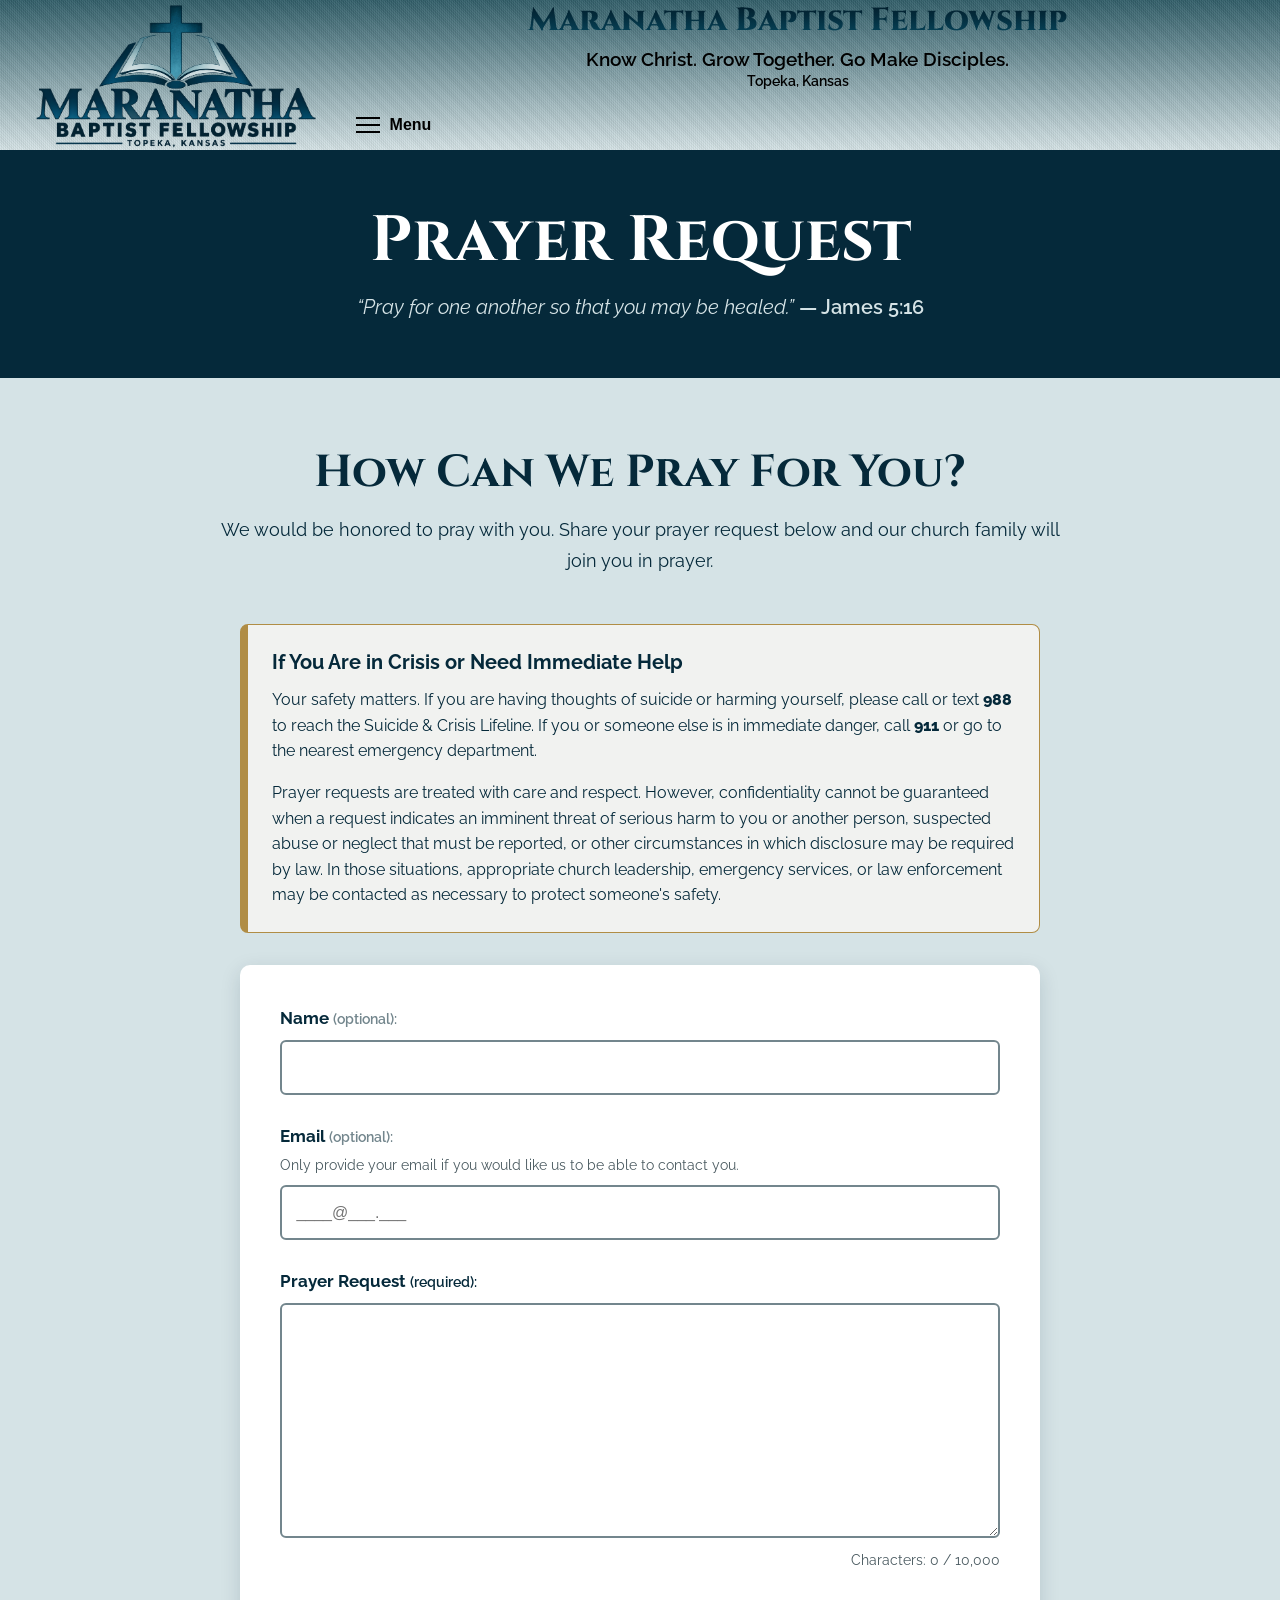
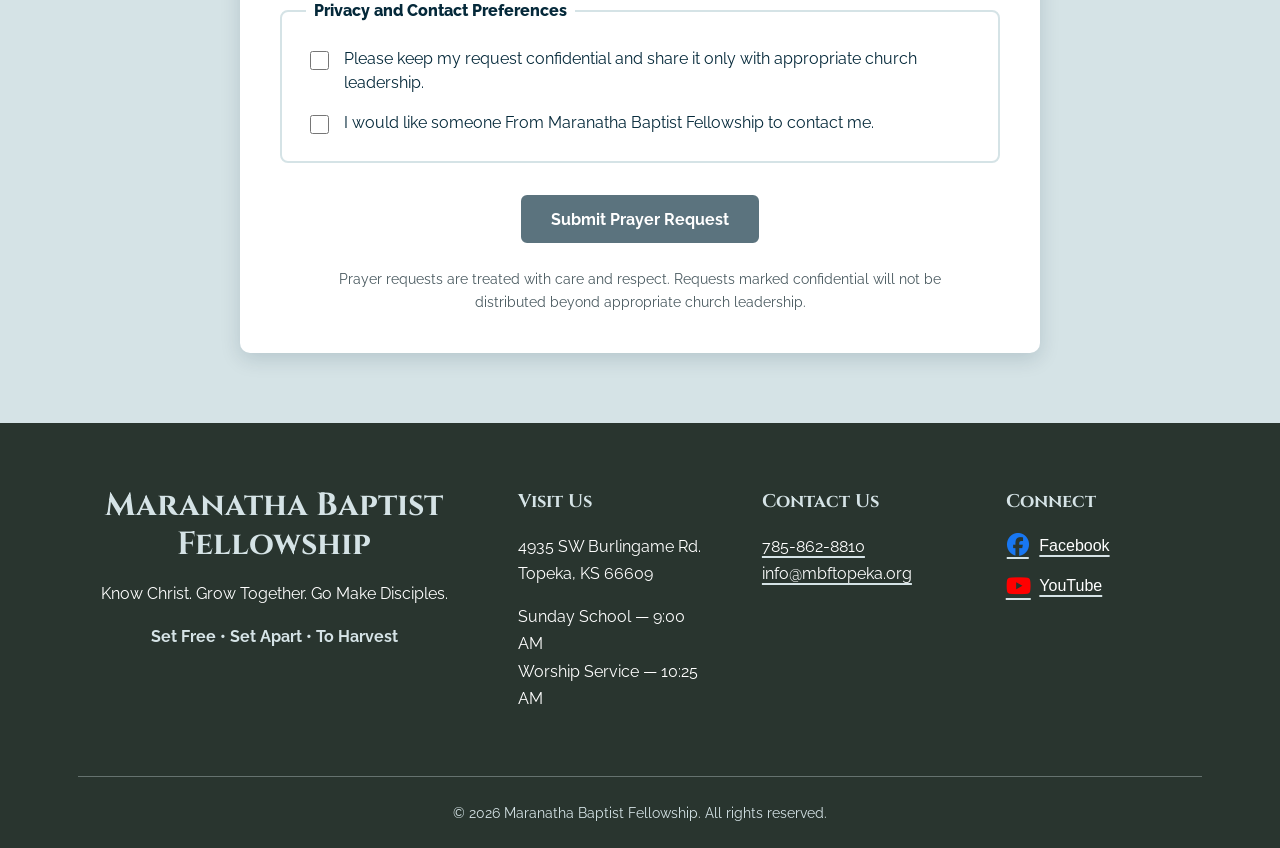
<file: pages/prayer-request.html>
<!DOCTYPE html>
<html lang="en">
<head>
	<meta charset="UTF-8">
	<meta name="viewport" content="width=device-width, initial-scale=1.0">
	
	<link rel="preconnect" href="https://fonts.googleapis.com">
	<link rel="preconnect" href="https://fonts.gstatic.com" crossorigin>
	<link href="https://fonts.googleapis.com/css2?family=Raleway:wght@400;600;700;800&display=swap" rel="stylesheet">
	<link href="https://fonts.googleapis.com/css2?family=Cinzel:wght@800&display=swap" rel="stylesheet">
	<link rel="stylesheet" href="https://cdnjs.cloudflare.com/ajax/libs/font-awesome/6.7.2/css/all.min.css">
	<title>Prayer Request | Maranatha Baptist Fellowship</title>
	
	<meta name="description" content="Submit a prayer request to Maranatha Baptist Fellowship in Topeka, Kansas.">
	
	<link rel="stylesheet" href="../css/styles.css">
</head>

<body>
	<header class="site-header">
    <div class="container">

        <a class="site-logo" href="../index.html">
            <img
                src="../Church Photos/Logo5.png"
                alt="Maranatha Baptist Fellowship"
            >
        </a>

        <div class="header-content">

            <div class="header-identity">
                <h1>Maranatha Baptist Fellowship</h1>

                <p class="header-message">
                    Know Christ. Grow Together. Go Make Disciples.
                </p>

                <p class="header-location">
                    Topeka, Kansas
                </p>
            </div>

            <div class="menu-wrapper">
				<button
					class="menu-toggle"
					type="button"
					aria-expanded="false"
					aria-controls="main-navigation"
				>
					<span class="menu-toggle-icon" aria-hidden="true"></span>
					<span class="menu-toggle-text">Menu</span>
				</button>
				<nav class="main-nav" id="main-navigation" aria-label="Main navigation">
					<ul>
						<li><a href="new-here.html">New Here?</a></li>
						<li class="has-dropdown">
							<button 
								class="dropdown-toggle" 
								type="button"
								aria-expanded="false"
							>
								About
							</button>
							<ul class="dropdown">
								<li><a href="leadership.html">Leadership</a></li>
								<li><a href="our-beliefs.html">Our Beliefs</a></li>
								<li><a href="contact.html">Contact Us</a></li>
							</ul>
						</li>
						<li class="has-dropdown adult-ministries-nav">
							<button 
								class="dropdown-toggle" 
								type="button"
								aria-expanded="false"
							>
								Adult Ministries
							</button>
							<ul class="dropdown">
								<li><a href="mens-ministries.html">Men's Ministries</a></li>
								<li><a href="womens-ministries.html">Women's Ministries</a></li>
							</ul>
						</li>
						<li class="has-dropdown children-youth-nav">
							<button 
								class="dropdown-toggle" 
								type="button"
								aria-expanded="false"
							>
								Children/Youth Ministries
							</button>
							<ul class="dropdown">
								<li><a href="awana.html">AWANA</a></li>
								<li><a href="youth-group.html">Youth Group</a></li>
							</ul>
						</li>
						<li class="has-dropdown">
							<button 
								class="dropdown-toggle" 
								type="button"
								aria-expanded="false"
							>
								Online Sermons
							</button>
							<ul class="dropdown">
								<li><a href="video-sermons.html">Video Sermons</a></li>
								<li><a href="mp3-sermons.html">MP3 Sermons</a></li>
							</ul>
						</li>
						<li><a href="pages/devotions.html">Devotions</a></li>
						<li class="has-dropdown">
							<button 
								class="dropdown-toggle" 
								type="button"
								aria-expanded="false"
							>
								Calendar &amp; Events
							</button>
							<ul class="dropdown">
								<li><a href="calendar.html">Calendar</a></li>
								<li><a href="events.html">Events</a></li>
							</ul>
						</li>
						<li><a href="give.html">Give</a></li>
					</ul>
				</nav>
			</div>
		</div>
	</div>
</header>

<main>
	<section class="page-hero">
		<div class="container">
			<h1>Prayer Request</h1>
			
			<p class="page-scripture">
				&ldquo;Pray for one another so that you may be healed.&rdquo;
				<span>&mdash; James 5:16</span>
			</p>
		</div>
	</section>
	
	<section class="page-content" id="prayer-request-content">
		<div class="container">
			<div class="form-success" id="prayer-form-success" hidden>
				<h3>Thank you for Sharing Your Prayer Request</h3>
				<p>
					Your prayer request has been submitted.  Thank you for allowing Maranatha Baptist Fellowship to pray with you.
				</p>
			</div>
			
			<div class="form-error" id="prayer-form-error" hidden>
				<h3>We Couldn't Submit Your Prayer Request</h3>
				<p>
					Something went wrong while trying to submit your request.
					Your information has not been cleared. Please try again.
				</p>
			</div>
			
			<div class="page-intro">
				<h2>How Can We Pray For You?</h2>
				
				<p>
					We would be honored to pray with you. Share your prayer request below and our church family will join you in prayer.
				</p>
			</div>
			
			<div class="prayer-safety-notice">
				<h3>If You Are in Crisis or Need Immediate Help</h3>
			
				<p>
					Your safety matters. If you are having thoughts of suicide or
					harming yourself, please call or text <strong>988</strong> to reach
					the Suicide &amp; Crisis Lifeline. If you or someone else is in
					immediate danger, call <strong>911</strong> or go to the nearest
					emergency department.
				</p>
			
				<p>
					Prayer requests are treated with care and respect. However,
					confidentiality cannot be guaranteed when a request indicates an
					imminent threat of serious harm to you or another person, suspected
					abuse or neglect that must be reported, or other circumstances in
					which disclosure may be required by law. In those situations,
					appropriate church leadership, emergency services, or law
					enforcement may be contacted as necessary to protect someone's
					safety.
				</p>
			</div>
			
			<form class="prayer-request-form" id="prayer-request-form">
				<div class="form-honeypot" aria-hidden="true">
					<label for="company-website">Leave this field blank</label>
					<input
						type="hidden"
						id="company-website"
						name="company-website"
						tabindex="-1"
						autocomplete="new-password"
					>
				</div>
				<div class="form-group">
					<label for="name">
						Name <span class="optional">(optional):</span>
					</label>
					
					<input
						type="text"
						id="name"
						name="name"
						autocomplete="name"
					>
				</div>
				
				<div class="form-group">
					<label for="prayer-request-email">
						Email <span class="optional" id="email-requirement">(optional):</span>
					</label>
					
					<p class="form-help" id="email-help">
						Only provide your email if you would like us to be able to contact you.
					</p>
						<input
							type="email"
							placeholder="____@___.___"
							id="prayer-request-email"
							name="email"
							maxlength="254"
							autocomplete="email"
						>
				</div>
				
				<div class="form-group">
					<label for="prayer-request">
						Prayer Request <span class="required">(required):</span>
					</label>
					
					<textarea
						id="prayer-request"
						name="prayer-request"
						rows="8"
						maxlength="10000"
						aria-describedby="prayer-request-counter"
						required
					></textarea>
					
					<p class="character-counter" id="prayer-request-counter">
						Characters: <span id="prayer-request-count">0 / 10,000</span>
					</p>
				</div>
				
				<div class="prayer-alert prayer-crisis-alert" id="prayer-crisis-alert" role="alert" hidden>
					<h3>Please Reach Out for Immediate Support</h3>
					<p>
						You don't have to face a crisis alone. If you or someone you know
						is thinking about suicide or self-harm, please call or text
						<strong>988</strong> to connect with the 988 Suicide & Crisis Lifeline.
						If anyone is in immediate danger, call <strong>911</strong> or go
						to the nearest emergency department.
					</p>
					<p>
						Prayer requests are not monitored continuously and should not
						be used to seek emergency assistance.
					</p>
				</div>
				
				<div class="prayer-alert prayer-violence-alert" id="prayer-violence-alert" role="alert" hidden>
					<h3>Important Information About Confidentiality</h3>
					<p>
						We take concerns about anyone's safety seriously. Information indicating an imminent risk of serious 
						harm to any person may be shared with appropriate church leadership, emergency services, or law 
						enforcement when necessary to protect someone's safety.
					</p>
					<p>
						If you or someone else is in immediate danger, please call
						<strong>911</strong>.
					</p>
				</div>
				
				<fieldset class="form-options">
					<legend>Privacy and Contact Preferences</legend>
					
					<div class="checkbox-group">
						<input	
							type="checkbox"
							id="confidential"
							name="confidential"
						>
						
						<label for="confidential">
							Please keep my request confidential and share it only with appropriate church leadership.
						</label>
					</div>
					
					<div class="checkbox-group">
						<input
							type="checkbox"
							id="contact-requested"
							name="contact-requested"
						>
						
						<label for="contact-requested">
							I would like someone From Maranatha Baptist Fellowship to contact me.
						</label>
					</div>
				</fieldset>
				
				<button class="form-submit" type="submit" disabled>
					Submit Prayer Request
				</button>
				
				<p class="form-privacy-note">
					Prayer requests are treated with care and respect. Requests marked confidential will not be distributed beyond appropriate church leadership.
				</p>
			</form>
		</div>
	</section>
</main>
	
<footer class="site-footer">
    <div class="container">
        <div class="footer-grid">

            <div class="footer-about">
                <h2>Maranatha Baptist Fellowship</h2>

                <p>
                    Know Christ. Grow Together. Go Make Disciples.
                </p>

                <p class="footer-motto">
                    Set Free &bull; Set Apart &bull; To Harvest
                </p>
            </div>

            <div class="footer-visit">
                <h3>Visit Us</h3>

                <address>
                    4935 SW Burlingame Rd.<br>
                    Topeka, KS 66609
                </address>

                <p>
                    Sunday School &mdash; 9:00 AM<br>
                    Worship Service &mdash; 10:25 AM
                </p>
            </div>

            <div class="footer-contact">
                <h3>Contact Us</h3>

                <p>
                    <a href="tel:+17858628810">785-862-8810</a><br>
                    <a href="mailto:info@mbftopeka.org">info@mbftopeka.org</a>
                </p>
            </div>

            <div class="footer-connect">
                <h3>Connect</h3>

                <ul>
                    <li>
                        <a href="https://www.facebook.com/mbftopeka">
                            <i class="fa-brands fa-facebook" aria-hidden="true"></i>
							Facebook
                        </a>
                    </li>

                    <li>
                        <a href="https://www.youtube.com/channel/UCDqfZ13zDIUlPIBi_HJVPEg">
                            <i class="fa-brands fa-youtube" aria-hidden="true"></i>
							YouTube
                        </a>
                    </li>
                </ul>
            </div>

        </div>

        <div class="footer-bottom">
            <p>
                &copy; <span id="current-year"></span>
                Maranatha Baptist Fellowship. All rights reserved.
            </p>
        </div>
    </div>
</footer>
	<script src="../js/main.js"></script>
</body>
</html>
</file>
<file: css/styles.css>
:root {
    /* MBF brand colors */
    --color-primary: #05293A;
    --color-secondary: #73868D;
	--color-teal-dark: #315E69;
    --color-teal-light: #D5E3E6;
	--color-green-gray: #29352F;
    --color-white: #FFFFFF;
    --color-black: #000000;
    --color-background: var(--color-white);
    --color-text: var(--color-black);
	--color-dropdown: #C5D2D3;
}

*,
*::before,
*::after {
    box-sizing: border-box;
}

html {
    scroll-behavior: smooth;
}

body {
    margin: 0;
    background-color: var(--color-green-gray);
    color: var(--color-text);
    font-family: Arial, Helvetica, sans-serif;
    line-height: 1.6;
}

img {
    display: block;
    max-width: 100%;
}

.container {
	width: min(90%, 1200px);
	margin-inline: auto;
}

.site-header {
	position: relative;
    z-index: 1000;
	background:
		repeating-linear-gradient(
			45deg,
			rgba(255, 255, 255, 0.04) 0px,
			rgba(255, 255, 255, 0.04) 1px,
			rgba(0, 0, 0, 0.04) 1px,
			rgba(0, 0, 0, 0.04) 2px
		),
		repeating-linear-gradient(
			90deg,
			rgba(255, 255, 255, 0.04) 0px,
			rgba(255, 255, 255, 0.04) 1px,
			rgba(0, 0, 0, 0.04) 1px,
			rgba(0, 0, 0, 0.04) 2px
		),
		linear-gradient(
			to bottom,
			var(--color-teal-dark) 0%,
			var(--color-teal-light) 100%
		);
}

.site-header .container {
	width: min(96%, 1500px);
	min-height: 90px;
	display: flex;
	align-items: center;
	justify-content: space-between;
	gap: 2rem;
}

.site-logo {
	display: block;
}

.site-logo img {
	width: 300px;
	height: auto;
}

.main-nav {
	flex: 1;
}

.main-nav > ul {
	display: flex;
	align-items: flex-start;
	justify-content: center;
	gap: 1.5rem;
	margin: 0;
	padding: 0;
	list-style: none;
}

.main-nav a,
.dropdown-toggle {
    display: block;
    margin: 0;
    padding: 0;
    border: 0;
    background: none;
    color: var(--color-text);
    font-family: Georgia, "Times New Roman", serif;
    font-size: inherit;
    font-weight: 600;
    line-height: inherit;
    text-decoration: none;
    cursor: pointer;
}

.main-nav > ul > li > a:focus-visible,
.dropdown-toggle:focus-visible {
    outline: none;
    text-decoration: underline;
    text-decoration-thickness: 3px;
    text-underline-offset: 6px;
    text-decoration-color: var(--color-primary);
}

.dropdown a:focus-visible {
    outline: none;
    background-color: var(--color-primary);
    color: var(--color-white);
}

.dropdown-toggle::after {
	content: "";
	display: inline-block;
	width: 0.4rem;
	height: 0.4rem;
	margin-left: 0.45rem;
	vertical-align: 0.15rem;
	border-right: 2px solid currentColor;
	border-bottom: 2px solid currentColor;
	transform: rotate(45deg);
}

.dropdown {
	display: none;
	position: absolute;
	top: 100%;
	left: 0;
	min-width: 190px;
	margin: 0;
	padding: 0.5rem 0;
	background-color: var(--color-dropdown);
	border-radius: 8px;
	box-shadow: 0 4px 10px rgba(0, 0, 0, 0.12);
	list-style: none;
	background:
		repeating-linear-gradient(
			45deg,
			rgba(255, 255, 255, 0.04) 0px,
			rgba(255, 255, 255, 0.04) 1px,
			rgba(0, 0, 0, 0.04) 1px,
			rgba(0, 0, 0, 0.04) 2px
		),
		repeating-linear-gradient(
			90deg,
			rgba(255, 255, 255, 0.04) 0px,
			rgba(255, 255, 255, 0.04) 1px,
			rgba(0, 0, 0, 0.04) 1px,
			rgba(0, 0, 0, 0.04) 2px
		),
		linear-gradient(
			to bottom,
			var(--color-teal-dark) 0%,
			var(--color-teal-light) 100%
	);
}

.dropdown a {
	display: block;
	padding: 0.4rem 1rem;
	white-space: nowrap;
	border-radius: 5px;

}

.dropdown a:hover,
.dropdown a:focus-visible {
	background-color: var(--color-primary);
	color: var(--color-white);
}

.has-dropdown {
	position: relative;
}

.has-dropdown:hover > .dropdown,
.has-dropdown.open > .dropdown {
	display: block;
}

.menu-toggle {
	display: none;
}

.menu-toggle-icon {
    position: relative;
	display: inline-block;
	flex-shrink: 0;
    width: 24px;
    height: 2px;
    background-color: currentColor;
}

.menu-toggle-icon::before,
.menu-toggle-icon::after {
	content: "";
	position: absolute;
	left: 0;
	width: 24px;
	height: 2px;
	background-color: currentColor;
}

.menu-toggle-icon::before {
	top: -7px;
}

.menu-toggle-icon::after {
	top: 7px;
}

.page-hero {
    padding: 3.5rem 1rem;
    background-color: var(--color-primary);
    border-bottom: 6px solid var(--color-teal-light);
    text-align: center;
    color: var(--color-white);
}

.page-hero h1 {
    margin: 0 0 1rem;
    font-family: Cinzel, Georgia, "Times New Roman", serif;
    font-size: clamp(2.5rem, 5vw, 4rem);
    line-height: 1.1;
    color: var(--color-white);
}

.page-scripture {
    margin: 0;
    font-family: Raleway, Arial, Helvetica, sans-serif;
    font-size: clamp(1rem, 2vw, 1.25rem);
    font-style: italic;
    line-height: 1.5;
    color: var(--color-teal-light);
}

.page-scripture span {
    white-space: nowrap;
    font-style: normal;
    font-weight: 600;
}

.page-content {
    padding: 4rem 1rem;
    background-color: var(--color-teal-light);
    color: var(--color-primary);
}

.page-intro {
    max-width: 850px;
    margin: 0 auto 3rem;
    text-align: center;
}

.page-intro h2 {
    margin: 0 0 1rem;
    font-family: Cinzel, Georgia, "Times New Roman", serif;
    font-size: clamp(2rem, 3.5vw, 3rem);
    line-height: 1.1;
    color: var(--color-primary);
}

.page-intro p {
    margin: 0;
    font-family: Raleway, Arial, Helvetica, sans-serif;
    font-size: 1.15rem;
    line-height: 1.7;
    color: var(--color-primary);
}

.content-section {
	max-width: 1000px;
	margin: 0 auto;
}

.content-section + .content-section {
	margin-top: 4rem
}

.content-grid {
	display: grid;
	grid-template-columns: 1fr;
	gap: 3.5rem;
}

.content-section-text {
    max-width: 850px;
    margin-inline: auto;
    text-align: center;
}

.content-section-text h2,
.content-card h3 {
	margin-top: 0;
	font-family: Cinzel, Georgia, "Times New Roman", serif;
	color: var(--color-primary);
}

.content-section-text h2 {
    margin-bottom: 1rem;
    font-size: clamp(1.8rem, 3vw, 2.5rem);
    line-height: 1.2;
}

.content-section-text p {
    margin: 0 0 1rem;
    font-family: Raleway, Arial, Helvetica, sans-serif;
    font-size: 1.05rem;
    line-height: 1.7;
}

.content-section-text p:last-child {
	margin-bottom: 0;
}

.content-card {
    width: 100%;
    max-width: 600px;
    margin-inline: auto;
    padding: 2rem;
    background-color: var(--color-white);
    border-radius: 10px;
    box-shadow: 0 6px 20px rgba(5, 41, 58, 0.15);
}

.content-card h3 {
	text-align: center;
	margin-bottom: 0.75rem;
	font-size: 1.4rem;
}

.content-card p {
	margin: 0;
	font-family: Raleway, Arial, Helvetica, sans-serif;
	line-height: 1.6;
}

.service-time {
    display: flex;
    justify-content: space-between;
    gap: 1.5rem;
    padding: 0.85rem 0;
    border-bottom: 1px solid var(--color-teal-light);
    font-family: Raleway, Arial, Helvetica, sans-serif;
}

.service-time:last-child {
    border-bottom: 0;
}

.service-time strong {
    flex-shrink: 0;
    color: var(--color-primary);
}

.service-time span {
    text-align: right;
}

.callout {
    max-width: 850px;
    margin: 2.5rem auto 0;
    padding: 2.5rem 3rem;
    background-color: var(--color-primary);
    border-radius: 10px;
    border-top: 6px solid var(--color-teal-dark);
    box-shadow: 0 6px 20px rgba(5, 41, 58, 0.2);
    text-align: center;
    color: var(--color-white);
}

.callout h3 {
    margin: 0 0 1.25rem;
    font-family: Cinzel, Georgia, "Times New Roman", serif;
    font-size: clamp(1.6rem, 3vw, 2.2rem);
    line-height: 1.2;
    text-align: center;
    color: var(--color-white);
}

.callout p {
    max-width: 700px;
    margin: 0 auto 1rem;
    font-family: Raleway, Arial, Helvetica, sans-serif;
    font-size: 1.05rem;
    line-height: 1.7;
    text-align: center;
}

.callout p:last-child {
    margin-bottom: 0;
}

.prayer-request-form,
.contact-form {
    max-width: 800px;
    margin-inline: auto;
    padding: 2.5rem;
    background-color: var(--color-white);
    border-radius: 10px;
    box-shadow: 0 6px 20px rgba(5, 41, 58, 0.15);
    font-family: Raleway, Arial, Helvetica, sans-serif;
    color: var(--color-primary);
}

.form-group {
    margin-bottom: 1.75rem;
}

.form-group label {
    display: block;
    margin-bottom: 0.5rem;
    font-size: 1.05rem;
    font-weight: 700;
}

.optional,
.required {
    font-size: 0.9rem;
    font-weight: 600;
}

.optional {
    color: var(--color-secondary);
}

.required {
    color: var(--color-primary);
}

.form-help {
    margin: -0.25rem 0 0.6rem;
    font-size: 0.9rem;
    line-height: 1.5;
    color: #4A5A60;
}

.prayer-request-form input:not([type="checkbox"]),
.prayer-request-form textarea,
.contact-form input:not([type="checkbox"]),
.contact-form textarea {
    width: 100%;
    padding: 0.8rem 0.9rem;
    border: 2px solid var(--color-secondary);
    border-radius: 6px;
    background-color: var(--color-white);
    font-family: Arial, Helvetica, sans-serif;
    font-size: 16px;
    line-height: 1.6;
    letter-spacing: normal;
    color: var(--color-black);
}

.form-group textarea {
    resize: vertical;
    min-height: 180px;
}

.form-group input:focus,
.form-group textarea:focus {
    border-color: var(--color-primary);
    outline: 3px solid rgba(5, 41, 58, 0.2);
    outline-offset: 2px;
}

.form-options {
    margin: 0 0 2rem;
    padding: 1.5rem;
    border: 2px solid var(--color-teal-light);
    border-radius: 8px;
}

.form-options legend {
    padding: 0 0.5rem;
    font-weight: 800;
    color: var(--color-primary);
}

.checkbox-group {
    display: flex;
    align-items: flex-start;
    gap: 0.75rem;
}

.checkbox-group + .checkbox-group {
    margin-top: 1rem;
}

.checkbox-group input {
    flex-shrink: 0;
    width: 1.2rem;
    height: 1.2rem;
    margin-top: 0.2rem;
    accent-color: var(--color-primary);
}

.checkbox-group label {
    line-height: 1.5;
    cursor: pointer;
}

.form-submit {
    display: block;
    margin-inline: auto;
    padding: 0.8rem 1.75rem;
    border: 2px solid var(--color-primary);
    border-radius: 6px;
    background-color: var(--color-primary);
    font-family: Raleway, Arial, Helvetica, sans-serif;
    font-size: 1rem;
    font-weight: 700;
    color: var(--color-white);
    cursor: pointer;
    transition:
        background-color 0.2s ease,
        color 0.2s ease,
        transform 0.2s ease;
}

.form-submit:hover,
.form-submit:focus-visible {
    background-color: var(--color-white);
    color: var(--color-primary);
    transform: translateY(-3px);
}

.form-submit:focus-visible {
    outline: 3px solid var(--color-primary);
    outline-offset: 3px;
}

.form-privacy-note {
    max-width: 650px;
    margin: 1.5rem auto 0;
    font-size: 0.9rem;
    line-height: 1.6;
    text-align: center;
    color: #4A5A60;
}

.menu-wrapper {
	position: relative;
	margin-top: 0.75rem;
}

.header-content {
	flex: 1;
	display: flex;
	flex-direction: column;
	align-items: stretch;
}

.header-identity {
	text-align: center;
}

.hero {
	color: var(--color-teal-light);
	text-align: center;
	padding: 4rem 1rem;
}

.header-identity h1 {
	margin: 0;
	font-family: Cinzel, Georgia, "Times New Roman", serif;
	font-size: clamp(1.25rem, 2.5vw, 3rem);
	font-weight: 800;
	line-height: 1.2;
	background-image: linear-gradient(
		to bottom,
		#021A27 0%,
		#032A3A 35%,
		#063C50 70%,
		#07516A 100%
	);
	background-clip: text;
	-webkit-background-clip: text;
	color: transparent;
	-webkit-text-fill-color: transparent;
}

.header-message {
	margin: 0.5rem 0 0;
	font-family: Raleway, Georgia, "Times New Roman", serif;
	font-size: clamp(0.95rem, 1.5vw, 1.5rem);
	font-weight: 600;
	line-height: 1.2;
}

.header-location {
	margin: 0.1rem 0 0;
	font-family: Raleway, Georgia, "Times New Roman", serif;
	font-size: clamp(0.8rem, 1.1vw, 1.1rem);
	font-weight: 600;
	line-height: 1.2;
}

.visit {
	position: relative;
	overflow: hidden;
	margin: 0;
	padding: 2rem 1rem 12rem;
	font-family: Raleway, Georgia, "Times New Roman", serif;
	font-size: 1.1rem;
	text-align: center;
	color: var(--color-teal-light);
}

.visit-background {
	position: absolute;
	top: -10%;
	inset: 0;
	width: 100%;
	height: 120%;
	object-fit: cover;
	object-position: 11% center;
	z-index: 0;
	will-change: transform;
}
.visit::after {
	content: "";
	position: absolute;
	inset: 0;
	background: rgba(0, 0, 0, 0.45);
	z-index: 1;
	pointer-events: none;
}

.visit .container {
	position: relative;
	z-index: 2;
}

.visit h2 {
	display: inline-block;
	margin: 0 0 0.75rem;
	font-family: Cinzel, Georgia, "Times New Roman", serif;
	font-size: clamp(2rem, 4vw, 3.5rem);
	line-height: 1.1;
	border-bottom: 1px solid var(--color-teal-light);
	padding: 0 1rem 0.75rem;
}

.service-times {
	display: flex;
	justify-content: center;
	gap: 4rem;
}

.service h3 {
	margin: 0;
	font-size: 1.25rem;
	line-height: 1.1;
	text-transform: uppercase;
}

.service p {
	margin: 0.15rem 0 0;
	font-size: 2rem;
	font-weight: 600;
	line-height: 1;
}

.service-address {
	margin: 0.75rem 0 0;
	font-size: 1.1rem;
	font-weight: 600;
	line-height: 1.25;
}

.service + .service {
	border-left: 1px solid var(--color-teal-light);
	padding-left: 4rem;
}

.featured {
	padding: 3rem 1rem;
	text-align: center;
}

.featured-slider {
	position: relative;
	width: min(90%, 850px);
	margin-inline: auto;
	aspect-ratio: 16 / 9;
}

.featured-slide{
	position: absolute;
	inset: 0;
	opacity: 0;
	visibility: hidden;
	transition:
		opacity 0.8s ease,
		visibility 0.8s ease;
}

.featured-slide.active {
	opacity: 1;
	visibility: visible;
}

.featured-slide-link {
	display: block;
	width: 100%;
	height: 100%;
}

.featured-slide img {
	width: 100%;
	height: auto;
}

.featured h2 {
	margin: 0 0 1.5rem;
	font-family: Cinzel, Georgia, "Times New Roman", serif;
	font-size: clamp(1.75rem, 3vw, 2.5rem);
	color: var(--color-teal-light);
	line-height: 1.2;
}

.slider-button {
	position: absolute;
	top: 50%;
	z-index: 10;
	width: 35px;
	height: 55px;
	padding: 0;
	border: 0;
	background: rgba(5, 41, 58, 0.75);
	color: var(--color-teal-light);
	font-size: 2rem;
	line-height: 1;
	cursor: pointer;
	transform: translateY(-50%);
}

.slider-previous {
	left: 0;
	border-radius: 8px 0 0 8px;
}

.slider-next {
	right: 0;
	border-radius: 8px 0 0 8px;
}

.slider-button:hover,
.slider-button:focus-visible {
	background: var(--color-teal-light);
	color: var(--color-primary);
	outline: 3px solid var(--color-white);
	outline-offset: -3px;
}

.slider-previous:hover,
.slider-previous:focus-visible {
    padding-right: 6px;
}

.slider-next:hover,
.slider-next:focus-visible {
    padding-left: 6px;
}

.slider-pause {
	position: absolute;
	left: 50%;
	bottom: 5px;
	z-index: 10;
	width: 44px;
	height: 44px;
	padding: 0;
	border: 0;
	border-radius: 6px;
	background: rgba(5, 41, 58, 0.75);
	color: var(--color-teal-light);
	font-size: 1.25rem;
	line-height: 1;
	cursor: pointer;
	transform: translateX(-50%);
}

.slider-pause:hover,
.slider-pause:focus-visible {
	background: var(--color-teal-light);
	color: var(--color-primary);
	outline: 3px solid var(--color-white);
	outline-offset: -3px;
}

.welcome {
	padding: 4rem 1rem;
}

.welcome .container {
	display: grid;
	grid-template-columns: 2fr 3fr;
	align-items: start;
	gap: 3rem;
}

.welcome-image {
	height: 100%
}

.welcome-image img {
	width: 100%;
	height: 100%;
	object-fit: cover;
	border-radius: 10px;
}

.welcome-content h2 {
	margin: 0 0 1rem;
	font-family: Cinzel, Georgia, "Times New Roman", serif;
	font-size: clamp(2rem, 3.5vw, 3rem);
	text-align: center;
	line-height: 1.1;
	color: var(--color-teal-light);
}

.welcome-content p {
	margin: 0;
	font-family: Raleway, Arial, Helvetica, sans-serif;
	font-size: 1.5rem;
	text-align: center;
	line-height: 1.7;
	color: var(--color-white);
}

.welcome-content .welcome-motto {
	margin-top: 1.5rem;
	padding: 1rem 0;
	border-top: 1px solid var(--color-teal-light);
	border-bottom: 1px solid var(--color-teal-light);
	font-family: Cinzel, Georgia, "Times New Roman", serif;
	font-size: 1.5rem;
	font-weight: 800;
	letter-spacing: 0.05em;
	color: var(--color-teal-light);
}

.welcome-mission,
.welcome-purpose {
	margin-top: 2.5rem;
    padding-top: 1.5rem;
	border-top: 1px solid var(--color-teal-light);
    text-align: center;
}

.welcome-mission {
	margin-top: 0;
	border-top: 0;
}

.welcome-mission h3,
.welcome-purpose h3 {
	margin: 0 0 0.25rem;
	font-family: Raleway, Arial, Helvetica, sans-serif;
	font-size: 1.5rem;
	font-weight: 700;
	text-transform: uppercase;
	letter-spacing: 0.15em;
	color: var(--color-teal-light);
}

.welcome-mission p {
	margin: 0;
	font-family: Cinzel, Georgia, "Times New Roman", serif;
	font-size: clamp(1.25rem, 2vw, 1.75rem);
	font-weight: 800;
	line-height: 1.3;
	color: var(--color-white);
}

.welcome-content .welcome-bold {
	margin: 2.5rem 0 0;
	padding-top: 1.5rem;
	border-top: 1px solid var(--color-teal-light);
	font-family: Raleway, Arial, Helvetica, sans-serif;
	font-size: 1.5rem;
	font-weight: 600;
	line-height: 1.5;
	text-align: center;
	color: var(--color-white);
}

.welcome-bold strong {
	color: var(--color-teal-light);
	font-weight: 800;
}

.welcome-bold u {
	text-decoration-thickness: 2px;
	text-underline-offset: 4px;
}

.church-life {
	padding: 4rem 1rem;
	background-color: var(--color-teal-light);
	color: var(--color-primary);
}

.church-life-intro {
	max-width: 850px;
	margin: 0 auto 3rem;
	text-align: center;
}

.church-life-intro h2 {
	margin: 0 0 1rem;
	font-family: Cinzel, Georgia, "Times New Roman", serif;
	font-size: clamp(2rem, 3.5vw, 3rem);
	line-height: 1.1;
	color: var(--color-primary);
}

.church-life-intro p {
	margin: 0;
	font-family: Raleway, Arial, Helvetica, sans-serif;
	font-size: 1.15rem;
	line-height: 1.7;
	color: var(--color-primary);
}

.church-life-grid {
    display: grid;
    grid-template-columns: repeat(4, 1fr);
    gap: 1.5rem;
}

.church-life-card {
	display: flex;
	flex-direction: column;
    padding: 2rem 1.5rem;
    background-color: var(--color-primary);
    border-radius: 10px;
    text-align: center;
    color: var(--color-white);
}

.church-life-card h3 {
    margin: 0 0 1rem;
    font-family: Cinzel, Georgia, "Times New Roman", serif;
    font-size: 1.4rem;
    line-height: 1.2;
    color: var(--color-teal-light);
}

.church-life-card p {
    margin: 0 0 1.5rem;
    font-family: Raleway, Arial, Helvetica, sans-serif;
    font-size: 1rem;
    line-height: 1.6;
    color: var(--color-white);
}

.church-life-card a {
	margin-top: auto;
	display: inline-block;
	padding: 0.65rem 1.25rem;
	border: 2px solid var(--color-teal-light);
	border-radius: 6px;
	font-family: Raleway, Arial, Helvetica, sans-serif;
	font-weight: 700;
	color: var(--color-teal-light);
	text-decoration: none;
	transition:
		background-color 0.2s ease,
		color 0.2s ease,
		transform 0.2s ease;
}

.church-life-card a:hover,
.church-life-card a:focus-visible {
	background-color: var(--color-teal-light);
	color: var(--color-primary);
	transform: translateY(-3px);
}

.church-life-card a:focus-visible {
	outline: 3px solid var(--color-white);
	outline-offset: 3px;
}

.visit-info-grid {
    display: grid;
    grid-template-columns: repeat(2, 1fr);
    gap: 2rem;
    margin-top: 2.5rem;
}

.visit-info-card {
    padding: 2rem;
    background-color: var(--color-white);
    border-radius: 10px;
    box-shadow: 0 6px 20px rgba(5, 41, 58, 0.15);
    text-align: center;
}

.visit-info-card h3 {
    margin: 0 0 1rem;
    font-family: Cinzel, Georgia, "Times New Roman", serif;
    font-size: 1.4rem;
    line-height: 1.2;
    color: var(--color-primary);
}

.visit-info-card p {
    margin: 0 0 1rem;
    font-family: Raleway, Arial, Helvetica, sans-serif;
    font-size: 1.05rem;
    line-height: 1.7;
    color: var(--color-primary);
}

.visit-info-card p:last-child {
    margin-bottom: 0;
}


/* Visitor Parking Map */

.visit-map {
    max-width: 1000px;
    margin: 3rem auto 0;
    text-align: center;
}

.visit-map-link {
    display: block;
    border-radius: 10px;
    text-decoration: none;
}

.visit-map-link img {
    width: 100%;
    height: auto;
    border-radius: 10px;
    box-shadow: 0 6px 20px rgba(5, 41, 58, 0.2);
    transition:
        transform 0.2s ease,
        box-shadow 0.2s ease;
}

.visit-map-link:hover img {
    transform: translateY(-4px);
    box-shadow: 0 10px 28px rgba(5, 41, 58, 0.3);
}

.visit-map-link:focus-visible {
    outline: 4px solid var(--color-primary);
    outline-offset: 5px;
}

.visit-map-caption {
    margin: 1rem 0 0;
    font-family: Raleway, Arial, Helvetica, sans-serif;
    font-size: 0.95rem;
    font-weight: 600;
    line-height: 1.5;
    color: var(--color-primary);
}

/* Leadership Profiles */

.leadership-section {
    max-width: 1000px;
    margin: 4rem auto 0;
}

.leadership-profile {
    display: grid;
    grid-template-columns: minmax(280px, 0.8fr) minmax(0, 1.5fr);
    gap: 3rem;
    align-items: center;
    padding: 2.5rem;
    background-color: var(--color-white);
    border-radius: 10px;
    box-shadow: 0 6px 20px rgba(5, 41, 58, 0.15);
}

.leadership-photo {
    width: 100%;
    overflow: hidden;
    border-radius: 10px;
}

.leadership-photo img {
    width: 100%;
    height: auto;
    border-radius: 10px;
}

.leadership-content {
    min-width: 0;
}

.leadership-role {
    margin: 0 0 0.35rem;
    font-family: Raleway, Arial, Helvetica, sans-serif;
    font-size: 0.95rem;
    font-weight: 700;
    text-transform: uppercase;
    letter-spacing: 0.12em;
    color: var(--color-teal-dark);
}

.leadership-content h2 {
    margin: 0 0 1.25rem;
    font-family: Cinzel, Georgia, "Times New Roman", serif;
    font-size: clamp(1.8rem, 3vw, 2.5rem);
    line-height: 1.15;
    color: var(--color-primary);
}

.leadership-bio {
    font-family: Raleway, Arial, Helvetica, sans-serif;
    font-size: 1.05rem;
    line-height: 1.7;
    color: var(--color-primary);
}

.leadership-bio p {
    margin: 0 0 1rem;
}

.leadership-bio p:last-child {
    margin-bottom: 0;
}

.leadership-contact {
    display: inline-flex;
    align-items: center;
    gap: 0.6rem;
    margin-top: 1.5rem;
}

.leadership-profile + .leadership-profile {
    margin-top: 3rem;
}

.leadership-profile-reverse .leadership-photo {
    grid-column: 2;
    grid-row: 1;
}

.leadership-profile-reverse .leadership-content {
    grid-column: 1;
    grid-row: 1;
}

.leadership-actions {
    display: flex;
    flex-wrap: wrap;
    gap: 1rem;
    margin-top: 1.5rem;
}

.leadership-actions .leadership-contact {
    margin-top: 0;
}

.latest-sermon {
    padding: 4rem 1rem;
    background-color: var(--color-green-gray);
    color: var(--color-white);
}

.latest-sermon-heading {
    max-width: 850px;
    margin: 0 auto 3rem;
    text-align: center;
}

.latest-sermon-heading h2 {
    margin: 0 0 1rem;
    font-family: Cinzel, Georgia, "Times New Roman", serif;
    font-size: clamp(2rem, 3.5vw, 3rem);
    line-height: 1.1;
    color: var(--color-teal-light);
}

.latest-sermon-heading p {
    margin: 0;
    font-family: Raleway, Arial, Helvetica, sans-serif;
    font-size: 1.15rem;
    line-height: 1.7;
}

.latest-sermon-content {
    display: grid;
    grid-template-columns: 3fr 2fr;
    gap: 3rem;
    align-items: center;
}

.sermon-video {
	aspect-ratio: 16 / 9;
	width: 100%;
}

.sermon-video iframe {
	width: 100%;
	height: 100%;
	border: 0;
	border-radius: 10px;
}

.sermon-details {
	padding: 2rem;
	background: rbgba(5, 41, 58, 0.64);
	border-left: 4px solid var(--color-teal-light);
	border-radius: 0 10px 10px 0;
    font-family: Raleway, Arial, Helvetica, sans-serif;
}

.sermon-label {
    margin: 0 0 0.5rem;
    font-size: 0.9rem;
    font-weight: 800;
    text-transform: uppercase;
    letter-spacing: 0.15em;
    color: var(--color-teal-light);
}

.sermon-details h3 {
    margin: 0 0 0.75rem;
    font-family: Cinzel, Georgia, "Times New Roman", serif;
    font-size: clamp(1.75rem, 2.5vw, 2.5rem);
    line-height: 1.2;
    color: var(--color-white);
}

.sermon-meta {
    margin: 0 0 1.5rem;
    font-size: 1rem;
    font-weight: 700;
    color: var(--color-teal-light);
}

.sermon-description {
    margin: 0 0 2rem;
    max-width: 36rem;
    font-size: 1.1rem;
    line-height: 1.7;
    color: var(--color-white);
}

.sermon-button {
    display: inline-block;
    padding: 0.75rem 1.5rem;
    border: 2px solid var(--color-teal-light);
    border-radius: 6px;
    font-family: Raleway, Arial, Helvetica, sans-serif;
    font-weight: 700;
    color: var(--color-teal-light);
    text-decoration: none;
    transition:
        background-color 0.2s ease,
        color 0.2s ease,
        transform 0.2s ease;
}

.sermon-button:hover,
.sermon-button:focus-visible {
    background-color: var(--color-teal-light);
    color: var(--color-primary);
    transform: translateY(-3px);
}

.sermon-button:focus-visible {
    outline: 3px solid var(--color-white);
    outline-offset: 3px;
}

.prayer {
    padding: 4rem 1rem;
    background-color: var(--color-primary);
    border-top: 6px solid var(--color-teal-light);
    color: var(--color-white);
}

.prayer-content {
    max-width: 850px;
    margin-inline: auto;
    text-align: center;
    font-family: Raleway, Arial, Helvetica, sans-serif;
}

.prayer-label {
    margin: 0 0 0.5rem;
    font-size: 0.9rem;
    font-weight: 800;
    text-transform: uppercase;
    letter-spacing: 0.15em;
    color: var(--color-teal-light);
}

.prayer-content h2 {
    margin: 0 0 1rem;
    font-family: Cinzel, Georgia, "Times New Roman", serif;
    font-size: clamp(2rem, 3.5vw, 3rem);
    line-height: 1.1;
    color: var(--color-white);
}

.prayer-message {
    max-width: 700px;
    margin: 0 auto 2rem;
    font-size: 1.15rem;
    line-height: 1.7;
    color: var(--color-white);
}

.character-counter {
    margin: 0.35rem 0 0;
    font-size: 0.85rem;
    line-height: 1.4;
    text-align: right;
    color: #4A5A60;
}

.prayer-button {
    display: inline-block;
    padding: 0.75rem 1.5rem;
    border: 2px solid var(--color-teal-light);
    border-radius: 6px;
    font-family: Raleway, Arial, Helvetica, sans-serif;
    font-weight: 700;
    color: var(--color-teal-light);
    text-decoration: none;
    transition:
        background-color 0.2s ease,
        color 0.2s ease,
        transform 0.2s ease;
}

.prayer-button:hover,
.prayer-button:focus-visible {
    background-color: var(--color-teal-light);
    color: var(--color-primary);
    transform: translateY(-3px);
}

.prayer-button:focus-visible {
    outline: 3px solid var(--color-white);
    outline-offset: 3px;
}

.form-submit:disabled {
	opacity: 0.65;
	cursor: not-allowed;
	transform: none;
}

.form-success {
	max-width: 800px;
	margin: 0 auto 2rem;
	padding: 1.5rem;
	background-color: var(--color-white);
	border: 3px solid var(--color-primary);
	border-left-width: 8px;
	font-family: Raleway, Arial, Helvetica, sans-serif;
	color: var(--color-primary);
	text-align: center;
	scroll-margin-top: 2rem;
	border-radius: 8px;
}

.form-success h3 {
	margin: 0 0 0.5rem;
	font-size: 1.25rem;
}

.form-success p {
	margin: 0;
	line-height: 1.6;
}

.form-error {
	max-width: 800px;
	margin: 0 auto 2rem;
	padding: 1.5rem;
	background-color: var(--color-white);
	border: 3px solid var(--color-primary);
	border-left-width: 8px;
	border-radius: 8px;
	font-family: Raleway, Arial, Helvetica, sans-serif;
	color: var(--color-primary);
	text-align: center;
}

.form-error h3 {
	margin: 0 0 0.5rem;
	font-size: 1.25rem;
}

.form-error p {
	margin: 0;
	line-height: 1.6;
}

.form-honeypot {
    position: absolute;
    left: -10000px;
    width: 1px;
    height: 1px;
    overflow: hidden;
}

.prayer-safety-notice,
.contact-safety-notice {
    max-width: 800px;
    margin: 0 auto 2rem;
    padding: 1.5rem;
    background-color: #F1F2F0;
    border: 1px solid #B08D45;
    border-left-width: 8px;
    border-radius: 8px;
    font-family: Raleway, Arial, Helvetica, sans-serif;
    color: var(--color-primary);
}

.prayer-safety-notice h3 {
    margin: 0 0 0.75rem;
    font-size: 1.25rem;
    line-height: 1.3;
    color: var(--color-primary);
}

.prayer-safety-notice p {
    margin: 0;
    line-height: 1.6;
}

.prayer-safety-notice p + p {
    margin-top: 1rem;
}

.prayer-safety-notice strong {
    font-weight: 800;
}

.prayer-alert {
    margin-top: 1rem;
    padding: 1.25rem;
    background-color: var(--color-teal-light);
    border: 3px solid var(--color-primary);
    border-left-width: 8px;
    border-radius: 8px;
    color: var(--color-primary);
}

.prayer-alert h3 {
    margin: 0 0 0.5rem;
    font-size: 1.1rem;
    line-height: 1.3;
}

.prayer-alert p {
    margin: 0;
    line-height: 1.6;
}

.prayer-alert p + p {
    margin-top: 0.75rem;
}

.site-footer {
    padding: 4rem 1rem 0;
    background-color: var(--color-green-gray);
    border-top: 6px solid var(--color-teal-light);
    color: var(--color-white);
}

.footer-grid {
    display: grid;
    grid-template-columns: 2fr 1fr 1fr 1fr;
    gap: 3rem;
    padding-bottom: 3rem;
}

.footer-about h2 {
    margin: 0 0 1rem;
    font-family: Cinzel, Georgia, "Times New Roman", serif;
    font-size: clamp(1.5rem, 2.5vw, 2rem);
    line-height: 1.2;
    color: var(--color-teal-light);
}

.footer-about p,
.footer-visit p,
.footer-contact p {
    margin: 0 0 1rem;
    font-family: Raleway, Arial, Helvetica, sans-serif;
    line-height: 1.7;
}

.footer-motto {
    font-weight: 700;
    color: var(--color-teal-light);
}

.footer-grid h3 {
    margin: 0 0 1rem;
    font-family: Cinzel, Georgia, "Times New Roman", serif;
    font-size: 1.15rem;
    color: var(--color-teal-light);
}

.footer-visit address {
    margin: 0 0 1rem;
    font-family: Raleway, Arial, Helvetica, sans-serif;
    font-style: normal;
    line-height: 1.7;
}

.site-footer a {
    color: var(--color-white);
    text-decoration: underline;
    text-decoration-color: var(--color-teal-light);
    text-decoration-thickness: 2px;
    text-underline-offset: 4px;
    transition:
        color 0.2s ease,
        text-decoration-thickness 0.2s ease;
}

.site-footer a:hover,
.site-footer a:focus-visible {
    color: var(--color-teal-light);
    text-decoration-thickness: 3px;
}

.site-footer a:focus-visible {
    outline: 3px solid var(--color-teal-light);
    outline-offset: 4px;
}

.footer-connect ul {
    margin: 0;
    padding: 0;
    list-style: none;
}

.footer-connect li {
    margin-bottom: 0.75rem;
}

.footer-bottom {
    padding: 1.5rem 0;
    border-top: 1px solid rgba(213, 227, 230, 0.35);
    text-align: center;
}

.footer-bottom p {
    margin: 0;
    font-family: Raleway, Arial, Helvetica, sans-serif;
    font-size: 0.9rem;
    color: var(--color-teal-light);
}

.footer-about {
    text-align: center;
}

.footer-connect a {
    display: inline-flex;
    align-items: center;
    gap: 0.6rem;
}

.footer-connect i {
    width: 1.5rem;
    font-size: 1.4rem;
    text-align: center;
}

.footer-connect .fa-facebook {
    color: #1877F2;
}

.footer-connect .fa-youtube {
    color: #FF0000;
}

@media (max-width: 1500px) {
	
	.site-header .container {
		position: relative;
		flex-direction: row;
		align-items: center;
		justify-content: flex-start;
		gap: 1rem;
	}
	
    .menu-toggle {
        display: flex;
        align-items: center;
        gap: 0.6rem;
        padding: 0.65rem 0.9rem;
        border: 0;
        background: none;
        color: var(--color-black);
        font: inherit;
        font-weight: 600;
        cursor: pointer;
    }
	
	.main-nav {
			display: none;
			position: absolute;
			top: 8px;
			left: 100%;
			z-index: 1000;
			min-width: 240px;
			border-radius: 8px;
			box-shadow: 0 4px 10px rgba(0, 0, 0, 0.12);
			background:
				repeating-linear-gradient(
					45deg,
					rgba(255, 255, 255, 0.04) 0px,
					rgba(255, 255, 255, 0.04) 1px,
					rgba(0, 0, 0, 0.04) 1px,
					rgba(0, 0, 0, 0.04) 2px
				),
				repeating-linear-gradient(
					90deg,
					rgba(255, 255, 255, 0.04) 0px,
					rgba(255, 255, 255, 0.04) 1px,
					rgba(0, 0, 0, 0.04) 1px,
					rgba(0, 0, 0, 0.04) 2px
				),
				linear-gradient(
					to bottom,
					var(--color-teal-dark) 0%,
					var(--color-teal-light) 100%
			);
	}
	
	.main-nav > ul {
		flex-direction: column;
		align-items: stretch;
		justify-content: flex-start;
		gap: 0;
	}
	
	.main-nav.mobile-open {
		display: block;
	}
	
	.dropdown {
		position: static;
		background:
			repeating-linear-gradient(
				45deg,
				rgba(255, 255, 255, 0.04) 0px,
				rgba(255, 255, 255, 0.04) 1px,
				rgba(0, 0, 0, 0.04) 1px,
				rgba(0, 0, 0, 0.04) 2px
			),
			repeating-linear-gradient(
				90deg,
				rgba(255, 255, 255, 0.04) 0px,
				rgba(255, 255, 255, 0.04) 1px,
				rgba(0, 0, 0, 0.04) 1px,
				rgba(0, 0, 0, 0.04) 2px
			),
			linear-gradient(
				to bottom,
				var(--color-teal-dark) 0%,
				var(--color-teal-light) 100%
		);
	}
	
	.header-content {
		flex: 1;
	}
	
	.menu-wrapper {
		align-self: flex-start;
		width: fit-content;
	}
}

@media (max-aspect-ratio: 4/3) {
    .visit {
        background-position: 11% center;
    }
}

@media (max-width: 1000px) {
    .church-life-grid {
        grid-template-columns: repeat(2, 1fr);
    }
	
	.latest-sermon-content {
        grid-template-columns: 1fr;
        gap: 2rem;
    }
	
	.footer-grid {
		grid-template-columns: repeat(2, 1fr);
		gap: 2.5rem;
	}

	.content-card {
		max-width: 650px;
		width: 100%;
		margin-inline: auto;
	}
	
	.leadership-profile {
    grid-template-columns: 1fr;
    max-width: 700px;
    margin-inline: auto;
	}

	.leadership-photo {
		max-width: 400px;
		margin-inline: auto;
	}
	
	.leadership-content {
		text-align: center;
	}
	
	.leadership-contact {
		justify-content: center;
	}
	
	.leadership-profile-reverse .leadership-photo,
	.leadership-profile-reverse .leadership-content {
		grid-column: auto;
		grid-row: auto;
	}

	.leadership-actions {
		justify-content: center;
	}
}

@media (max-width: 600px) {

	.site-header .container {
		flex-direction: column;
		align-items: center;
		gap: 0.5rem;
	}

	.site-logo img {
		width: min(70vw, 260px);
	}

	.header-content {
		width: 100%;
	}

	.header-identity h1 {
		font-size: clamp(1.25rem, 6vw, 1.75rem);
	}

	.header-message {
		font-size: clamp(0.95rem, 4vw, 1.25rem);
	}

	.header-location {
		font-size: clamp(0.85rem, 3.5vw, 1rem);
	}

	.menu-wrapper {
		align-self: flex-start;
	}
	
	.welcome {
		padding: 2.5rem 1rem;
	}
	
	.welcome .container {
		grid-template-columns: 1fr;
		gap: 2rem;
	}
	
	.welcome-image {
		height: auto;
	}
	
	.welcome-image img {
		width: 100%;
		height: auto;
		object-fit: initial;
	}
	
	.welcome-image,
	.welcome-content {
		min-width: 0;
		width: 100%;
	}
	
	.visit {
		background-position: 11% center;
	}
	
	.church-life-grid {
		grid-template-columns: 1fr;
	}
	
	.site-footer {
		padding-top: 3rem;
	}

	.footer-grid {
		grid-template-columns: 1fr;
		gap: 2rem;
		text-align: center;
	}
	.visit-info-grid {
    grid-template-columns: 1fr;
    gap: 1.5rem;
	}
	
	.visit-info-card {
		padding: 1.75rem 1.5rem;
	}
	
	.visit-map {
		margin-top: 2.5rem;
	}
	
	.visit-map-caption {
		font-size: 0.9rem;
	}
	
	.leadership-profile {
    padding: 1.75rem 1.5rem;
	}
	
	.leadership-photo {
		max-width: 320px;
	}
	
	.leadership-bio {
		font-size: 1rem;
	}
}

@media (prefers-reduced-motion: reduce) {
	.featured-slide {
		transition: none;
	}
}

/* Bible Translation Selector */
.site-header {
    position: relative;
}

.site-header .bible-translation-selector {
    position: absolute;
    top: 65px;
    right: 25px;
    bottom: auto;
    left: auto;

    display: flex;
    align-items: center;
    gap: 8px;

    margin: 0;
    z-index: 100;
}

.site-header .bible-translation-selector select {
    font-size: 12px;
}

.bible-translation-selector label {
    color: #D5E3E6;
    font-family: 'Raleway', sans-serif;
    font-size: 0.85rem;
    font-weight: 600;
}

.bible-translation-selector select {
    background-color: #FFFFFF;
    color: #05293A;
    border: 1px solid #73868D;
    border-radius: 5px;
    padding: 6px 28px 6px 10px;
    font-family: 'Raleway', sans-serif;
    font-size: 0.85rem;
    cursor: pointer;
}

.bible-translation-selector select:focus-visible {
    outline: 2px solid #D5E3E6;
    outline-offset: 3px;
}
.site-header {
    position: relative;
}

.site-header .menu-wrapper {
    position: static;
}

/* =========================================
   Responsive Bible Translation Selector
   ========================================= */

@media (max-width: 1500px) {

    .site-header .bible-translation-selector {
        position: static;
        justify-content: center;
        margin: 10px auto 0;
        width: fit-content;
    }
	.bible-translation-selector label {
        color: #05293A;
    }
}

.scripture-popup {
    position: fixed;
    width: 340px;
    max-width: calc(100vw - 20px);
    background: #FFFFFF;
    border: 1px solid #73868D;
    border-radius: 10px;
    box-shadow: 0 8px 24px rgba(5, 41, 58, 0.18);
    overflow: hidden;
    z-index: 1000;
    font-family: 'Raleway', sans-serif;
	max-height: calc(100vh - 20px);
	display: flex;
	flex-direction: column;
	pointer-events: auto;
}

.scripture-popup[hidden] {
    display: none;
}

.scripture-popup-reference {
    background: #05293A;
    color: #FFFFFF;
    padding: 12px 16px;
    font-family: 'Cinzel', serif;
    font-size: 15px;
    font-weight: 600;
    border-bottom: 3px solid #D5E3E6;
}

.scripture-popup-text {
    padding: 16px;
    color: #05293A;
    font-size: 14px;
    line-height: 1.7;
    max-height: 300px;
    overflow-y: auto;
	min-height: 0;
}

.scripture-popup-copyright {
    padding: 10px 16px;
    background-color: #F4F7F8;
    border-top: 1px solid #D5E3E6;
    color: #52656D;
    font-family: 'Raleway', sans-serif;
    font-size: 11px;
    line-height: 1.5;
    text-align: left;
    overflow-y: auto;
    max-height: 100px;
    flex-shrink: 0;
}

.scripture-popup-copyright[hidden] {
    display: none;
}


/* =========================================
   STATEMENT OF FAITH — CARD GRID
   ========================================= */

.beliefs-card-grid {
    display: grid;
    grid-template-columns: repeat(3, minmax(0, 1fr));
    gap: 20px;
    margin: 30px 0;
}

/* Individual belief cards */
.belief-card {
    display: flex;
    flex-direction: column;
    align-items: center;
    justify-content: center;
    gap: 14px;

    min-height: 175px;
    padding: 24px 18px;

    background: #ffffff;
    border: 1px solid #d7e1e5;
    border-radius: 12px;

    color: #12384b;
    text-align: center;
    font: inherit;
    cursor: pointer;

    box-shadow: 0 3px 10px rgba(0, 0, 0, 0.04);
    transition: transform 0.2s ease,
                box-shadow 0.2s ease,
                border-color 0.2s ease;
}

.belief-card:hover {
    transform: translateY(-4px);
    border-color: #b99a57;
    box-shadow: 0 8px 20px rgba(0, 0, 0, 0.10);
}

.belief-card:focus-visible {
    outline: 3px solid #b99a57;
    outline-offset: 3px;
}

/* Font Awesome icons */
.belief-card-icons {
    display: flex;
    align-items: center;
    justify-content: center;
    gap: 12px;

    color: #12384b;
    font-size: 30px;
}

/* Gold icon accent when hovering over a belief card */
.belief-card:hover .belief-card-icons {
    color: #b08d49;
}

.belief-card-title {
    font-size: 17px;
    font-weight: 600;
    line-height: 1.4;
}

/* Tablet layout */
@media (max-width: 900px) {
    .beliefs-card-grid {
        grid-template-columns: repeat(2, minmax(0, 1fr));
    }
}

/* Mobile layout */
@media (max-width: 600px) {
    .beliefs-card-grid {
        grid-template-columns: 1fr;
        gap: 14px;
    }

    .belief-card {
        min-height: 125px;
        padding: 20px;
    }
}

/* Respect reduced-motion preferences */
@media (prefers-reduced-motion: reduce) {
    .belief-card {
        transition: none;
    }

    .belief-card:hover {
        transform: none;
    }
}


/* =========================================
   STATEMENT OF FAITH — READING PANEL
   ========================================= */

.beliefs-reading-panel {
    background: #ffffff;
    border: 1px solid #d7e1e5;
    border-radius: 14px;
    padding: 35px 40px;
    margin: 30px 0;
    box-shadow: 0 5px 22px rgba(0, 0, 0, 0.06);
}

/* Ensure the panel stays hidden until selected */
.beliefs-reading-panel[hidden] {
    display: none;
}

/* Back to All Beliefs button */
.beliefs-back-button {
    display: inline-flex;
    align-items: center;
    gap: 10px;

    padding: 10px 16px;
    margin-bottom: 28px;

    background: #f0f4f6;
    border: 1px solid #d7e1e5;
    border-radius: 8px;

    color: #12384b;
    font: inherit;
    font-size: 14px;
    font-weight: 600;
    cursor: pointer;

    transition: background 0.2s ease,
                border-color 0.2s ease;
}

.beliefs-back-button:hover {
    background: #e3ebef;
    border-color: #a9bdc7;
}

.beliefs-back-button:focus-visible {
    outline: 3px solid #b99a57;
    outline-offset: 3px;
}

/* Article content */
.beliefs-reading-content {
    max-width: 900px;
    margin: 0 auto;
}

/* Selected article title */
.beliefs-reading-content .belief-item > summary {
    font-size: 28px;
    font-weight: 700;
    line-height: 1.3;
    color: #12384b;
    margin-bottom: 25px;
}

/* Remove accordion appearance inside the reading panel */
.beliefs-reading-content .belief-item {
    border: none;
    background: transparent;
    box-shadow: none;
    margin: 0;
    padding: 0;
}

/* Hide the accordion arrow in reading mode */
.beliefs-reading-content .belief-item > summary {
    list-style: none;
    cursor: default;
    pointer-events: none;
}

.beliefs-reading-content .belief-item > summary::-webkit-details-marker {
    display: none;
}

.beliefs-reading-content .belief-item > summary::marker {
    content: "";
}

/* Improve paragraph readability */
.beliefs-reading-content .belief-content p {
    line-height: 1.8;
    margin-bottom: 18px;
}

/* Scripture reference section */
.beliefs-reading-content .belief-references {
    margin-top: 30px;
    padding-top: 22px;
    border-top: 1px solid #d7e1e5;
}

/* Mobile adjustments */
@media (max-width: 600px) {
    .beliefs-reading-panel {
        padding: 22px 18px;
    }

    .beliefs-reading-content .belief-item > summary {
        font-size: 23px;
    }

    .beliefs-back-button {
        width: 100%;
        justify-content: center;
    }
}

/* Reduced motion accessibility */
@media (prefers-reduced-motion: reduce) {
    .beliefs-back-button {
        transition: none;
    }
}

/* Hide the original accordion articles in the source section */
#foundations-of-faith > .belief-item {
    display: none;
}

/* Keep the selected article visible inside the reading panel */
#beliefs-reading-content .belief-item {
    display: block;
}

/* Ensure the grid actually disappears when hidden */
.beliefs-card-grid[hidden] {
    display: none;
}

/* Subtle invitation to explore each doctrinal article */
.belief-card-read-more {
    display: inline-flex;
    align-items: center;
    gap: 8px;
    margin-top: 4px;
    color: #637b89;
    font-size: 12px;
    font-weight: 600;
    letter-spacing: 0.3px;
    transition: color 0.2s ease;
}

.belief-card:hover .belief-card-read-more {
    color: #b08d49;
}

/* Hide the bottom Back button for shorter articles */
.beliefs-back-button-bottom[hidden] {
    display: none;
}


/* =========================================
   BELIEF CARDS — MOBILE REFINEMENTS
   ========================================= */

@media (max-width: 600px) {

    .belief-card {
        min-height: 110px;
        padding: 18px 16px;
        gap: 10px;
    }

    .belief-card-icons {
        font-size: 26px;
    }

    .belief-card-title {
        font-size: 16px;
    }

    .belief-card-read-more {
        font-size: 11px;
    }

    .beliefs-reading-panel {
        padding: 20px 16px;
    }
}


/* =========================================
   BELIEF READING PANEL — TITLE ACCENT
   ========================================= */

.beliefs-reading-content .belief-item > summary {
    display: table;
    position: relative;
    width: fit-content;
    max-width: 100%;
    padding-bottom: 12px;
    margin-bottom: 28px;
}

.beliefs-reading-content .belief-item > summary::after {
    content: "";
    position: absolute;
    bottom: 0;
    left: 0;
    width: 100%;
    height: 3px;
    background: #b08d49;
    border-radius: 2px;
}

/* =========================================
   OUR BELIEFS — SECTION SPACING
   ========================================= */

#foundations-of-faith {
    margin-top: 45px;
    padding-top: 35px;
    border-top: 2px solid #b08d49;
}

#foundations-of-faith > h2 {
    margin-top: 0;
    margin-bottom: 14px;
}

#foundations-of-faith > .beliefs-group-intro {
    margin-bottom: 30px;
    line-height: 1.75;
}

@media (max-width: 600px) {
    #foundations-of-faith {
        margin-top: 30px;
        padding-top: 25px;
    }
}

/* =========================================
   CONTACT US — TWO-COLUMN LAYOUT
   ========================================= */

.contact-layout {
    display: grid;
    grid-template-columns: minmax(0, 1fr) minmax(0, 1fr);
    gap: 40px;
    align-items: start;
    margin: 45px 0;
}

.contact-information,
.contact-form-column {
    min-width: 0;
}

@media (max-width: 800px) {
    .contact-layout {
        grid-template-columns: 1fr;
        gap: 35px;
    }
}

/* =========================================
   CONTACT US — CONTACT INFORMATION
   ========================================= */

.contact-information h2 {
    color: #0b2d5b;
    margin-bottom: 25px;
}

.contact-details {
    display: flex;
    flex-direction: column;
    gap: 26px;
}

.contact-detail {
    padding-bottom: 22px;
    border-bottom: 1px solid #b8c2cc;
}

.contact-detail:last-child {
    border-bottom: none;
}

.contact-detail h3 {
    display: flex;
    align-items: center;
    gap: 12px;
    color: #0b2d5b;
    margin: 0 0 10px;
}

.contact-detail h3 i {
    color: #9a742e;
    width: 24px;
    text-align: center;
}

.contact-detail p,
.contact-detail address {
    margin: 0;
    padding-left: 36px;
    line-height: 1.8;
}

.contact-detail address {
    font-style: normal;
}

.contact-detail p + p {
    margin-top: 8px;
}

.contact-detail a {
    color: #0b2d5b;
    font-weight: 600;
    text-decoration: underline;
    text-underline-offset: 3px;
    overflow-wrap: anywhere;
}

.contact-detail a:hover,
.contact-detail a:focus-visible {
    color: #7a5518;
}

/* =========================================
   CONTACT US — MESSAGE FORM
   ========================================= */

.contact-form-column {
    background: #ffffff;
    border: 1px solid #b8c2cc;
    border-top: 4px solid #b08d49;
    border-radius: 10px;
    padding: 30px;
    box-shadow: 0 4px 12px rgba(0, 0, 0, 0.06);
}

.contact-form-column h2 {
    color: #0b2d5b;
    margin: 0 0 15px;
}

.contact-form-column > p {
    line-height: 1.7;
    margin-bottom: 25px;
}

.contact-form .form-group {
    margin-bottom: 20px;
}

.contact-form .form-group label {
    display: block;
    margin-bottom: 8px;
    font-weight: 600;
}

.contact-form input:not([type="hidden"]),
.contact-form textarea {
    width: 100%;
    max-width: 100%;
    box-sizing: border-box;
}

.contact-form textarea {
    resize: vertical;
    min-height: 160px;
}

.contact-form .form-submit {
    width: 100%;
    margin-top: 10px;
}

@media (max-width: 500px) {
    .contact-form-column {
        padding: 20px;
    }
}
/* =========================================
   CONTACT US — SAFETY NOTICE
   ========================================= */

.contact-safety-notice p {
    margin: 0;
    font-size: 0.9rem;
    line-height: 1.65;
    color: #333333;
}

.contact-safety-notice p + p {
    margin-top: 12px;
}

.contact-safety-notice strong {
    color: #0b2d5b;
}
</file>
